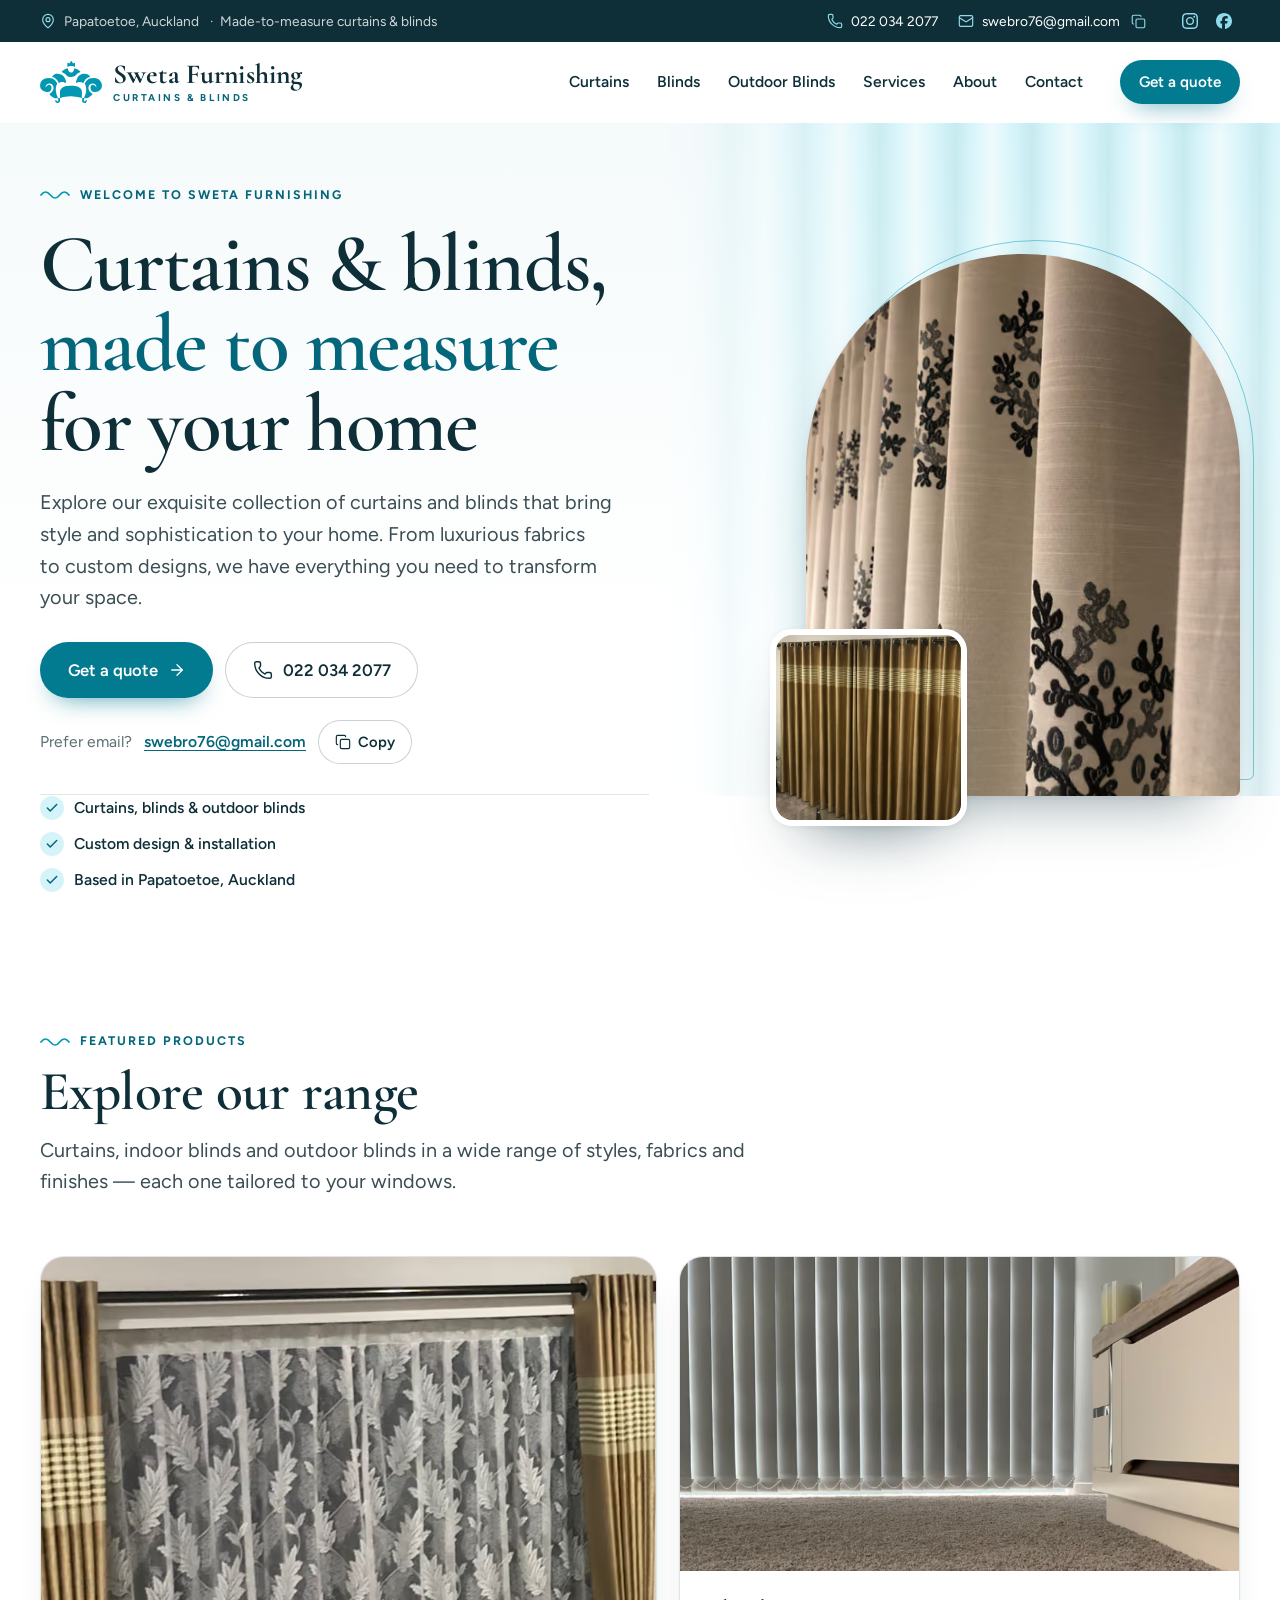
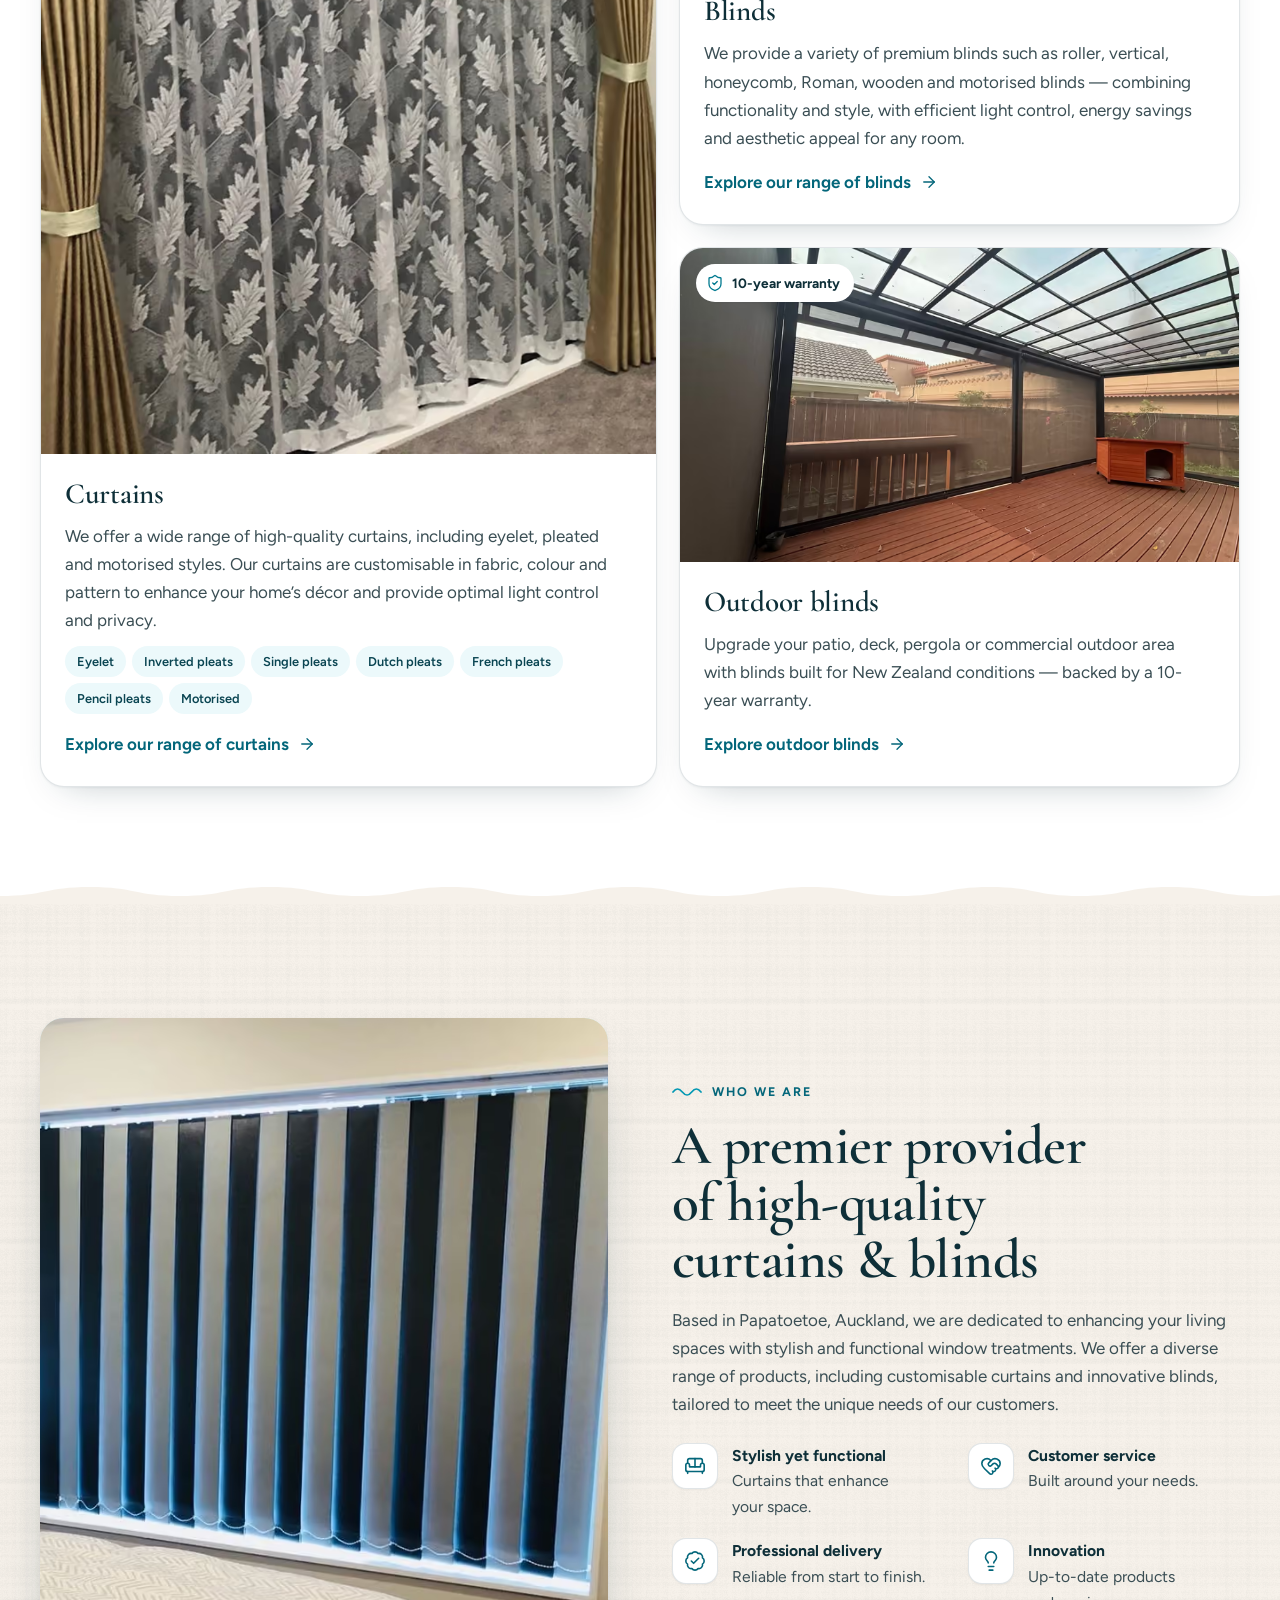
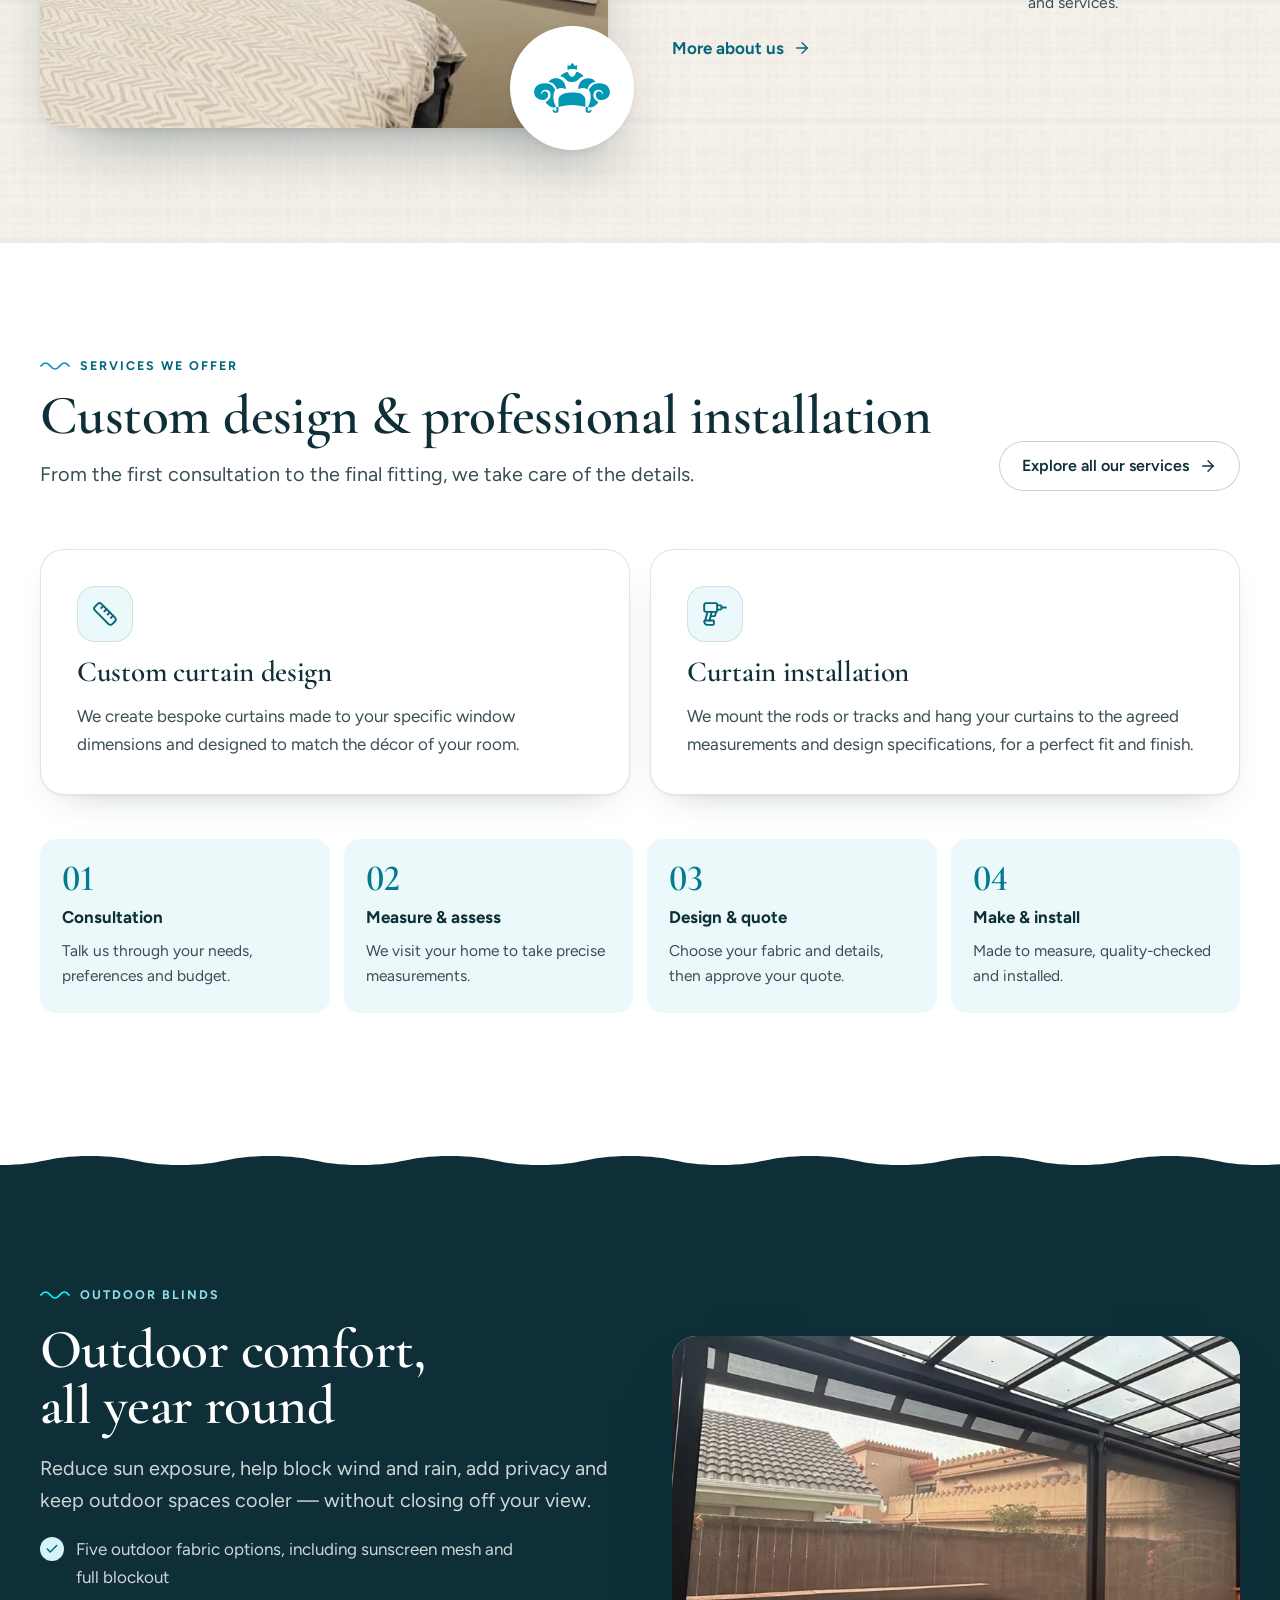
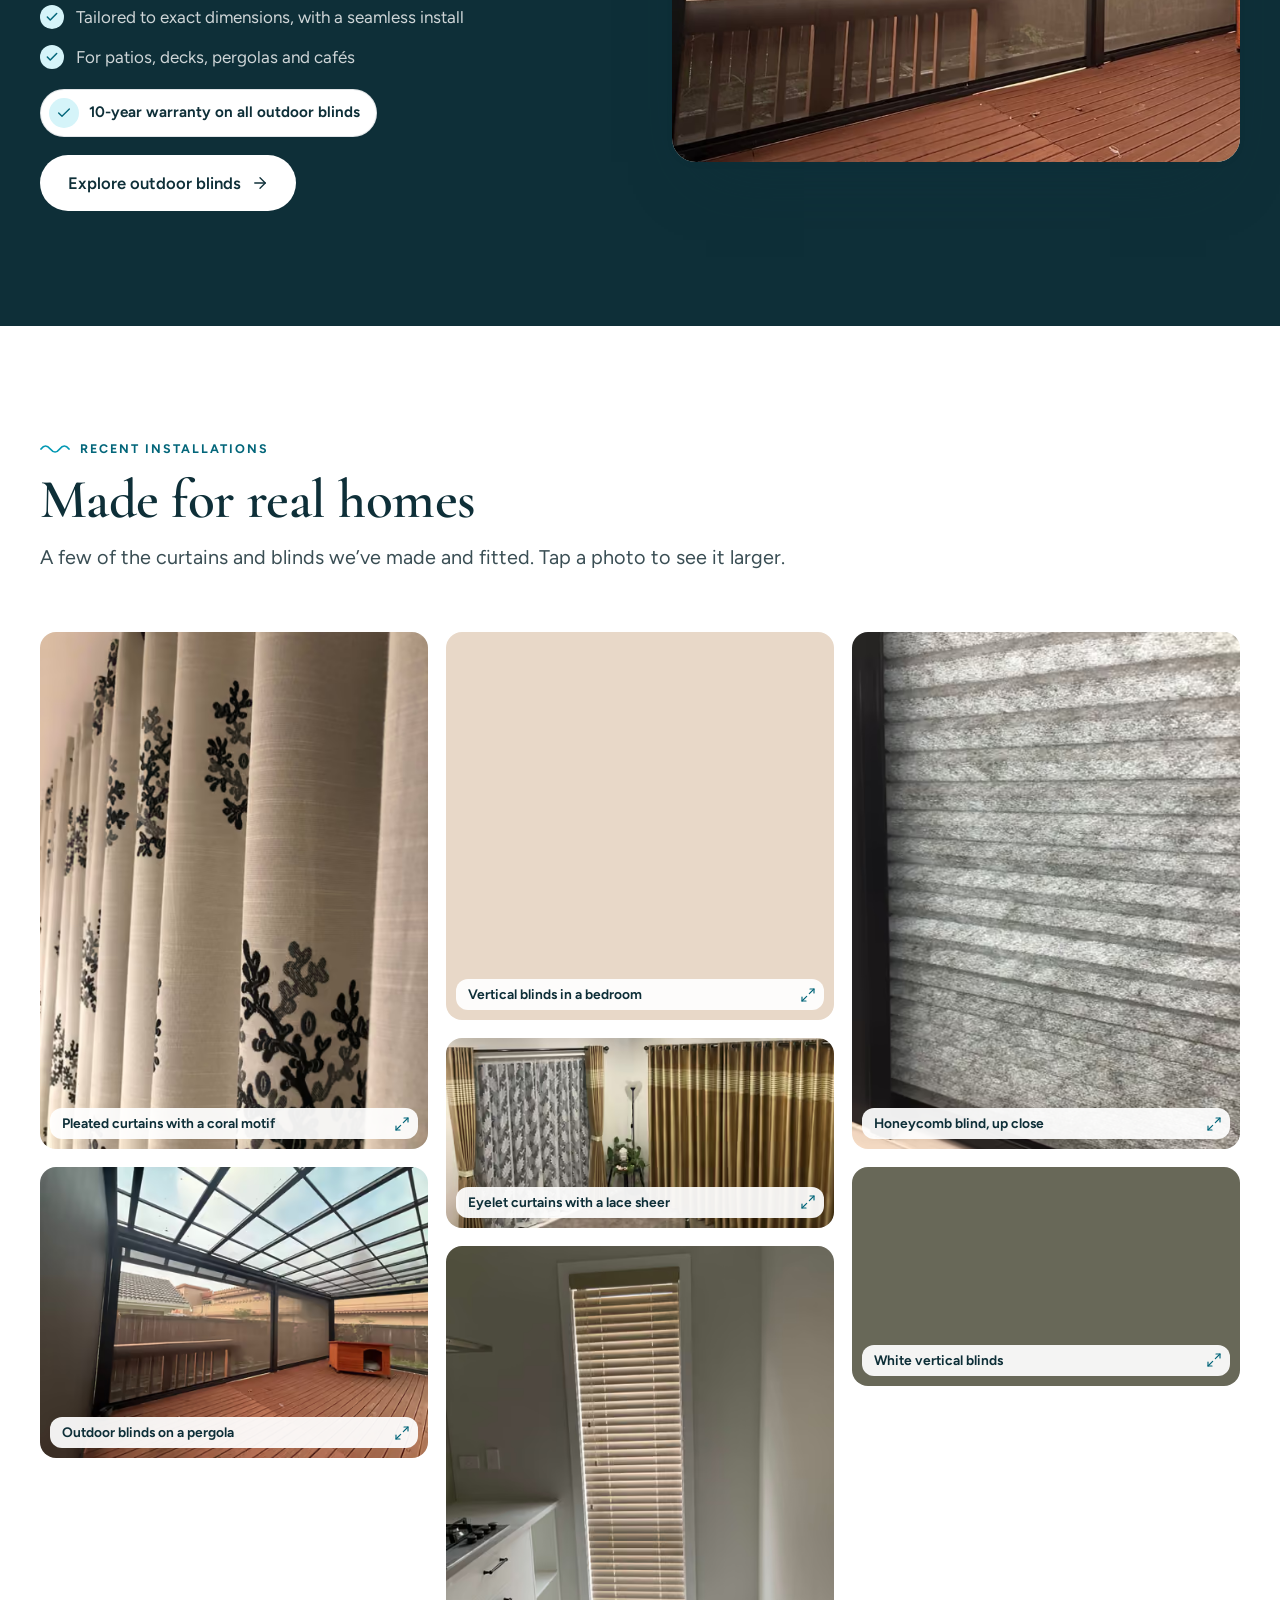
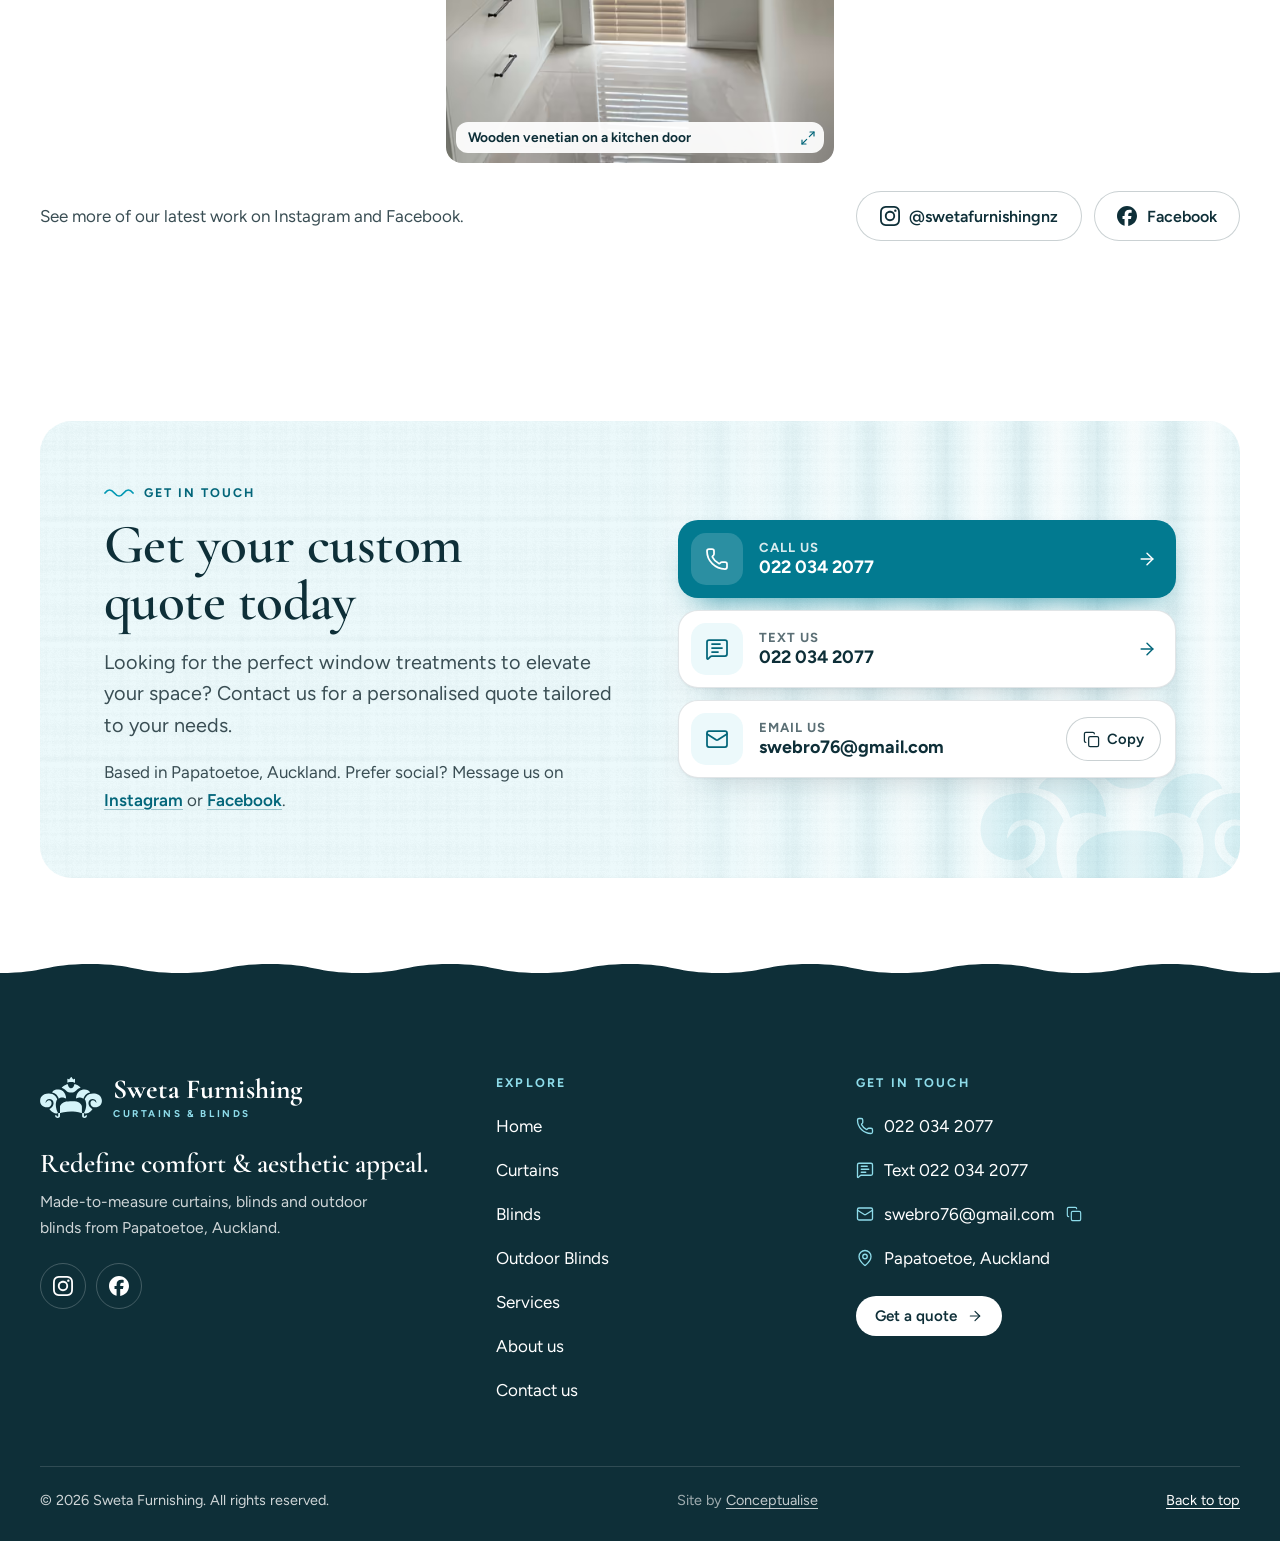
<file: index.html>
<!doctype html>
<html lang="en-NZ">
<head>
  <meta charset="utf-8">
  <meta name="viewport" content="width=device-width, initial-scale=1, viewport-fit=cover">
  <title>Sweta Furnishing — Curtains &amp; Blinds in Papatoetoe, Auckland</title>
  <meta name="description" content="Made-to-measure curtains, blinds and outdoor blinds in Papatoetoe, Auckland. Call or text 022 034 2077 or email Sweta Furnishing for a personalised quote.">
  <link rel="canonical" href="https://www.swetafurnishing.co.nz/">
  <meta name="theme-color" content="#ffffff">
  <meta name="format-detection" content="telephone=no">
  <meta property="og:type" content="website">
  <meta property="og:site_name" content="Sweta Furnishing">
  <meta property="og:title" content="Sweta Furnishing — Curtains &amp; Blinds in Papatoetoe, Auckland">
  <meta property="og:description" content="Made-to-measure curtains, blinds and outdoor blinds in Papatoetoe, Auckland. Call or text 022 034 2077 or email Sweta Furnishing for a personalised quote.">
  <meta property="og:url" content="https://www.swetafurnishing.co.nz/">
  <meta property="og:locale" content="en_NZ">
  <meta property="og:image" content="https://www.swetafurnishing.co.nz/og.jpg">
  <meta property="og:image:width" content="1200">
  <meta property="og:image:height" content="630">
  <meta property="og:image:alt" content="Sweta Furnishing — made-to-measure curtains and blinds in Papatoetoe, Auckland">
  <meta name="twitter:card" content="summary_large_image">
  <link rel="icon" href="/favicon.ico" sizes="48x48">
  <link rel="icon" href="/favicon.svg" type="image/svg+xml">
  <link rel="apple-touch-icon" href="/apple-touch-icon.png">
  <link rel="manifest" href="/site.webmanifest">
  <link rel="preload" href="/fonts/cormorant-garamond-latin-wght-normal.woff2" as="font" type="font/woff2" crossorigin>
  <link rel="preload" href="/fonts/figtree-latin-wght-normal.woff2" as="font" type="font/woff2" crossorigin>
  <link rel="stylesheet" href="/css/site.css">
  <script type="module" src="/js/main.js"></script>
  <script type="speculationrules">{"prerender":[{"where":{"href_matches":"/*"},"eagerness":"moderate"}]}</script>
  <script type="application/ld+json">{"@context":"https://schema.org","@type":"HomeAndConstructionBusiness","@id":"https://www.swetafurnishing.co.nz/#business","name":"Sweta Furnishing","description":"Made-to-measure curtains, blinds and outdoor blinds, based in Papatoetoe, Auckland.","slogan":"Redefine comfort & aesthetic appeal","url":"https://www.swetafurnishing.co.nz/","telephone":"+64220342077","email":"swebro76@gmail.com","image":"https://www.swetafurnishing.co.nz/og.jpg","logo":"https://www.swetafurnishing.co.nz/icon-512.png","address":{"@type":"PostalAddress","addressLocality":"Papatoetoe","addressRegion":"Auckland","addressCountry":"NZ"},"areaServed":{"@type":"City","name":"Auckland"},"sameAs":["https://www.instagram.com/swetafurnishingnz","https://www.facebook.com/swetafurnishingnz"],"hasOfferCatalog":{"@type":"OfferCatalog","name":"Curtains and blinds","itemListElement":[{"@type":"OfferCatalog","name":"Curtains","itemListElement":[{"@type":"Offer","itemOffered":{"@type":"Service","name":"Eyelet curtains"}},{"@type":"Offer","itemOffered":{"@type":"Service","name":"Inverted pleat curtains"}},{"@type":"Offer","itemOffered":{"@type":"Service","name":"Single pleat curtains"}},{"@type":"Offer","itemOffered":{"@type":"Service","name":"Dutch pleat curtains"}},{"@type":"Offer","itemOffered":{"@type":"Service","name":"French pleat curtains"}},{"@type":"Offer","itemOffered":{"@type":"Service","name":"Pencil pleat curtains"}},{"@type":"Offer","itemOffered":{"@type":"Service","name":"Motorised curtains"}}]},{"@type":"OfferCatalog","name":"Blinds","itemListElement":[{"@type":"Offer","itemOffered":{"@type":"Service","name":"Roller blinds"}},{"@type":"Offer","itemOffered":{"@type":"Service","name":"Motorised blinds"}},{"@type":"Offer","itemOffered":{"@type":"Service","name":"Vertical blinds"}},{"@type":"Offer","itemOffered":{"@type":"Service","name":"Honeycomb blinds"}},{"@type":"Offer","itemOffered":{"@type":"Service","name":"Roman headrail systems"}},{"@type":"Offer","itemOffered":{"@type":"Service","name":"Wooden blinds"}},{"@type":"Offer","itemOffered":{"@type":"Service","name":"Aluminium venetian blinds"}},{"@type":"Offer","itemOffered":{"@type":"Service","name":"Venetian blinds"}}]},{"@type":"OfferCatalog","name":"Outdoor blinds","itemListElement":[{"@type":"Offer","itemOffered":{"@type":"Service","name":"Outdoor blinds with a 10-year warranty"}}]},{"@type":"OfferCatalog","name":"Services","itemListElement":[{"@type":"Offer","itemOffered":{"@type":"Service","name":"Custom curtain design"}},{"@type":"Offer","itemOffered":{"@type":"Service","name":"Curtain installation"}}]}]}}</script>
  <script type="application/ld+json">{"@context":"https://schema.org","@type":"WebSite","@id":"https://www.swetafurnishing.co.nz/#website","name":"Sweta Furnishing","url":"https://www.swetafurnishing.co.nz/","inLanguage":"en-NZ","publisher":{"@id":"https://www.swetafurnishing.co.nz/#business"}}</script>
</head>
<body id="top">
<a class="skip-link" href="#main">Skip to content</a>
<div class="topbar">
  <div class="wrap topbar-row">
    <p class="topbar-note"><svg class="icon" width="16" height="16" aria-hidden="true"><use href="/img/icons.svg#map-pin"></use></svg> Papatoetoe, Auckland<span class="topbar-extra"> &nbsp;·&nbsp; Made-to-measure curtains &amp; blinds</span></p>
    <ul class="topbar-links" role="list">
      <li><a href="tel:+64220342077"><svg class="icon" width="16" height="16" aria-hidden="true"><use href="/img/icons.svg#phone"></use></svg> 022 034 2077</a></li>
      <li><a href="mailto:swebro76@gmail.com"><svg class="icon" width="16" height="16" aria-hidden="true"><use href="/img/icons.svg#mail"></use></svg> swebro76@gmail.com</a><button class="copy-mini" type="button" data-copy="swebro76@gmail.com" aria-label="Copy email address"><svg class="icon" width="15" height="15" aria-hidden="true"><use href="/img/icons.svg#copy"></use></svg></button></li>
      <li><a class="topbar-social" href="https://www.instagram.com/swetafurnishingnz" rel="noopener" aria-label="Sweta Furnishing on Instagram"><svg class="icon" width="16" height="16" aria-hidden="true"><use href="/img/icons.svg#instagram"></use></svg></a><a class="topbar-social" href="https://www.facebook.com/swetafurnishingnz" rel="noopener" aria-label="Sweta Furnishing on Facebook"><svg class="icon" width="16" height="16" aria-hidden="true"><use href="/img/icons.svg#facebook"></use></svg></a></li>
    </ul>
  </div>
</div>
<header class="site-header" data-header>
  <div class="wrap header-row">
    <a class="brand" href="/" aria-label="Sweta Furnishing — home">
      <img class="brand-mark" src="/img/logo.svg" width="301" height="200" alt="">
      <span class="brand-text"><span class="brand-name">Sweta Furnishing</span><span class="brand-tag">Curtains &amp; Blinds</span></span>
    </a>
    <nav class="site-nav" id="site-nav" aria-label="Main">
      <ul class="nav-list" role="list">
        <li><a href="/curtains/">Curtains</a></li>
        <li><a href="/blinds/">Blinds</a></li>
        <li><a href="/outdoor-blinds/">Outdoor Blinds</a></li>
        <li><a href="/services/">Services</a></li>
        <li><a href="/about-us/">About</a></li>
        <li><a href="/contact-us/">Contact</a></li>
      </ul>
      <div class="nav-contact">
        <a class="btn btn--primary btn--lg" href="tel:+64220342077"><svg class="icon" width="20" height="20" aria-hidden="true"><use href="/img/icons.svg#phone"></use></svg> Call 022 034 2077</a>
        <a class="btn btn--ghost btn--lg" href="sms:+64220342077?&amp;body=Hi%20Sweta%20Furnishing%2C%20I%E2%80%99d%20like%20a%20quote%20for%20"><svg class="icon" width="20" height="20" aria-hidden="true"><use href="/img/icons.svg#message-square-text"></use></svg> Text us</a>
        <a class="btn btn--ghost btn--lg" href="mailto:swebro76@gmail.com?subject=Quote%20request&amp;body=Hi%20Sweta%20Furnishing%2C%0A%0AI%E2%80%99d%20like%20a%20quote%20for%20(curtains%20%2F%20blinds%20%2F%20outdoor%20blinds)%3A%0A%0ARooms%20and%20number%20of%20windows%3A%0ASuburb%3A%0APhone%3A%0A%0AThanks%2C%0A"><svg class="icon" width="20" height="20" aria-hidden="true"><use href="/img/icons.svg#mail"></use></svg> Email us</a>
        <div class="nav-social">
          <a href="https://www.instagram.com/swetafurnishingnz" rel="noopener" aria-label="Instagram"><svg class="icon" width="20" height="20" aria-hidden="true"><use href="/img/icons.svg#instagram"></use></svg></a>
          <a href="https://www.facebook.com/swetafurnishingnz" rel="noopener" aria-label="Facebook"><svg class="icon" width="20" height="20" aria-hidden="true"><use href="/img/icons.svg#facebook"></use></svg></a>
        </div>
      </div>
    </nav>
    <a class="btn btn--primary btn--sm header-cta" href="/contact-us/">Get a quote</a>
    <button class="nav-toggle" type="button" data-nav-toggle aria-controls="site-nav" aria-expanded="false">
      <span class="sr-only">Open menu</span><span class="burger" aria-hidden="true"><i></i><i></i><i></i></span>
    </button>
  </div>
</header>
<main id="main">
<section class="hero" aria-labelledby="hero-title">
  <div class="wrap hero-grid">
    <div class="hero-copy">
      <p class="eyebrow">Welcome to Sweta Furnishing</p>
      <h1 class="h1" id="hero-title">Curtains &amp; blinds, <em>made to measure</em> for your home</h1>
      <p class="lead">Explore our exquisite collection of curtains and blinds that bring style and sophistication to your home. From luxurious fabrics to custom designs, we have everything you need to transform your space.</p>
      <div class="hero-cta">
        <a class="btn btn--primary btn--lg" href="/contact-us/">Get a quote <svg class="icon arr" width="18" height="18" aria-hidden="true"><use href="/img/icons.svg#arrow-right"></use></svg></a>
        <a class="btn btn--ghost btn--lg" href="tel:+64220342077"><svg class="icon" width="20" height="20" aria-hidden="true"><use href="/img/icons.svg#phone"></use></svg> 022 034 2077</a>
      </div>
      <p class="hero-email">Prefer email? <a href="mailto:swebro76@gmail.com">swebro76@gmail.com</a> <button class="copy-btn" type="button" data-copy="swebro76@gmail.com"><svg class="icon" width="16" height="16" aria-hidden="true"><use href="/img/icons.svg#copy"></use></svg><span data-copy-label>Copy</span></button></p>
      <ul class="hero-points" role="list">
        <li><span class="tick"><svg class="icon" width="14" height="14" aria-hidden="true"><use href="/img/icons.svg#check"></use></svg></span> Curtains, blinds &amp; outdoor blinds</li>
        <li><span class="tick"><svg class="icon" width="14" height="14" aria-hidden="true"><use href="/img/icons.svg#check"></use></svg></span> Custom design &amp; installation</li>
        <li><span class="tick"><svg class="icon" width="14" height="14" aria-hidden="true"><use href="/img/icons.svg#check"></use></svg></span> Based in Papatoetoe, Auckland</li>
      </ul>
    </div>
    <div class="hero-figure">
      <div class="arch">
        <picture>
          <source type="image/avif" srcset="/img/coral-curtains-480.avif 480w, /img/coral-curtains-800.avif 800w, /img/coral-curtains-1200.avif 1200w" sizes="(min-width: 520px) 440px, 84vw">
          <img src="/img/coral-curtains-800.webp" srcset="/img/coral-curtains-480.webp 480w, /img/coral-curtains-800.webp 800w, /img/coral-curtains-1200.webp 1200w" sizes="(min-width: 520px) 440px, 84vw" width="1200" height="1600" alt="Pleated curtains in a pale linen-look fabric with a navy coral-branch pattern" fetchpriority="high" decoding="async" style="background-color:#685848">
        </picture>
      </div>
      <div class="hero-inset">
        <picture>
          <source type="image/avif" srcset="/img/eyelet-curtains-480.avif 480w, /img/eyelet-curtains-800.avif 800w, /img/eyelet-curtains-1200.avif 1200w" sizes="200px">
          <img src="/img/eyelet-curtains-800.webp" srcset="/img/eyelet-curtains-480.webp 480w, /img/eyelet-curtains-800.webp 800w, /img/eyelet-curtains-1200.webp 1200w" sizes="200px" width="1200" height="1200" alt="Gold eyelet curtains with a cream stripe on a chrome rod" loading="lazy" decoding="async" style="background-color:#483818">
        </picture>
      </div>
    </div>
  </div>
</section>

<section class="section" id="range" aria-labelledby="range-title">
  <div class="wrap">
    <header class="section-head" data-reveal>
      <p class="eyebrow">Featured products</p>
      <h2 class="h2" id="range-title">Explore our range</h2>
      <p class="lead">Curtains, indoor blinds and outdoor blinds in a wide range of styles, fabrics and finishes — each one tailored to your windows.</p>
    </header>
    <div class="range-grid" data-reveal-stagger>
      <article class="range-card range-card--tall" data-reveal>
        <div class="range-media">
          <picture>
            <source type="image/avif" srcset="/img/lace-and-eyelet-480.avif 480w, /img/lace-and-eyelet-800.avif 800w, /img/lace-and-eyelet-1200.avif 1200w" sizes="(min-width: 900px) 600px, 92vw">
            <img src="/img/lace-and-eyelet-800.webp" srcset="/img/lace-and-eyelet-480.webp 480w, /img/lace-and-eyelet-800.webp 800w, /img/lace-and-eyelet-1200.webp 1200w" sizes="(min-width: 900px) 600px, 92vw" width="1200" height="1499" alt="Leaf-pattern lace sheer framed by gold eyelet curtains with tiebacks" loading="lazy" decoding="async" style="background-color:#585858">
          </picture>
        </div>
        <div class="range-body">
          <h3 class="h3"><a href="/curtains/">Curtains</a></h3>
          <p>We offer a wide range of high-quality curtains, including eyelet, pleated and motorised styles. Our curtains are customisable in fabric, colour and pattern to enhance your home’s décor and provide optimal light control and privacy.</p>
          <ul class="range-styles" role="list"><li>Eyelet</li><li>Inverted pleats</li><li>Single pleats</li><li>Dutch pleats</li><li>French pleats</li><li>Pencil pleats</li><li>Motorised</li></ul>
          <span class="link-arrow range-more">Explore our range of curtains <svg class="icon" width="18" height="18" aria-hidden="true"><use href="/img/icons.svg#arrow-right"></use></svg></span>
        </div>
      </article>
      <article class="range-card" data-reveal>
        <div class="range-media">
          <picture>
            <source type="image/avif" srcset="/img/vertical-blinds-white-480.avif 480w, /img/vertical-blinds-white-800.avif 800w, /img/vertical-blinds-white-1200.avif 1200w, /img/vertical-blinds-white-1600.avif 1600w" sizes="(min-width: 900px) 540px, 92vw">
            <img src="/img/vertical-blinds-white-800.webp" srcset="/img/vertical-blinds-white-480.webp 480w, /img/vertical-blinds-white-800.webp 800w, /img/vertical-blinds-white-1200.webp 1200w, /img/vertical-blinds-white-1600.webp 1600w" sizes="(min-width: 900px) 540px, 92vw" width="1600" height="900" alt="White vertical blinds filtering daylight in a carpeted room" loading="lazy" decoding="async" style="background-color:#686858">
          </picture>
        </div>
        <div class="range-body">
          <h3 class="h3"><a href="/blinds/">Blinds</a></h3>
          <p>We provide a variety of premium blinds such as roller, vertical, honeycomb, Roman, wooden and motorised blinds — combining functionality and style, with efficient light control, energy savings and aesthetic appeal for any room.</p>
          <span class="link-arrow range-more">Explore our range of blinds <svg class="icon" width="18" height="18" aria-hidden="true"><use href="/img/icons.svg#arrow-right"></use></svg></span>
        </div>
      </article>
      <article class="range-card" data-reveal>
        <div class="range-media">
          <picture>
            <source type="image/avif" srcset="/img/outdoor-pergola-480.avif 480w, /img/outdoor-pergola-800.avif 800w, /img/outdoor-pergola-1200.avif 1200w, /img/outdoor-pergola-1600.avif 1600w" sizes="(min-width: 900px) 540px, 92vw">
            <img src="/img/outdoor-pergola-800.webp" srcset="/img/outdoor-pergola-480.webp 480w, /img/outdoor-pergola-800.webp 800w, /img/outdoor-pergola-1200.webp 1200w, /img/outdoor-pergola-1600.webp 1600w" sizes="(min-width: 900px) 540px, 92vw" width="1600" height="1000" alt="Outdoor mesh blinds enclosing a deck under a glass-roofed pergola" loading="lazy" decoding="async" style="background-color:#585858">
          </picture>
          <span class="badge"><svg class="icon" width="18" height="18" aria-hidden="true"><use href="/img/icons.svg#shield-check"></use></svg> 10-year warranty</span>
        </div>
        <div class="range-body">
          <h3 class="h3"><a href="/outdoor-blinds/">Outdoor blinds</a></h3>
          <p>Upgrade your patio, deck, pergola or commercial outdoor area with blinds built for New Zealand conditions — backed by a 10-year warranty.</p>
          <span class="link-arrow range-more">Explore outdoor blinds <svg class="icon" width="18" height="18" aria-hidden="true"><use href="/img/icons.svg#arrow-right"></use></svg></span>
        </div>
      </article>
    </div>
  </div>
</section>

<section class="section section--linen wave-top" id="who-we-are" aria-labelledby="who-title">
  <div class="wrap split">
    <div class="split-media" data-reveal>
      <div class="frame frame--tall">
        <picture>
          <source type="image/avif" srcset="/img/vertical-blinds-bedroom-480.avif 480w, /img/vertical-blinds-bedroom-800.avif 800w, /img/vertical-blinds-bedroom-900.avif 900w" sizes="(min-width: 960px) 560px, 92vw">
          <img src="/img/vertical-blinds-bedroom-800.webp" srcset="/img/vertical-blinds-bedroom-480.webp 480w, /img/vertical-blinds-bedroom-800.webp 800w, /img/vertical-blinds-bedroom-900.webp 900w" sizes="(min-width: 960px) 560px, 92vw" width="900" height="900" alt="Black and white vertical blinds on a large bedroom window" loading="lazy" decoding="async" style="background-color:#e8d8c8">
        </picture>
      </div>
      <div class="seal"><img src="/img/logo.svg" width="301" height="200" alt=""></div>
    </div>
    <div class="split-copy" data-reveal>
      <p class="eyebrow">Who we are</p>
      <h2 class="h2" id="who-title">A premier provider of high-quality curtains &amp; blinds</h2>
      <p>Based in Papatoetoe, Auckland, we are dedicated to enhancing your living spaces with stylish and functional window treatments. We offer a diverse range of products, including customisable curtains and innovative blinds, tailored to meet the unique needs of our customers.</p>
      <ul class="mini-list mini-list--2" role="list">
        <li><span class="icon-chip"><svg class="icon" width="20" height="20" aria-hidden="true"><use href="/img/icons.svg#sofa"></use></svg></span><span><strong>Stylish yet functional</strong>Curtains that enhance your space.</span></li>
        <li><span class="icon-chip"><svg class="icon" width="20" height="20" aria-hidden="true"><use href="/img/icons.svg#heart-handshake"></use></svg></span><span><strong>Customer service</strong>Built around your needs.</span></li>
        <li><span class="icon-chip"><svg class="icon" width="20" height="20" aria-hidden="true"><use href="/img/icons.svg#badge-check"></use></svg></span><span><strong>Professional delivery</strong>Reliable from start to finish.</span></li>
        <li><span class="icon-chip"><svg class="icon" width="20" height="20" aria-hidden="true"><use href="/img/icons.svg#lightbulb"></use></svg></span><span><strong>Innovation</strong>Up-to-date products and services.</span></li>
      </ul>
      <a class="link-arrow" href="/about-us/">More about us <svg class="icon" width="18" height="18" aria-hidden="true"><use href="/img/icons.svg#arrow-right"></use></svg></a>
    </div>
  </div>
</section>

<section class="section" id="services" aria-labelledby="services-title">
  <div class="wrap">
    <header class="section-head section-head--row" data-reveal>
      <p class="eyebrow">Services we offer</p>
      <h2 class="h2" id="services-title">Custom design &amp; professional installation</h2>
      <p class="lead">From the first consultation to the final fitting, we take care of the details.</p>
      <div class="section-head-aside"><a class="btn btn--ghost" href="/services/">Explore all our services <svg class="icon arr" width="18" height="18" aria-hidden="true"><use href="/img/icons.svg#arrow-right"></use></svg></a></div>
    </header>
    <div class="service-grid" data-reveal-stagger>
      <article class="service-card" data-reveal>
        <span class="icon-chip"><svg class="icon" width="20" height="20" aria-hidden="true"><use href="/img/icons.svg#ruler"></use></svg></span>
        <h3 class="h3">Custom curtain design</h3>
        <p>We create bespoke curtains made to your specific window dimensions and designed to match the décor of your room.</p>
      </article>
      <article class="service-card" data-reveal>
        <span class="icon-chip"><svg class="icon" width="20" height="20" aria-hidden="true"><use href="/img/icons.svg#drill"></use></svg></span>
        <h3 class="h3">Curtain installation</h3>
        <p>We mount the rods or tracks and hang your curtains to the agreed measurements and design specifications, for a perfect fit and finish.</p>
      </article>
    </div>
    <ol class="mini-steps" role="list" data-reveal-stagger>
      <li data-reveal><span class="n">01</span><strong>Consultation</strong><p>Talk us through your needs, preferences and budget.</p></li>
      <li data-reveal><span class="n">02</span><strong>Measure &amp; assess</strong><p>We visit your home to take precise measurements.</p></li>
      <li data-reveal><span class="n">03</span><strong>Design &amp; quote</strong><p>Choose your fabric and details, then approve your quote.</p></li>
      <li data-reveal><span class="n">04</span><strong>Make &amp; install</strong><p>Made to measure, quality-checked and installed.</p></li>
    </ol>
  </div>
</section>

<section class="section section--ink wave-top" id="outdoor" aria-labelledby="outdoor-title">
  <div class="wrap split">
    <div class="split-copy" data-reveal>
      <p class="eyebrow">Outdoor blinds</p>
      <h2 class="h2" id="outdoor-title">Outdoor comfort, all year round</h2>
      <p class="lead">Reduce sun exposure, help block wind and rain, add privacy and keep outdoor spaces cooler — without closing off your view.</p>
      <ul class="checklist" role="list">
        <li><span class="tick"><svg class="icon" width="14" height="14" aria-hidden="true"><use href="/img/icons.svg#check"></use></svg></span> Five outdoor fabric options, including sunscreen mesh and full blockout</li>
        <li><span class="tick"><svg class="icon" width="14" height="14" aria-hidden="true"><use href="/img/icons.svg#check"></use></svg></span> Tailored to exact dimensions, with a seamless install</li>
        <li><span class="tick"><svg class="icon" width="14" height="14" aria-hidden="true"><use href="/img/icons.svg#check"></use></svg></span> For patios, decks, pergolas and cafés</li>
      </ul>
      <p class="hero-chip"><span class="tick"><svg class="icon" width="14" height="14" aria-hidden="true"><use href="/img/icons.svg#check"></use></svg></span> 10-year warranty on all outdoor blinds</p>
      <div class="btn-row">
        <a class="btn btn--light btn--lg" href="/outdoor-blinds/">Explore outdoor blinds <svg class="icon arr" width="18" height="18" aria-hidden="true"><use href="/img/icons.svg#arrow-right"></use></svg></a>
      </div>
    </div>
    <div class="split-media" data-reveal>
      <div class="frame frame--wide">
        <picture>
          <source type="image/avif" srcset="/img/outdoor-mesh-480.avif 480w, /img/outdoor-mesh-800.avif 800w, /img/outdoor-mesh-1173.avif 1173w" sizes="(min-width: 960px) 560px, 92vw">
          <img src="/img/outdoor-mesh-800.webp" srcset="/img/outdoor-mesh-480.webp 480w, /img/outdoor-mesh-800.webp 800w, /img/outdoor-mesh-1173.webp 1173w" sizes="(min-width: 960px) 560px, 92vw" width="1173" height="880" alt="Sunscreen mesh outdoor blinds lowered around a timber deck" loading="lazy" decoding="async" style="background-color:#685848">
        </picture>
      </div>
    </div>
  </div>
</section>

<section class="section" id="work" aria-labelledby="work-title">
  <div class="wrap">
    <header class="section-head" data-reveal>
      <p class="eyebrow">Recent installations</p>
      <h2 class="h2" id="work-title">Made for real homes</h2>
      <p class="lead">A few of the curtains and blinds we’ve made and fitted. Tap a photo to see it larger.</p>
    </header>
    <div class="gallery">
      <a href="/img/coral-curtains-1200.webp" data-lightbox="work" data-caption="Pleated curtains with a coral motif">
        <picture>
          <source type="image/avif" srcset="/img/coral-curtains-480.avif 480w, /img/coral-curtains-800.avif 800w, /img/coral-curtains-1200.avif 1200w" sizes="(min-width: 900px) 390px, 46vw">
          <img src="/img/coral-curtains-800.webp" srcset="/img/coral-curtains-480.webp 480w, /img/coral-curtains-800.webp 800w, /img/coral-curtains-1200.webp 1200w" sizes="(min-width: 900px) 390px, 46vw" width="1200" height="1600" alt="Pleated curtains in a pale linen-look fabric with a navy coral-branch pattern" loading="lazy" decoding="async" style="background-color:#685848">
        </picture>
        <span class="gallery-cap"><span class="gallery-cap-text">Pleated curtains with a coral motif</span> <svg class="icon" width="16" height="16" aria-hidden="true"><use href="/img/icons.svg#maximize-2"></use></svg></span>
      </a>
      <a href="/img/outdoor-pergola-full-1200.webp" data-lightbox="work" data-caption="Outdoor blinds on a pergola">
        <picture>
          <source type="image/avif" srcset="/img/outdoor-pergola-full-480.avif 480w, /img/outdoor-pergola-full-800.avif 800w, /img/outdoor-pergola-full-1200.avif 1200w, /img/outdoor-pergola-full-1600.avif 1600w" sizes="(min-width: 900px) 390px, 46vw">
          <img src="/img/outdoor-pergola-full-800.webp" srcset="/img/outdoor-pergola-full-480.webp 480w, /img/outdoor-pergola-full-800.webp 800w, /img/outdoor-pergola-full-1200.webp 1200w, /img/outdoor-pergola-full-1600.webp 1600w" sizes="(min-width: 900px) 390px, 46vw" width="1600" height="1200" alt="Outdoor mesh blinds enclosing a deck under a glass-roofed pergola" loading="lazy" decoding="async" style="background-color:#d8e8e8">
        </picture>
        <span class="gallery-cap"><span class="gallery-cap-text">Outdoor blinds on a pergola</span> <svg class="icon" width="16" height="16" aria-hidden="true"><use href="/img/icons.svg#maximize-2"></use></svg></span>
      </a>
      <a href="/img/vertical-blinds-bedroom-900.webp" data-lightbox="work" data-caption="Vertical blinds in a bedroom">
        <picture>
          <source type="image/avif" srcset="/img/vertical-blinds-bedroom-480.avif 480w, /img/vertical-blinds-bedroom-800.avif 800w, /img/vertical-blinds-bedroom-900.avif 900w" sizes="(min-width: 900px) 390px, 46vw">
          <img src="/img/vertical-blinds-bedroom-800.webp" srcset="/img/vertical-blinds-bedroom-480.webp 480w, /img/vertical-blinds-bedroom-800.webp 800w, /img/vertical-blinds-bedroom-900.webp 900w" sizes="(min-width: 900px) 390px, 46vw" width="900" height="900" alt="Black and white vertical blinds on a large bedroom window" loading="lazy" decoding="async" style="background-color:#e8d8c8">
        </picture>
        <span class="gallery-cap"><span class="gallery-cap-text">Vertical blinds in a bedroom</span> <svg class="icon" width="16" height="16" aria-hidden="true"><use href="/img/icons.svg#maximize-2"></use></svg></span>
      </a>
      <a href="/img/living-room-curtains-1600.webp" data-lightbox="work" data-caption="Eyelet curtains with a lace sheer">
        <picture>
          <source type="image/avif" srcset="/img/living-room-curtains-480.avif 480w, /img/living-room-curtains-800.avif 800w, /img/living-room-curtains-1200.avif 1200w, /img/living-room-curtains-1600.avif 1600w" sizes="(min-width: 900px) 390px, 46vw">
          <img src="/img/living-room-curtains-800.webp" srcset="/img/living-room-curtains-480.webp 480w, /img/living-room-curtains-800.webp 800w, /img/living-room-curtains-1200.webp 1200w, /img/living-room-curtains-1600.webp 1600w" sizes="(min-width: 900px) 390px, 46vw" width="1600" height="783" alt="Living room with gold striped eyelet curtains and a leaf-pattern lace sheer" loading="lazy" decoding="async" style="background-color:#483818">
        </picture>
        <span class="gallery-cap"><span class="gallery-cap-text">Eyelet curtains with a lace sheer</span> <svg class="icon" width="16" height="16" aria-hidden="true"><use href="/img/icons.svg#maximize-2"></use></svg></span>
      </a>
      <a href="/img/wooden-blind-tall-1200.webp" data-lightbox="work" data-caption="Wooden venetian on a kitchen door">
        <picture>
          <source type="image/avif" srcset="/img/wooden-blind-tall-480.avif 480w, /img/wooden-blind-tall-800.avif 800w, /img/wooden-blind-tall-1200.avif 1200w" sizes="(min-width: 900px) 390px, 46vw">
          <img src="/img/wooden-blind-tall-800.webp" srcset="/img/wooden-blind-tall-480.webp 480w, /img/wooden-blind-tall-800.webp 800w, /img/wooden-blind-tall-1200.webp 1200w" sizes="(min-width: 900px) 390px, 46vw" width="1200" height="1600" alt="Wooden venetian blind on a tall door beside a white kitchen" loading="lazy" decoding="async" style="background-color:#484838">
        </picture>
        <span class="gallery-cap"><span class="gallery-cap-text">Wooden venetian on a kitchen door</span> <svg class="icon" width="16" height="16" aria-hidden="true"><use href="/img/icons.svg#maximize-2"></use></svg></span>
      </a>
      <a href="/img/honeycomb-blind-tall-800.webp" data-lightbox="work" data-caption="Honeycomb blind, up close">
        <picture>
          <source type="image/avif" srcset="/img/honeycomb-blind-tall-480.avif 480w, /img/honeycomb-blind-tall-800.avif 800w, /img/honeycomb-blind-tall-1200.avif 1200w" sizes="(min-width: 900px) 390px, 46vw">
          <img src="/img/honeycomb-blind-tall-800.webp" srcset="/img/honeycomb-blind-tall-480.webp 480w, /img/honeycomb-blind-tall-800.webp 800w, /img/honeycomb-blind-tall-1200.webp 1200w" sizes="(min-width: 900px) 390px, 46vw" width="1200" height="1600" alt="Close-up of a grey honeycomb blind fitted inside a window frame" loading="lazy" decoding="async" style="background-color:#181818">
        </picture>
        <span class="gallery-cap"><span class="gallery-cap-text">Honeycomb blind, up close</span> <svg class="icon" width="16" height="16" aria-hidden="true"><use href="/img/icons.svg#maximize-2"></use></svg></span>
      </a>
      <a href="/img/vertical-blinds-white-1600.webp" data-lightbox="work" data-caption="White vertical blinds">
        <picture>
          <source type="image/avif" srcset="/img/vertical-blinds-white-480.avif 480w, /img/vertical-blinds-white-800.avif 800w, /img/vertical-blinds-white-1200.avif 1200w, /img/vertical-blinds-white-1600.avif 1600w" sizes="(min-width: 900px) 390px, 46vw">
          <img src="/img/vertical-blinds-white-800.webp" srcset="/img/vertical-blinds-white-480.webp 480w, /img/vertical-blinds-white-800.webp 800w, /img/vertical-blinds-white-1200.webp 1200w, /img/vertical-blinds-white-1600.webp 1600w" sizes="(min-width: 900px) 390px, 46vw" width="1600" height="900" alt="White vertical blinds filtering daylight in a carpeted room" loading="lazy" decoding="async" style="background-color:#686858">
        </picture>
        <span class="gallery-cap"><span class="gallery-cap-text">White vertical blinds</span> <svg class="icon" width="16" height="16" aria-hidden="true"><use href="/img/icons.svg#maximize-2"></use></svg></span>
      </a>
    </div>
    <div class="gallery-foot">
      <p>See more of our latest work on Instagram and Facebook.</p>
      <div class="btn-row">
        <a class="btn btn--ghost" href="https://www.instagram.com/swetafurnishingnz" rel="noopener"><svg class="icon" width="20" height="20" aria-hidden="true"><use href="/img/icons.svg#instagram"></use></svg> @swetafurnishingnz</a>
        <a class="btn btn--ghost" href="https://www.facebook.com/swetafurnishingnz" rel="noopener"><svg class="icon" width="20" height="20" aria-hidden="true"><use href="/img/icons.svg#facebook"></use></svg> Facebook</a>
      </div>
    </div>
  </div>
</section>

<section class="section cta-section" aria-labelledby="cta-title">
  <div class="wrap">
    <div class="cta" data-reveal>
      <img class="cta-watermark" src="/img/logo.svg" width="301" height="200" alt="">
      <div class="cta-copy">
        <p class="eyebrow">Get in touch</p>
        <h2 class="h2" id="cta-title">Get your custom quote today</h2>
        <p class="lead">Looking for the perfect window treatments to elevate your space? Contact us for a personalised quote tailored to your needs.</p>
        <p>Based in Papatoetoe, Auckland. Prefer social? Message us on <a class="link" href="https://www.instagram.com/swetafurnishingnz" rel="noopener">Instagram</a> or <a class="link" href="https://www.facebook.com/swetafurnishingnz" rel="noopener">Facebook</a>.</p>
      </div>
      <div class="cta-actions">
        <a class="action action--primary" href="tel:+64220342077">
          <span class="action-icon"><svg class="icon" width="24" height="24" aria-hidden="true"><use href="/img/icons.svg#phone"></use></svg></span>
          <span class="action-text"><span class="action-label">Call us</span><span class="action-value">022 034 2077</span></span>
          <svg class="icon arr" width="20" height="20" aria-hidden="true"><use href="/img/icons.svg#arrow-right"></use></svg>
        </a>
        <a class="action" href="sms:+64220342077?&amp;body=Hi%20Sweta%20Furnishing%2C%20I%E2%80%99d%20like%20a%20quote%20for%20">
          <span class="action-icon"><svg class="icon" width="24" height="24" aria-hidden="true"><use href="/img/icons.svg#message-square-text"></use></svg></span>
          <span class="action-text"><span class="action-label">Text us</span><span class="action-value">022 034 2077</span></span>
          <svg class="icon arr" width="20" height="20" aria-hidden="true"><use href="/img/icons.svg#arrow-right"></use></svg>
        </a>
        <div class="action action--email">
          <a class="action-link" href="mailto:swebro76@gmail.com?subject=Quote%20request&amp;body=Hi%20Sweta%20Furnishing%2C%0A%0AI%E2%80%99d%20like%20a%20quote%20for%20(curtains%20%2F%20blinds%20%2F%20outdoor%20blinds)%3A%0A%0ARooms%20and%20number%20of%20windows%3A%0ASuburb%3A%0APhone%3A%0A%0AThanks%2C%0A">
            <span class="action-icon"><svg class="icon" width="24" height="24" aria-hidden="true"><use href="/img/icons.svg#mail"></use></svg></span>
            <span class="action-text"><span class="action-label">Email us</span><span class="action-value">swebro76@gmail.com</span></span>
          </a>
          <button class="copy-btn" type="button" data-copy="swebro76@gmail.com"><svg class="icon" width="17" height="17" aria-hidden="true"><use href="/img/icons.svg#copy"></use></svg><span data-copy-label>Copy</span></button>
        </div>
      </div>
    </div>
  </div>
</section>
</main>
<footer class="site-footer wave-top">
  <div class="wrap footer-grid">
    <div class="footer-brand">
      <a class="brand brand--light" href="/" aria-label="Sweta Furnishing — home">
        <img class="brand-mark" src="/img/logo-light.svg" width="301" height="200" alt="">
        <span class="brand-text"><span class="brand-name">Sweta Furnishing</span><span class="brand-tag">Curtains &amp; Blinds</span></span>
      </a>
      <p class="footer-slogan">Redefine comfort &amp; aesthetic appeal.</p>
      <p class="footer-blurb">Made-to-measure curtains, blinds and outdoor blinds from Papatoetoe, Auckland.</p>
      <ul class="socials" role="list">
        <li><a href="https://www.instagram.com/swetafurnishingnz" rel="noopener" aria-label="Sweta Furnishing on Instagram"><svg class="icon" width="20" height="20" aria-hidden="true"><use href="/img/icons.svg#instagram"></use></svg></a></li>
        <li><a href="https://www.facebook.com/swetafurnishingnz" rel="noopener" aria-label="Sweta Furnishing on Facebook"><svg class="icon" width="20" height="20" aria-hidden="true"><use href="/img/icons.svg#facebook"></use></svg></a></li>
      </ul>
    </div>
    <nav class="footer-col" aria-label="Footer">
      <h2 class="footer-title">Explore</h2>
      <ul role="list">
        <li><a href="/">Home</a></li>
        <li><a href="/curtains/">Curtains</a></li>
        <li><a href="/blinds/">Blinds</a></li>
        <li><a href="/outdoor-blinds/">Outdoor Blinds</a></li>
        <li><a href="/services/">Services</a></li>
        <li><a href="/about-us/">About us</a></li>
        <li><a href="/contact-us/">Contact us</a></li>
      </ul>
    </nav>
    <div class="footer-col">
      <h2 class="footer-title">Get in touch</h2>
      <ul class="footer-contact" role="list">
        <li><a href="tel:+64220342077"><svg class="icon" width="18" height="18" aria-hidden="true"><use href="/img/icons.svg#phone"></use></svg> 022 034 2077</a></li>
        <li><a href="sms:+64220342077?&amp;body=Hi%20Sweta%20Furnishing%2C%20I%E2%80%99d%20like%20a%20quote%20for%20"><svg class="icon" width="18" height="18" aria-hidden="true"><use href="/img/icons.svg#message-square-text"></use></svg> Text 022 034 2077</a></li>
        <li><a href="mailto:swebro76@gmail.com"><svg class="icon" width="18" height="18" aria-hidden="true"><use href="/img/icons.svg#mail"></use></svg> swebro76@gmail.com</a><button class="copy-mini" type="button" data-copy="swebro76@gmail.com" aria-label="Copy email address"><svg class="icon" width="16" height="16" aria-hidden="true"><use href="/img/icons.svg#copy"></use></svg></button></li>
        <li><span><svg class="icon" width="18" height="18" aria-hidden="true"><use href="/img/icons.svg#map-pin"></use></svg> Papatoetoe, Auckland</span></li>
      </ul>
      <a class="btn btn--light btn--sm" href="/contact-us/">Get a quote <svg class="icon arr" width="16" height="16" aria-hidden="true"><use href="/img/icons.svg#arrow-right"></use></svg></a>
    </div>
  </div>
  <div class="wrap footer-bottom">
    <p>© <span data-year>2026</span> Sweta Furnishing. All rights reserved.</p>
    <p class="footer-credit">Site by <a href="https://www.conceptualise.co.nz/" rel="noopener">Conceptualise</a></p>
    <p><a href="#top">Back to top</a></p>
  </div>
  <p class="sr-only" id="copy-status" aria-live="polite"></p>
</footer>
<nav class="mobile-bar" aria-label="Quick contact">
  <a class="mb-primary" href="tel:+64220342077"><svg class="icon" width="20" height="20" aria-hidden="true"><use href="/img/icons.svg#phone"></use></svg> Call</a>
  <a href="sms:+64220342077?&amp;body=Hi%20Sweta%20Furnishing%2C%20I%E2%80%99d%20like%20a%20quote%20for%20"><svg class="icon" width="20" height="20" aria-hidden="true"><use href="/img/icons.svg#message-square-text"></use></svg> Text</a>
  <a href="mailto:swebro76@gmail.com?subject=Quote%20request&amp;body=Hi%20Sweta%20Furnishing%2C%0A%0AI%E2%80%99d%20like%20a%20quote%20for%20(curtains%20%2F%20blinds%20%2F%20outdoor%20blinds)%3A%0A%0ARooms%20and%20number%20of%20windows%3A%0ASuburb%3A%0APhone%3A%0A%0AThanks%2C%0A"><svg class="icon" width="20" height="20" aria-hidden="true"><use href="/img/icons.svg#mail"></use></svg> Email</a>
</nav>
</body>
</html>
</file>
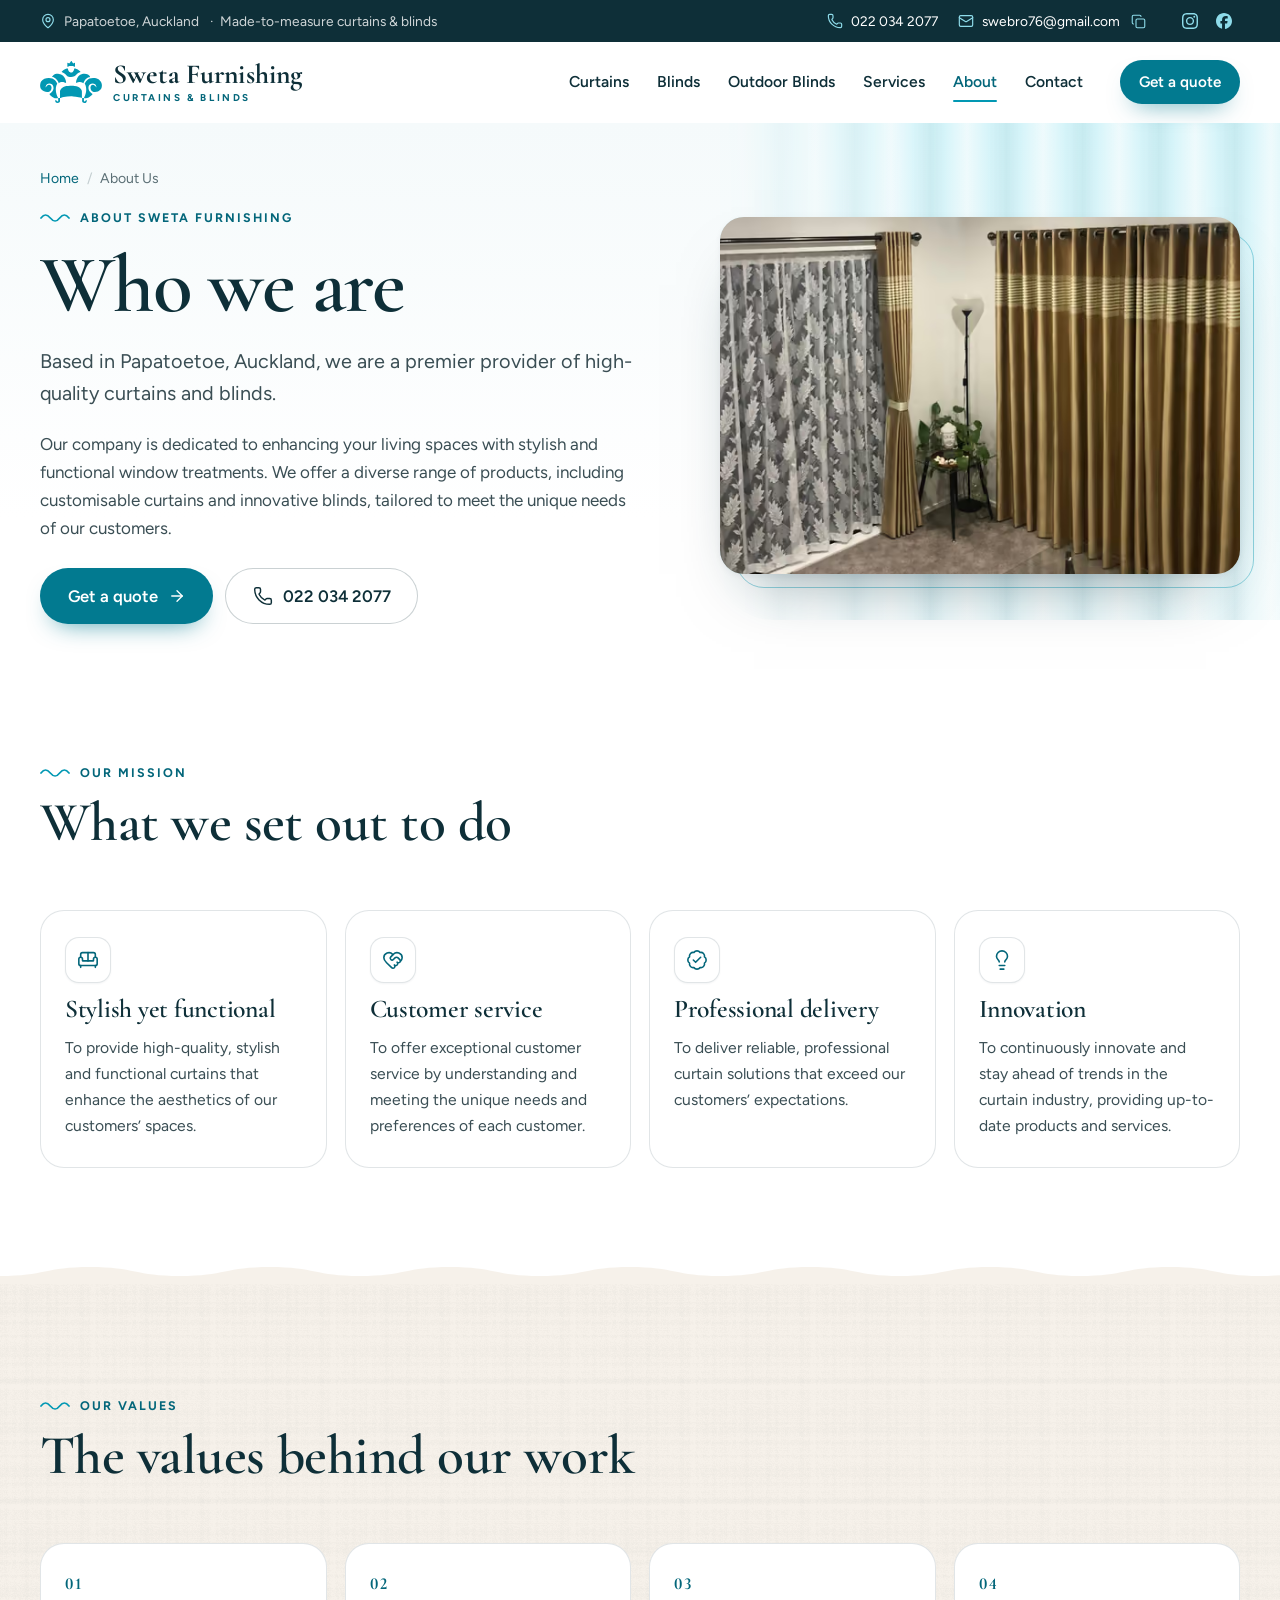
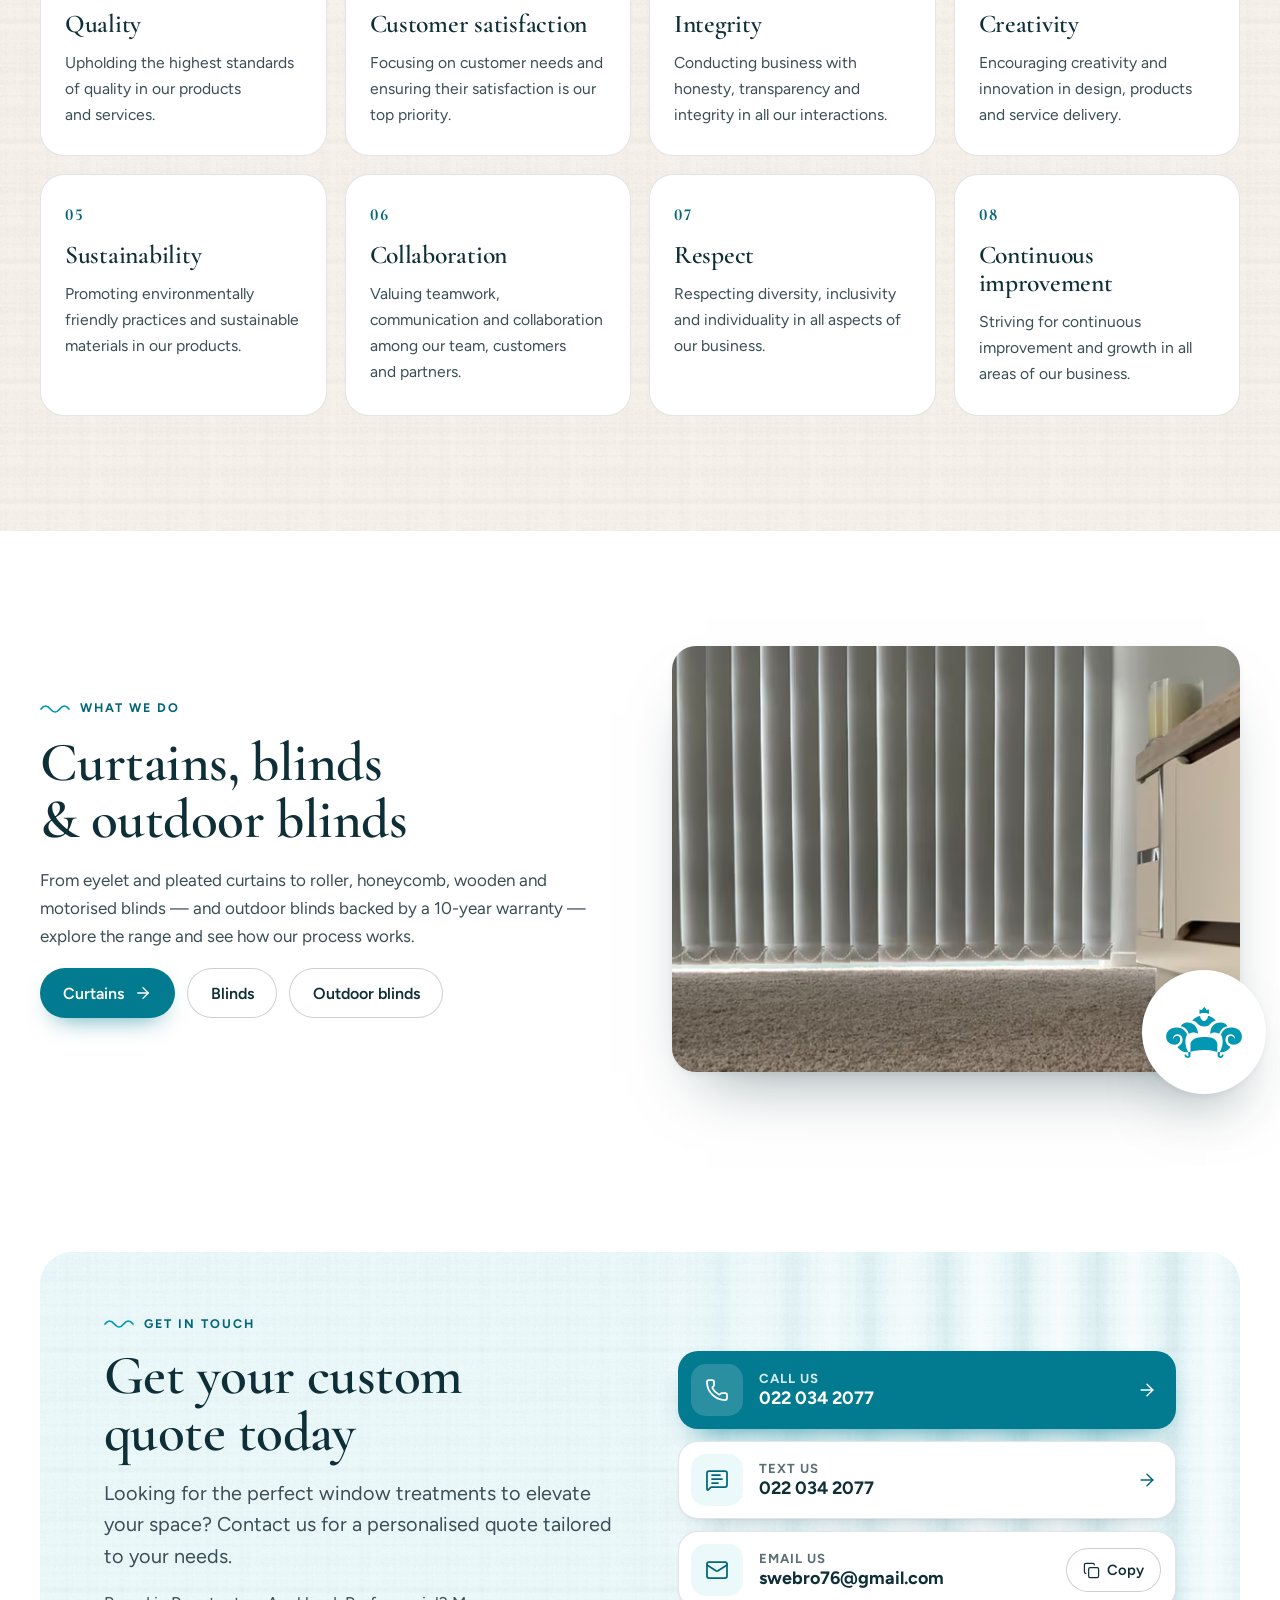
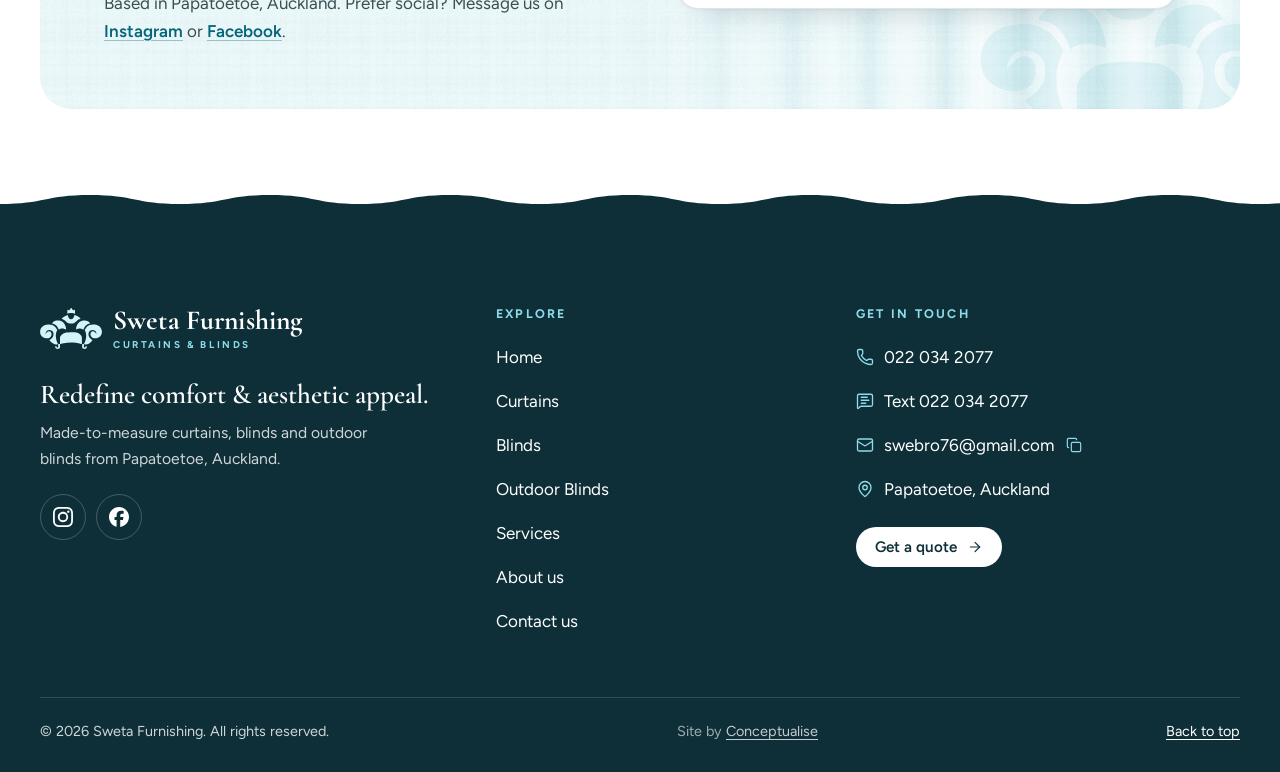
<file: about-us/index.html>
<!doctype html>
<html lang="en-NZ">
<head>
  <meta charset="utf-8">
  <meta name="viewport" content="width=device-width, initial-scale=1, viewport-fit=cover">
  <title>About Us — Curtains &amp; Blinds in Papatoetoe | Sweta Furnishing</title>
  <meta name="description" content="Sweta Furnishing is a Papatoetoe, Auckland provider of high-quality curtains and blinds. Read about our mission and the values behind our work.">
  <link rel="canonical" href="https://www.swetafurnishing.co.nz/about-us/">
  <meta name="theme-color" content="#ffffff">
  <meta name="format-detection" content="telephone=no">
  <meta property="og:type" content="website">
  <meta property="og:site_name" content="Sweta Furnishing">
  <meta property="og:title" content="About Us — Curtains &amp; Blinds in Papatoetoe | Sweta Furnishing">
  <meta property="og:description" content="Sweta Furnishing is a Papatoetoe, Auckland provider of high-quality curtains and blinds. Read about our mission and the values behind our work.">
  <meta property="og:url" content="https://www.swetafurnishing.co.nz/about-us/">
  <meta property="og:locale" content="en_NZ">
  <meta property="og:image" content="https://www.swetafurnishing.co.nz/og.jpg">
  <meta property="og:image:width" content="1200">
  <meta property="og:image:height" content="630">
  <meta property="og:image:alt" content="Sweta Furnishing — made-to-measure curtains and blinds in Papatoetoe, Auckland">
  <meta name="twitter:card" content="summary_large_image">
  <link rel="icon" href="/favicon.ico" sizes="48x48">
  <link rel="icon" href="/favicon.svg" type="image/svg+xml">
  <link rel="apple-touch-icon" href="/apple-touch-icon.png">
  <link rel="manifest" href="/site.webmanifest">
  <link rel="preload" href="/fonts/cormorant-garamond-latin-wght-normal.woff2" as="font" type="font/woff2" crossorigin>
  <link rel="preload" href="/fonts/figtree-latin-wght-normal.woff2" as="font" type="font/woff2" crossorigin>
  <link rel="stylesheet" href="/css/site.css">
  <script type="module" src="/js/main.js"></script>
  <script type="speculationrules">{"prerender":[{"where":{"href_matches":"/*"},"eagerness":"moderate"}]}</script>
  <script type="application/ld+json">{"@context":"https://schema.org","@type":"HomeAndConstructionBusiness","@id":"https://www.swetafurnishing.co.nz/#business","name":"Sweta Furnishing","description":"Made-to-measure curtains, blinds and outdoor blinds, based in Papatoetoe, Auckland.","slogan":"Redefine comfort & aesthetic appeal","url":"https://www.swetafurnishing.co.nz/","telephone":"+64220342077","email":"swebro76@gmail.com","image":"https://www.swetafurnishing.co.nz/og.jpg","logo":"https://www.swetafurnishing.co.nz/icon-512.png","address":{"@type":"PostalAddress","addressLocality":"Papatoetoe","addressRegion":"Auckland","addressCountry":"NZ"},"areaServed":{"@type":"City","name":"Auckland"},"sameAs":["https://www.instagram.com/swetafurnishingnz","https://www.facebook.com/swetafurnishingnz"],"hasOfferCatalog":{"@type":"OfferCatalog","name":"Curtains and blinds","itemListElement":[{"@type":"OfferCatalog","name":"Curtains","itemListElement":[{"@type":"Offer","itemOffered":{"@type":"Service","name":"Eyelet curtains"}},{"@type":"Offer","itemOffered":{"@type":"Service","name":"Inverted pleat curtains"}},{"@type":"Offer","itemOffered":{"@type":"Service","name":"Single pleat curtains"}},{"@type":"Offer","itemOffered":{"@type":"Service","name":"Dutch pleat curtains"}},{"@type":"Offer","itemOffered":{"@type":"Service","name":"French pleat curtains"}},{"@type":"Offer","itemOffered":{"@type":"Service","name":"Pencil pleat curtains"}},{"@type":"Offer","itemOffered":{"@type":"Service","name":"Motorised curtains"}}]},{"@type":"OfferCatalog","name":"Blinds","itemListElement":[{"@type":"Offer","itemOffered":{"@type":"Service","name":"Roller blinds"}},{"@type":"Offer","itemOffered":{"@type":"Service","name":"Motorised blinds"}},{"@type":"Offer","itemOffered":{"@type":"Service","name":"Vertical blinds"}},{"@type":"Offer","itemOffered":{"@type":"Service","name":"Honeycomb blinds"}},{"@type":"Offer","itemOffered":{"@type":"Service","name":"Roman headrail systems"}},{"@type":"Offer","itemOffered":{"@type":"Service","name":"Wooden blinds"}},{"@type":"Offer","itemOffered":{"@type":"Service","name":"Aluminium venetian blinds"}},{"@type":"Offer","itemOffered":{"@type":"Service","name":"Venetian blinds"}}]},{"@type":"OfferCatalog","name":"Outdoor blinds","itemListElement":[{"@type":"Offer","itemOffered":{"@type":"Service","name":"Outdoor blinds with a 10-year warranty"}}]},{"@type":"OfferCatalog","name":"Services","itemListElement":[{"@type":"Offer","itemOffered":{"@type":"Service","name":"Custom curtain design"}},{"@type":"Offer","itemOffered":{"@type":"Service","name":"Curtain installation"}}]}]}}</script>
  <script type="application/ld+json">{"@context":"https://schema.org","@type":"BreadcrumbList","itemListElement":[{"@type":"ListItem","position":1,"name":"Home","item":"https://www.swetafurnishing.co.nz/"},{"@type":"ListItem","position":2,"name":"About Us","item":"https://www.swetafurnishing.co.nz/about-us/"}]}</script>
</head>
<body id="top">
<a class="skip-link" href="#main">Skip to content</a>
<div class="topbar">
  <div class="wrap topbar-row">
    <p class="topbar-note"><svg class="icon" width="16" height="16" aria-hidden="true"><use href="/img/icons.svg#map-pin"></use></svg> Papatoetoe, Auckland<span class="topbar-extra"> &nbsp;·&nbsp; Made-to-measure curtains &amp; blinds</span></p>
    <ul class="topbar-links" role="list">
      <li><a href="tel:+64220342077"><svg class="icon" width="16" height="16" aria-hidden="true"><use href="/img/icons.svg#phone"></use></svg> 022 034 2077</a></li>
      <li><a href="mailto:swebro76@gmail.com"><svg class="icon" width="16" height="16" aria-hidden="true"><use href="/img/icons.svg#mail"></use></svg> swebro76@gmail.com</a><button class="copy-mini" type="button" data-copy="swebro76@gmail.com" aria-label="Copy email address"><svg class="icon" width="15" height="15" aria-hidden="true"><use href="/img/icons.svg#copy"></use></svg></button></li>
      <li><a class="topbar-social" href="https://www.instagram.com/swetafurnishingnz" rel="noopener" aria-label="Sweta Furnishing on Instagram"><svg class="icon" width="16" height="16" aria-hidden="true"><use href="/img/icons.svg#instagram"></use></svg></a><a class="topbar-social" href="https://www.facebook.com/swetafurnishingnz" rel="noopener" aria-label="Sweta Furnishing on Facebook"><svg class="icon" width="16" height="16" aria-hidden="true"><use href="/img/icons.svg#facebook"></use></svg></a></li>
    </ul>
  </div>
</div>
<header class="site-header" data-header>
  <div class="wrap header-row">
    <a class="brand" href="/" aria-label="Sweta Furnishing — home">
      <img class="brand-mark" src="/img/logo.svg" width="301" height="200" alt="">
      <span class="brand-text"><span class="brand-name">Sweta Furnishing</span><span class="brand-tag">Curtains &amp; Blinds</span></span>
    </a>
    <nav class="site-nav" id="site-nav" aria-label="Main">
      <ul class="nav-list" role="list">
        <li><a href="/curtains/">Curtains</a></li>
        <li><a href="/blinds/">Blinds</a></li>
        <li><a href="/outdoor-blinds/">Outdoor Blinds</a></li>
        <li><a href="/services/">Services</a></li>
        <li><a href="/about-us/" aria-current="page">About</a></li>
        <li><a href="/contact-us/">Contact</a></li>
      </ul>
      <div class="nav-contact">
        <a class="btn btn--primary btn--lg" href="tel:+64220342077"><svg class="icon" width="20" height="20" aria-hidden="true"><use href="/img/icons.svg#phone"></use></svg> Call 022 034 2077</a>
        <a class="btn btn--ghost btn--lg" href="sms:+64220342077?&amp;body=Hi%20Sweta%20Furnishing%2C%20I%E2%80%99d%20like%20a%20quote%20for%20"><svg class="icon" width="20" height="20" aria-hidden="true"><use href="/img/icons.svg#message-square-text"></use></svg> Text us</a>
        <a class="btn btn--ghost btn--lg" href="mailto:swebro76@gmail.com?subject=Quote%20request&amp;body=Hi%20Sweta%20Furnishing%2C%0A%0AI%E2%80%99d%20like%20a%20quote%20for%20(curtains%20%2F%20blinds%20%2F%20outdoor%20blinds)%3A%0A%0ARooms%20and%20number%20of%20windows%3A%0ASuburb%3A%0APhone%3A%0A%0AThanks%2C%0A"><svg class="icon" width="20" height="20" aria-hidden="true"><use href="/img/icons.svg#mail"></use></svg> Email us</a>
        <div class="nav-social">
          <a href="https://www.instagram.com/swetafurnishingnz" rel="noopener" aria-label="Instagram"><svg class="icon" width="20" height="20" aria-hidden="true"><use href="/img/icons.svg#instagram"></use></svg></a>
          <a href="https://www.facebook.com/swetafurnishingnz" rel="noopener" aria-label="Facebook"><svg class="icon" width="20" height="20" aria-hidden="true"><use href="/img/icons.svg#facebook"></use></svg></a>
        </div>
      </div>
    </nav>
    <a class="btn btn--primary btn--sm header-cta" href="/contact-us/">Get a quote</a>
    <button class="nav-toggle" type="button" data-nav-toggle aria-controls="site-nav" aria-expanded="false">
      <span class="sr-only">Open menu</span><span class="burger" aria-hidden="true"><i></i><i></i><i></i></span>
    </button>
  </div>
</header>
<main id="main">
<section class="page-hero">
  <div class="wrap page-hero-grid">
    <div class="page-hero-copy">
      <nav class="crumbs" aria-label="Breadcrumb">
        <ol role="list">
          <li><a href="/">Home</a></li>
          <li aria-current="page">About Us</li>
        </ol>
      </nav>
      <p class="eyebrow">About Sweta Furnishing</p>
      <h1 class="h1">Who we are</h1>
      <p class="lead">Based in Papatoetoe, Auckland, we are a premier provider of high-quality curtains and blinds.</p>
      <p>Our company is dedicated to enhancing your living spaces with stylish and functional window treatments. We offer a diverse range of products, including customisable curtains and innovative blinds, tailored to meet the unique needs of our customers.</p>
      <div class="hero-cta">
        <a class="btn btn--primary btn--lg" href="/contact-us/">Get a quote <svg class="icon arr" width="18" height="18" aria-hidden="true"><use href="/img/icons.svg#arrow-right"></use></svg></a>
        <a class="btn btn--ghost btn--lg" href="tel:+64220342077"><svg class="icon" width="20" height="20" aria-hidden="true"><use href="/img/icons.svg#phone"></use></svg> 022 034 2077</a>
      </div>
    </div>
    <div class="page-hero-media page-hero-media--wide">
      <div class="arch">
        <picture>
          <source type="image/avif" srcset="/img/living-room-curtains-480.avif 480w, /img/living-room-curtains-800.avif 800w, /img/living-room-curtains-1200.avif 1200w, /img/living-room-curtains-1600.avif 1600w" sizes="(min-width: 600px) 520px, 92vw">
          <img src="/img/living-room-curtains-800.webp" srcset="/img/living-room-curtains-480.webp 480w, /img/living-room-curtains-800.webp 800w, /img/living-room-curtains-1200.webp 1200w, /img/living-room-curtains-1600.webp 1600w" sizes="(min-width: 600px) 520px, 92vw" width="1600" height="783" alt="Living room with gold striped eyelet curtains and a leaf-pattern lace sheer" fetchpriority="high" decoding="async" style="background-color:#483818">
        </picture>
      </div>
    </div>
  </div>
</section>

<section class="section" id="mission" aria-labelledby="mission-title">
  <div class="wrap">
    <header class="section-head" data-reveal>
      <p class="eyebrow">Our mission</p>
      <h2 class="h2" id="mission-title">What we set out to do</h2>
    </header>
    <div class="card-grid card-grid--4" data-reveal-stagger>
      <article class="value" data-reveal>
        <span class="icon-chip"><svg class="icon" width="20" height="20" aria-hidden="true"><use href="/img/icons.svg#sofa"></use></svg></span>
        <h3 class="h3">Stylish yet functional</h3>
        <p>To provide high-quality, stylish and functional curtains that enhance the aesthetics of our customers’ spaces.</p>
      </article>
      <article class="value" data-reveal>
        <span class="icon-chip"><svg class="icon" width="20" height="20" aria-hidden="true"><use href="/img/icons.svg#heart-handshake"></use></svg></span>
        <h3 class="h3">Customer service</h3>
        <p>To offer exceptional customer service by understanding and meeting the unique needs and preferences of each customer.</p>
      </article>
      <article class="value" data-reveal>
        <span class="icon-chip"><svg class="icon" width="20" height="20" aria-hidden="true"><use href="/img/icons.svg#badge-check"></use></svg></span>
        <h3 class="h3">Professional delivery</h3>
        <p>To deliver reliable, professional curtain solutions that exceed our customers’ expectations.</p>
      </article>
      <article class="value" data-reveal>
        <span class="icon-chip"><svg class="icon" width="20" height="20" aria-hidden="true"><use href="/img/icons.svg#lightbulb"></use></svg></span>
        <h3 class="h3">Innovation</h3>
        <p>To continuously innovate and stay ahead of trends in the curtain industry, providing up-to-date products and services.</p>
      </article>
    </div>
  </div>
</section>

<section class="section section--linen wave-top" id="values" aria-labelledby="values-title">
  <div class="wrap">
    <header class="section-head" data-reveal>
      <p class="eyebrow">Our values</p>
      <h2 class="h2" id="values-title">The values behind our work</h2>
    </header>
    <div class="card-grid card-grid--4" data-reveal-stagger>
      <article class="value" data-reveal>
        <span class="value-n">01</span>
        <h3 class="h3">Quality</h3>
        <p>Upholding the highest standards of quality in our products and services.</p>
      </article>
      <article class="value" data-reveal>
        <span class="value-n">02</span>
        <h3 class="h3">Customer satisfaction</h3>
        <p>Focusing on customer needs and ensuring their satisfaction is our top priority.</p>
      </article>
      <article class="value" data-reveal>
        <span class="value-n">03</span>
        <h3 class="h3">Integrity</h3>
        <p>Conducting business with honesty, transparency and integrity in all our interactions.</p>
      </article>
      <article class="value" data-reveal>
        <span class="value-n">04</span>
        <h3 class="h3">Creativity</h3>
        <p>Encouraging creativity and innovation in design, products and service delivery.</p>
      </article>
      <article class="value" data-reveal>
        <span class="value-n">05</span>
        <h3 class="h3">Sustainability</h3>
        <p>Promoting environmentally friendly practices and sustainable materials in our products.</p>
      </article>
      <article class="value" data-reveal>
        <span class="value-n">06</span>
        <h3 class="h3">Collaboration</h3>
        <p>Valuing teamwork, communication and collaboration among our team, customers and partners.</p>
      </article>
      <article class="value" data-reveal>
        <span class="value-n">07</span>
        <h3 class="h3">Respect</h3>
        <p>Respecting diversity, inclusivity and individuality in all aspects of our business.</p>
      </article>
      <article class="value" data-reveal>
        <span class="value-n">08</span>
        <h3 class="h3">Continuous improvement</h3>
        <p>Striving for continuous improvement and growth in all areas of our business.</p>
      </article>
    </div>
  </div>
</section>

<section class="section" aria-labelledby="about-range-title">
  <div class="wrap split split--media-right">
    <div class="split-media" data-reveal>
      <div class="frame frame--wide">
        <picture>
          <source type="image/avif" srcset="/img/vertical-blinds-white-480.avif 480w, /img/vertical-blinds-white-800.avif 800w, /img/vertical-blinds-white-1200.avif 1200w, /img/vertical-blinds-white-1600.avif 1600w" sizes="(min-width: 960px) 560px, 92vw">
          <img src="/img/vertical-blinds-white-800.webp" srcset="/img/vertical-blinds-white-480.webp 480w, /img/vertical-blinds-white-800.webp 800w, /img/vertical-blinds-white-1200.webp 1200w, /img/vertical-blinds-white-1600.webp 1600w" sizes="(min-width: 960px) 560px, 92vw" width="1600" height="900" alt="White vertical blinds filtering daylight in a carpeted room" loading="lazy" decoding="async" style="background-color:#686858">
        </picture>
      </div>
      <div class="seal"><img src="/img/logo.svg" width="301" height="200" alt=""></div>
    </div>
    <div class="split-copy" data-reveal>
      <p class="eyebrow">What we do</p>
      <h2 class="h2" id="about-range-title">Curtains, blinds &amp; outdoor blinds</h2>
      <p>From eyelet and pleated curtains to roller, honeycomb, wooden and motorised blinds — and outdoor blinds backed by a 10-year warranty — explore the range and see how our process works.</p>
      <div class="btn-row">
        <a class="btn btn--primary" href="/curtains/">Curtains <svg class="icon arr" width="18" height="18" aria-hidden="true"><use href="/img/icons.svg#arrow-right"></use></svg></a>
        <a class="btn btn--ghost" href="/blinds/">Blinds</a>
        <a class="btn btn--ghost" href="/outdoor-blinds/">Outdoor blinds</a>
      </div>
    </div>
  </div>
</section>

<section class="section cta-section" aria-labelledby="cta-title">
  <div class="wrap">
    <div class="cta" data-reveal>
      <img class="cta-watermark" src="/img/logo.svg" width="301" height="200" alt="">
      <div class="cta-copy">
        <p class="eyebrow">Get in touch</p>
        <h2 class="h2" id="cta-title">Get your custom quote today</h2>
        <p class="lead">Looking for the perfect window treatments to elevate your space? Contact us for a personalised quote tailored to your needs.</p>
        <p>Based in Papatoetoe, Auckland. Prefer social? Message us on <a class="link" href="https://www.instagram.com/swetafurnishingnz" rel="noopener">Instagram</a> or <a class="link" href="https://www.facebook.com/swetafurnishingnz" rel="noopener">Facebook</a>.</p>
      </div>
      <div class="cta-actions">
        <a class="action action--primary" href="tel:+64220342077">
          <span class="action-icon"><svg class="icon" width="24" height="24" aria-hidden="true"><use href="/img/icons.svg#phone"></use></svg></span>
          <span class="action-text"><span class="action-label">Call us</span><span class="action-value">022 034 2077</span></span>
          <svg class="icon arr" width="20" height="20" aria-hidden="true"><use href="/img/icons.svg#arrow-right"></use></svg>
        </a>
        <a class="action" href="sms:+64220342077?&amp;body=Hi%20Sweta%20Furnishing%2C%20I%E2%80%99d%20like%20a%20quote%20for%20">
          <span class="action-icon"><svg class="icon" width="24" height="24" aria-hidden="true"><use href="/img/icons.svg#message-square-text"></use></svg></span>
          <span class="action-text"><span class="action-label">Text us</span><span class="action-value">022 034 2077</span></span>
          <svg class="icon arr" width="20" height="20" aria-hidden="true"><use href="/img/icons.svg#arrow-right"></use></svg>
        </a>
        <div class="action action--email">
          <a class="action-link" href="mailto:swebro76@gmail.com?subject=Quote%20request&amp;body=Hi%20Sweta%20Furnishing%2C%0A%0AI%E2%80%99d%20like%20a%20quote%20for%20(curtains%20%2F%20blinds%20%2F%20outdoor%20blinds)%3A%0A%0ARooms%20and%20number%20of%20windows%3A%0ASuburb%3A%0APhone%3A%0A%0AThanks%2C%0A">
            <span class="action-icon"><svg class="icon" width="24" height="24" aria-hidden="true"><use href="/img/icons.svg#mail"></use></svg></span>
            <span class="action-text"><span class="action-label">Email us</span><span class="action-value">swebro76@gmail.com</span></span>
          </a>
          <button class="copy-btn" type="button" data-copy="swebro76@gmail.com"><svg class="icon" width="17" height="17" aria-hidden="true"><use href="/img/icons.svg#copy"></use></svg><span data-copy-label>Copy</span></button>
        </div>
      </div>
    </div>
  </div>
</section>
</main>
<footer class="site-footer wave-top">
  <div class="wrap footer-grid">
    <div class="footer-brand">
      <a class="brand brand--light" href="/" aria-label="Sweta Furnishing — home">
        <img class="brand-mark" src="/img/logo-light.svg" width="301" height="200" alt="">
        <span class="brand-text"><span class="brand-name">Sweta Furnishing</span><span class="brand-tag">Curtains &amp; Blinds</span></span>
      </a>
      <p class="footer-slogan">Redefine comfort &amp; aesthetic appeal.</p>
      <p class="footer-blurb">Made-to-measure curtains, blinds and outdoor blinds from Papatoetoe, Auckland.</p>
      <ul class="socials" role="list">
        <li><a href="https://www.instagram.com/swetafurnishingnz" rel="noopener" aria-label="Sweta Furnishing on Instagram"><svg class="icon" width="20" height="20" aria-hidden="true"><use href="/img/icons.svg#instagram"></use></svg></a></li>
        <li><a href="https://www.facebook.com/swetafurnishingnz" rel="noopener" aria-label="Sweta Furnishing on Facebook"><svg class="icon" width="20" height="20" aria-hidden="true"><use href="/img/icons.svg#facebook"></use></svg></a></li>
      </ul>
    </div>
    <nav class="footer-col" aria-label="Footer">
      <h2 class="footer-title">Explore</h2>
      <ul role="list">
        <li><a href="/">Home</a></li>
        <li><a href="/curtains/">Curtains</a></li>
        <li><a href="/blinds/">Blinds</a></li>
        <li><a href="/outdoor-blinds/">Outdoor Blinds</a></li>
        <li><a href="/services/">Services</a></li>
        <li><a href="/about-us/">About us</a></li>
        <li><a href="/contact-us/">Contact us</a></li>
      </ul>
    </nav>
    <div class="footer-col">
      <h2 class="footer-title">Get in touch</h2>
      <ul class="footer-contact" role="list">
        <li><a href="tel:+64220342077"><svg class="icon" width="18" height="18" aria-hidden="true"><use href="/img/icons.svg#phone"></use></svg> 022 034 2077</a></li>
        <li><a href="sms:+64220342077?&amp;body=Hi%20Sweta%20Furnishing%2C%20I%E2%80%99d%20like%20a%20quote%20for%20"><svg class="icon" width="18" height="18" aria-hidden="true"><use href="/img/icons.svg#message-square-text"></use></svg> Text 022 034 2077</a></li>
        <li><a href="mailto:swebro76@gmail.com"><svg class="icon" width="18" height="18" aria-hidden="true"><use href="/img/icons.svg#mail"></use></svg> swebro76@gmail.com</a><button class="copy-mini" type="button" data-copy="swebro76@gmail.com" aria-label="Copy email address"><svg class="icon" width="16" height="16" aria-hidden="true"><use href="/img/icons.svg#copy"></use></svg></button></li>
        <li><span><svg class="icon" width="18" height="18" aria-hidden="true"><use href="/img/icons.svg#map-pin"></use></svg> Papatoetoe, Auckland</span></li>
      </ul>
      <a class="btn btn--light btn--sm" href="/contact-us/">Get a quote <svg class="icon arr" width="16" height="16" aria-hidden="true"><use href="/img/icons.svg#arrow-right"></use></svg></a>
    </div>
  </div>
  <div class="wrap footer-bottom">
    <p>© <span data-year>2026</span> Sweta Furnishing. All rights reserved.</p>
    <p class="footer-credit">Site by <a href="https://www.conceptualise.co.nz/" rel="noopener">Conceptualise</a></p>
    <p><a href="#top">Back to top</a></p>
  </div>
  <p class="sr-only" id="copy-status" aria-live="polite"></p>
</footer>
<nav class="mobile-bar" aria-label="Quick contact">
  <a class="mb-primary" href="tel:+64220342077"><svg class="icon" width="20" height="20" aria-hidden="true"><use href="/img/icons.svg#phone"></use></svg> Call</a>
  <a href="sms:+64220342077?&amp;body=Hi%20Sweta%20Furnishing%2C%20I%E2%80%99d%20like%20a%20quote%20for%20"><svg class="icon" width="20" height="20" aria-hidden="true"><use href="/img/icons.svg#message-square-text"></use></svg> Text</a>
  <a href="mailto:swebro76@gmail.com?subject=Quote%20request&amp;body=Hi%20Sweta%20Furnishing%2C%0A%0AI%E2%80%99d%20like%20a%20quote%20for%20(curtains%20%2F%20blinds%20%2F%20outdoor%20blinds)%3A%0A%0ARooms%20and%20number%20of%20windows%3A%0ASuburb%3A%0APhone%3A%0A%0AThanks%2C%0A"><svg class="icon" width="20" height="20" aria-hidden="true"><use href="/img/icons.svg#mail"></use></svg> Email</a>
</nav>
</body>
</html>
</file>
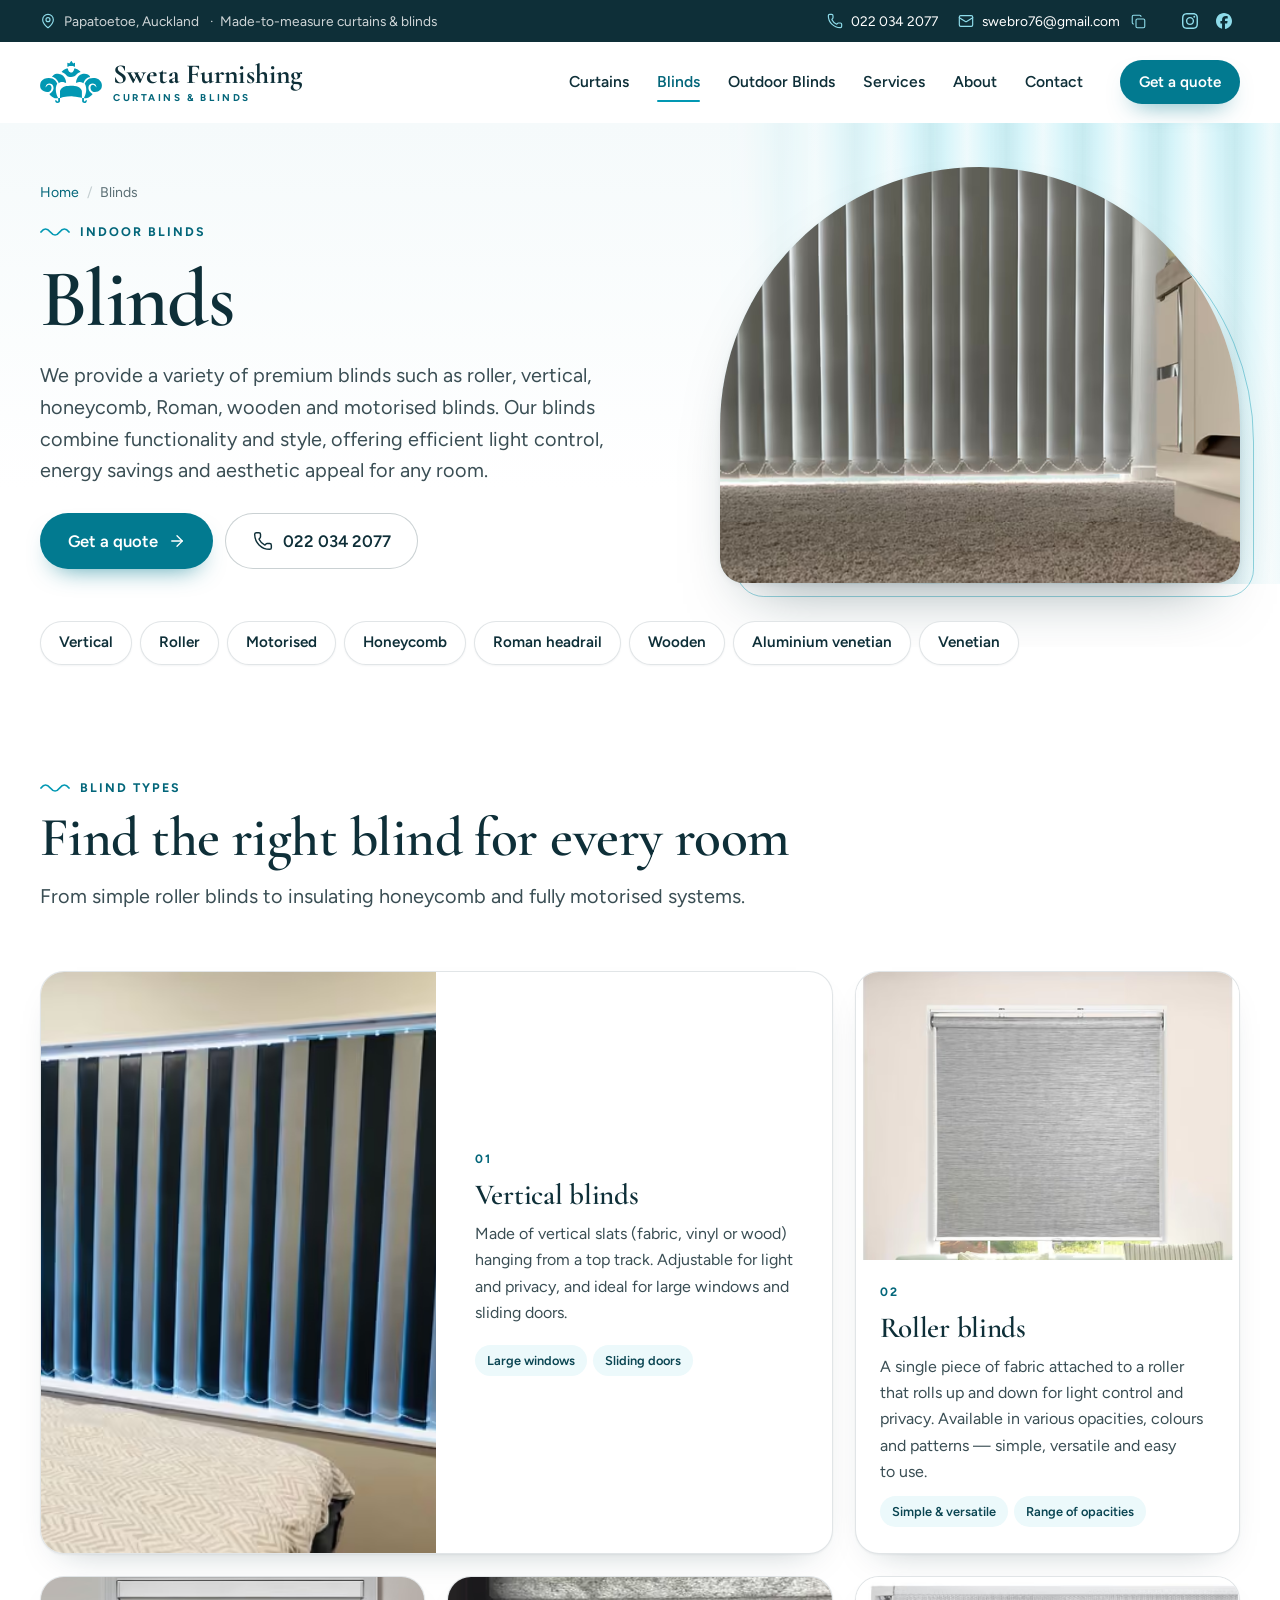
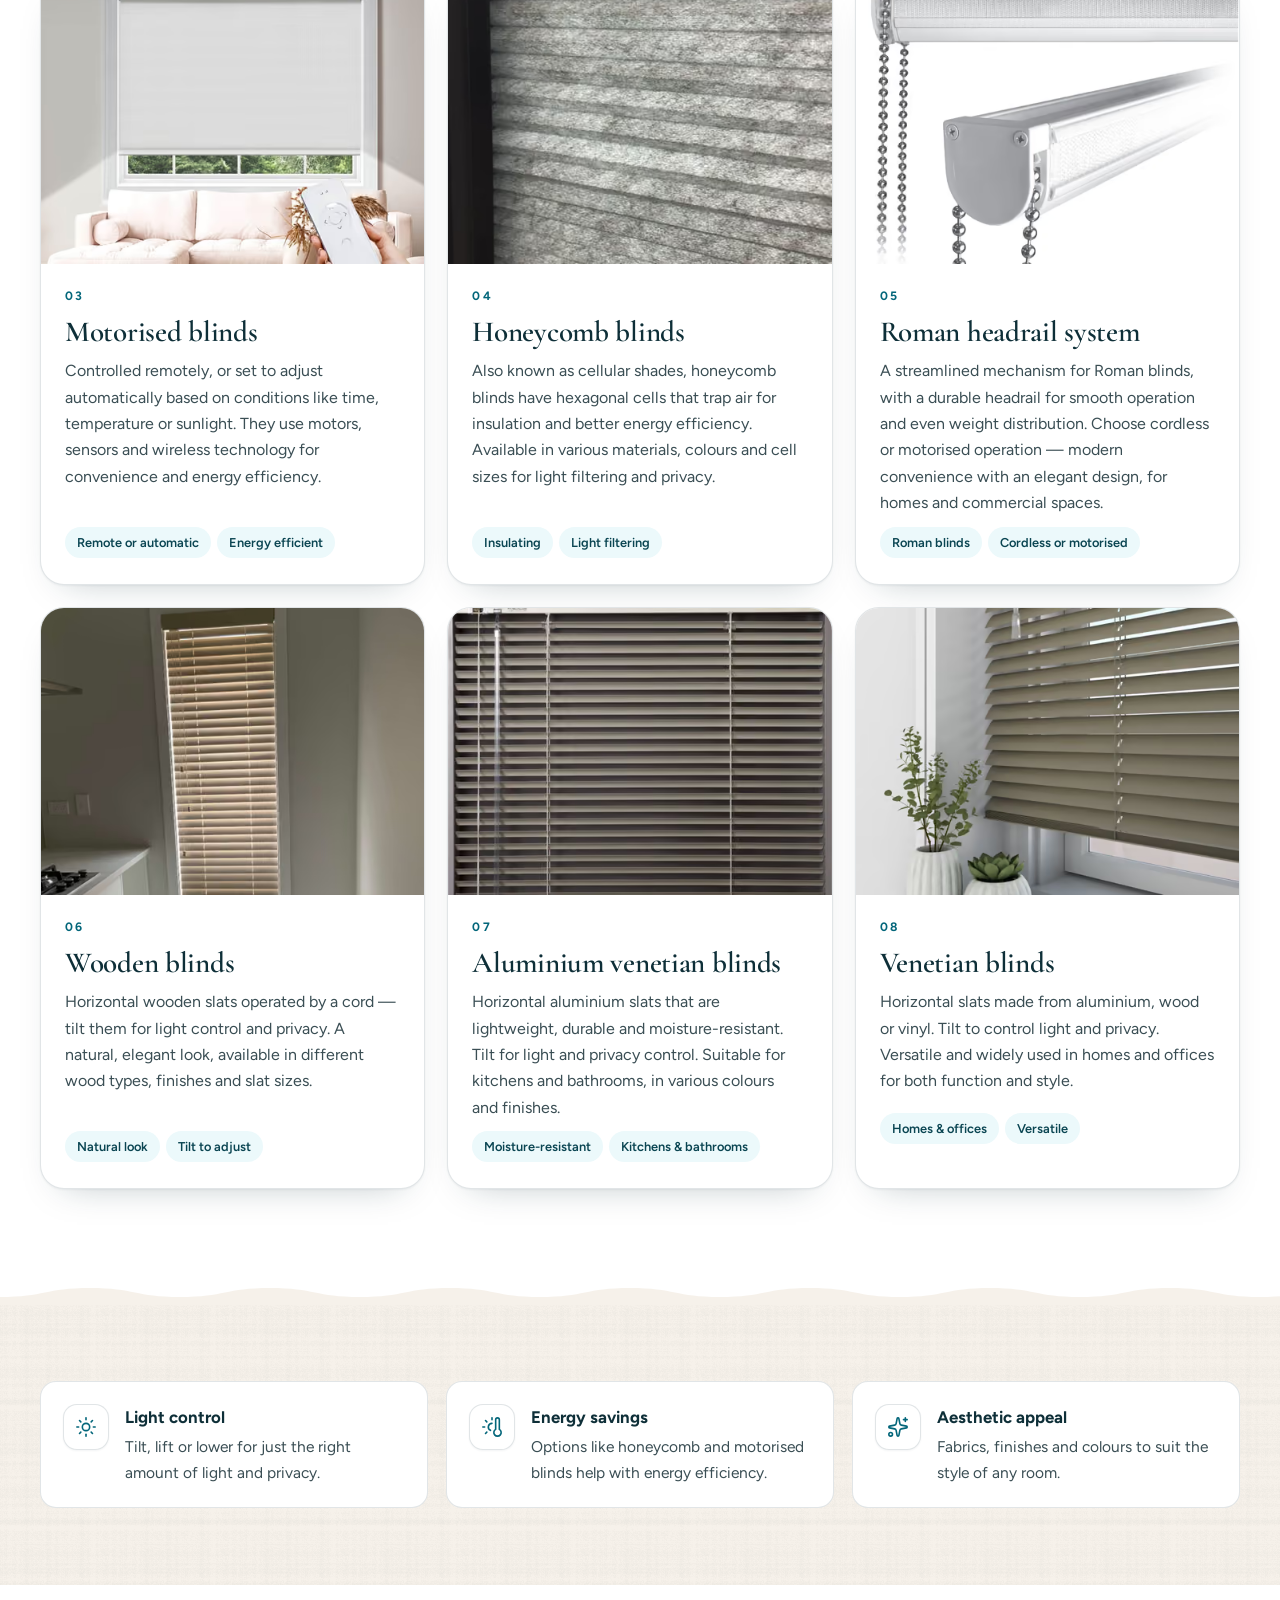
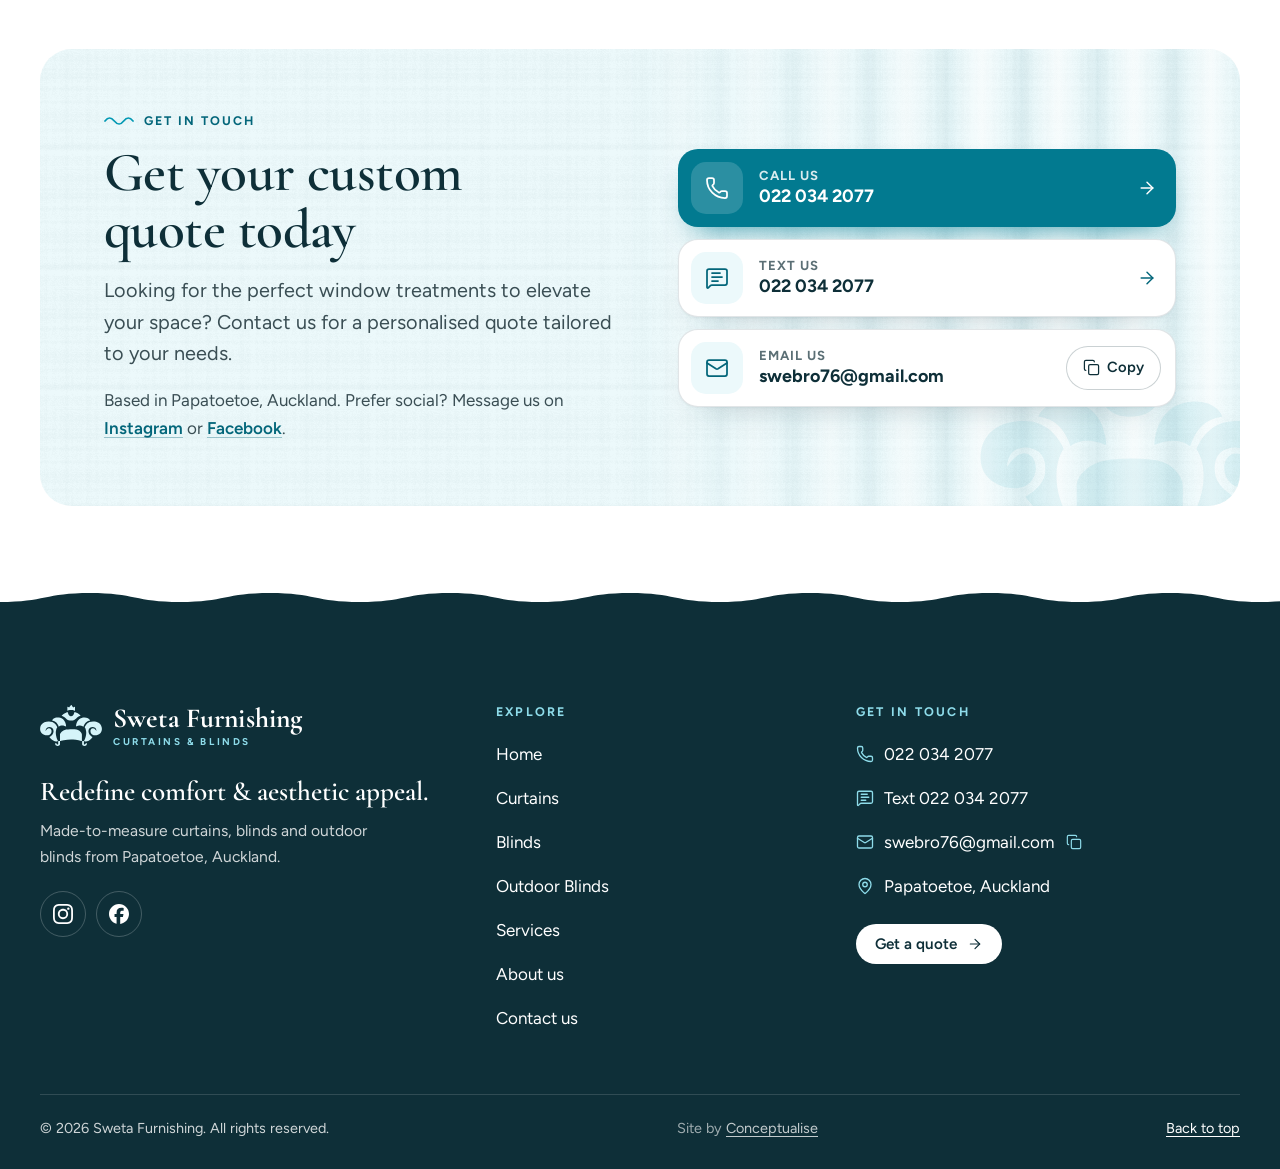
<file: blinds/index.html>
<!doctype html>
<html lang="en-NZ">
<head>
  <meta charset="utf-8">
  <meta name="viewport" content="width=device-width, initial-scale=1, viewport-fit=cover">
  <title>Blinds — Roller, Venetian, Honeycomb &amp; More | Sweta Furnishing</title>
  <meta name="description" content="Roller, motorised, vertical, honeycomb, wooden and venetian blinds, plus Roman headrail systems. Get a quote from Sweta Furnishing in Papatoetoe, Auckland.">
  <link rel="canonical" href="https://www.swetafurnishing.co.nz/blinds/">
  <meta name="theme-color" content="#ffffff">
  <meta name="format-detection" content="telephone=no">
  <meta property="og:type" content="website">
  <meta property="og:site_name" content="Sweta Furnishing">
  <meta property="og:title" content="Blinds — Roller, Venetian, Honeycomb &amp; More | Sweta Furnishing">
  <meta property="og:description" content="Roller, motorised, vertical, honeycomb, wooden and venetian blinds, plus Roman headrail systems. Get a quote from Sweta Furnishing in Papatoetoe, Auckland.">
  <meta property="og:url" content="https://www.swetafurnishing.co.nz/blinds/">
  <meta property="og:locale" content="en_NZ">
  <meta property="og:image" content="https://www.swetafurnishing.co.nz/og.jpg">
  <meta property="og:image:width" content="1200">
  <meta property="og:image:height" content="630">
  <meta property="og:image:alt" content="Sweta Furnishing — made-to-measure curtains and blinds in Papatoetoe, Auckland">
  <meta name="twitter:card" content="summary_large_image">
  <link rel="icon" href="/favicon.ico" sizes="48x48">
  <link rel="icon" href="/favicon.svg" type="image/svg+xml">
  <link rel="apple-touch-icon" href="/apple-touch-icon.png">
  <link rel="manifest" href="/site.webmanifest">
  <link rel="preload" href="/fonts/cormorant-garamond-latin-wght-normal.woff2" as="font" type="font/woff2" crossorigin>
  <link rel="preload" href="/fonts/figtree-latin-wght-normal.woff2" as="font" type="font/woff2" crossorigin>
  <link rel="stylesheet" href="/css/site.css">
  <script type="module" src="/js/main.js"></script>
  <script type="speculationrules">{"prerender":[{"where":{"href_matches":"/*"},"eagerness":"moderate"}]}</script>
  <script type="application/ld+json">{"@context":"https://schema.org","@type":"HomeAndConstructionBusiness","@id":"https://www.swetafurnishing.co.nz/#business","name":"Sweta Furnishing","description":"Made-to-measure curtains, blinds and outdoor blinds, based in Papatoetoe, Auckland.","slogan":"Redefine comfort & aesthetic appeal","url":"https://www.swetafurnishing.co.nz/","telephone":"+64220342077","email":"swebro76@gmail.com","image":"https://www.swetafurnishing.co.nz/og.jpg","logo":"https://www.swetafurnishing.co.nz/icon-512.png","address":{"@type":"PostalAddress","addressLocality":"Papatoetoe","addressRegion":"Auckland","addressCountry":"NZ"},"areaServed":{"@type":"City","name":"Auckland"},"sameAs":["https://www.instagram.com/swetafurnishingnz","https://www.facebook.com/swetafurnishingnz"],"hasOfferCatalog":{"@type":"OfferCatalog","name":"Curtains and blinds","itemListElement":[{"@type":"OfferCatalog","name":"Curtains","itemListElement":[{"@type":"Offer","itemOffered":{"@type":"Service","name":"Eyelet curtains"}},{"@type":"Offer","itemOffered":{"@type":"Service","name":"Inverted pleat curtains"}},{"@type":"Offer","itemOffered":{"@type":"Service","name":"Single pleat curtains"}},{"@type":"Offer","itemOffered":{"@type":"Service","name":"Dutch pleat curtains"}},{"@type":"Offer","itemOffered":{"@type":"Service","name":"French pleat curtains"}},{"@type":"Offer","itemOffered":{"@type":"Service","name":"Pencil pleat curtains"}},{"@type":"Offer","itemOffered":{"@type":"Service","name":"Motorised curtains"}}]},{"@type":"OfferCatalog","name":"Blinds","itemListElement":[{"@type":"Offer","itemOffered":{"@type":"Service","name":"Roller blinds"}},{"@type":"Offer","itemOffered":{"@type":"Service","name":"Motorised blinds"}},{"@type":"Offer","itemOffered":{"@type":"Service","name":"Vertical blinds"}},{"@type":"Offer","itemOffered":{"@type":"Service","name":"Honeycomb blinds"}},{"@type":"Offer","itemOffered":{"@type":"Service","name":"Roman headrail systems"}},{"@type":"Offer","itemOffered":{"@type":"Service","name":"Wooden blinds"}},{"@type":"Offer","itemOffered":{"@type":"Service","name":"Aluminium venetian blinds"}},{"@type":"Offer","itemOffered":{"@type":"Service","name":"Venetian blinds"}}]},{"@type":"OfferCatalog","name":"Outdoor blinds","itemListElement":[{"@type":"Offer","itemOffered":{"@type":"Service","name":"Outdoor blinds with a 10-year warranty"}}]},{"@type":"OfferCatalog","name":"Services","itemListElement":[{"@type":"Offer","itemOffered":{"@type":"Service","name":"Custom curtain design"}},{"@type":"Offer","itemOffered":{"@type":"Service","name":"Curtain installation"}}]}]}}</script>
  <script type="application/ld+json">{"@context":"https://schema.org","@type":"BreadcrumbList","itemListElement":[{"@type":"ListItem","position":1,"name":"Home","item":"https://www.swetafurnishing.co.nz/"},{"@type":"ListItem","position":2,"name":"Blinds","item":"https://www.swetafurnishing.co.nz/blinds/"}]}</script>
</head>
<body id="top">
<a class="skip-link" href="#main">Skip to content</a>
<div class="topbar">
  <div class="wrap topbar-row">
    <p class="topbar-note"><svg class="icon" width="16" height="16" aria-hidden="true"><use href="/img/icons.svg#map-pin"></use></svg> Papatoetoe, Auckland<span class="topbar-extra"> &nbsp;·&nbsp; Made-to-measure curtains &amp; blinds</span></p>
    <ul class="topbar-links" role="list">
      <li><a href="tel:+64220342077"><svg class="icon" width="16" height="16" aria-hidden="true"><use href="/img/icons.svg#phone"></use></svg> 022 034 2077</a></li>
      <li><a href="mailto:swebro76@gmail.com"><svg class="icon" width="16" height="16" aria-hidden="true"><use href="/img/icons.svg#mail"></use></svg> swebro76@gmail.com</a><button class="copy-mini" type="button" data-copy="swebro76@gmail.com" aria-label="Copy email address"><svg class="icon" width="15" height="15" aria-hidden="true"><use href="/img/icons.svg#copy"></use></svg></button></li>
      <li><a class="topbar-social" href="https://www.instagram.com/swetafurnishingnz" rel="noopener" aria-label="Sweta Furnishing on Instagram"><svg class="icon" width="16" height="16" aria-hidden="true"><use href="/img/icons.svg#instagram"></use></svg></a><a class="topbar-social" href="https://www.facebook.com/swetafurnishingnz" rel="noopener" aria-label="Sweta Furnishing on Facebook"><svg class="icon" width="16" height="16" aria-hidden="true"><use href="/img/icons.svg#facebook"></use></svg></a></li>
    </ul>
  </div>
</div>
<header class="site-header" data-header>
  <div class="wrap header-row">
    <a class="brand" href="/" aria-label="Sweta Furnishing — home">
      <img class="brand-mark" src="/img/logo.svg" width="301" height="200" alt="">
      <span class="brand-text"><span class="brand-name">Sweta Furnishing</span><span class="brand-tag">Curtains &amp; Blinds</span></span>
    </a>
    <nav class="site-nav" id="site-nav" aria-label="Main">
      <ul class="nav-list" role="list">
        <li><a href="/curtains/">Curtains</a></li>
        <li><a href="/blinds/" aria-current="page">Blinds</a></li>
        <li><a href="/outdoor-blinds/">Outdoor Blinds</a></li>
        <li><a href="/services/">Services</a></li>
        <li><a href="/about-us/">About</a></li>
        <li><a href="/contact-us/">Contact</a></li>
      </ul>
      <div class="nav-contact">
        <a class="btn btn--primary btn--lg" href="tel:+64220342077"><svg class="icon" width="20" height="20" aria-hidden="true"><use href="/img/icons.svg#phone"></use></svg> Call 022 034 2077</a>
        <a class="btn btn--ghost btn--lg" href="sms:+64220342077?&amp;body=Hi%20Sweta%20Furnishing%2C%20I%E2%80%99d%20like%20a%20quote%20for%20"><svg class="icon" width="20" height="20" aria-hidden="true"><use href="/img/icons.svg#message-square-text"></use></svg> Text us</a>
        <a class="btn btn--ghost btn--lg" href="mailto:swebro76@gmail.com?subject=Quote%20request&amp;body=Hi%20Sweta%20Furnishing%2C%0A%0AI%E2%80%99d%20like%20a%20quote%20for%20(curtains%20%2F%20blinds%20%2F%20outdoor%20blinds)%3A%0A%0ARooms%20and%20number%20of%20windows%3A%0ASuburb%3A%0APhone%3A%0A%0AThanks%2C%0A"><svg class="icon" width="20" height="20" aria-hidden="true"><use href="/img/icons.svg#mail"></use></svg> Email us</a>
        <div class="nav-social">
          <a href="https://www.instagram.com/swetafurnishingnz" rel="noopener" aria-label="Instagram"><svg class="icon" width="20" height="20" aria-hidden="true"><use href="/img/icons.svg#instagram"></use></svg></a>
          <a href="https://www.facebook.com/swetafurnishingnz" rel="noopener" aria-label="Facebook"><svg class="icon" width="20" height="20" aria-hidden="true"><use href="/img/icons.svg#facebook"></use></svg></a>
        </div>
      </div>
    </nav>
    <a class="btn btn--primary btn--sm header-cta" href="/contact-us/">Get a quote</a>
    <button class="nav-toggle" type="button" data-nav-toggle aria-controls="site-nav" aria-expanded="false">
      <span class="sr-only">Open menu</span><span class="burger" aria-hidden="true"><i></i><i></i><i></i></span>
    </button>
  </div>
</header>
<main id="main">
<section class="page-hero">
  <div class="wrap page-hero-grid">
    <div class="page-hero-copy">
      <nav class="crumbs" aria-label="Breadcrumb">
        <ol role="list">
          <li><a href="/">Home</a></li>
          <li aria-current="page">Blinds</li>
        </ol>
      </nav>
      <p class="eyebrow">Indoor blinds</p>
      <h1 class="h1">Blinds</h1>
      <p class="lead">We provide a variety of premium blinds such as roller, vertical, honeycomb, Roman, wooden and motorised blinds. Our blinds combine functionality and style, offering efficient light control, energy savings and aesthetic appeal for any room.</p>
      <div class="hero-cta">
        <a class="btn btn--primary btn--lg" href="/contact-us/">Get a quote <svg class="icon arr" width="18" height="18" aria-hidden="true"><use href="/img/icons.svg#arrow-right"></use></svg></a>
        <a class="btn btn--ghost btn--lg" href="tel:+64220342077"><svg class="icon" width="20" height="20" aria-hidden="true"><use href="/img/icons.svg#phone"></use></svg> 022 034 2077</a>
      </div>
    </div>
    <div class="page-hero-media">
      <div class="arch">
        <picture>
          <source type="image/avif" srcset="/img/vertical-blinds-white-480.avif 480w, /img/vertical-blinds-white-800.avif 800w, /img/vertical-blinds-white-1200.avif 1200w, /img/vertical-blinds-white-1600.avif 1600w" sizes="(min-width: 600px) 520px, 92vw">
          <img src="/img/vertical-blinds-white-800.webp" srcset="/img/vertical-blinds-white-480.webp 480w, /img/vertical-blinds-white-800.webp 800w, /img/vertical-blinds-white-1200.webp 1200w, /img/vertical-blinds-white-1600.webp 1600w" sizes="(min-width: 600px) 520px, 92vw" width="1600" height="900" alt="White vertical blinds filtering daylight in a carpeted room" fetchpriority="high" decoding="async" style="background-color:#686858">
        </picture>
      </div>
    </div>
  </div>
</section>

<nav class="jump" aria-label="Blind types">
  <div class="wrap">
    <ul class="jump-list" role="list">
      <li><a href="#vertical">Vertical</a></li>
      <li><a href="#roller">Roller</a></li>
      <li><a href="#motorised">Motorised</a></li>
      <li><a href="#honeycomb">Honeycomb</a></li>
      <li><a href="#roman-headrail">Roman headrail</a></li>
      <li><a href="#wooden">Wooden</a></li>
      <li><a href="#aluminium-venetian">Aluminium venetian</a></li>
      <li><a href="#venetian">Venetian</a></li>
    </ul>
  </div>
</nav>

<section class="section" id="types" aria-labelledby="types-title">
  <div class="wrap">
    <header class="section-head" data-reveal>
      <p class="eyebrow">Blind types</p>
      <h2 class="h2" id="types-title">Find the right blind for every room</h2>
      <p class="lead">From simple roller blinds to insulating honeycomb and fully motorised systems.</p>
    </header>
    <div class="products" data-reveal-stagger>
      <article class="product product--wide" id="vertical" data-reveal>
        <div class="product-media">
          <picture>
            <source type="image/avif" srcset="/img/vertical-blinds-bedroom-480.avif 480w, /img/vertical-blinds-bedroom-800.avif 800w, /img/vertical-blinds-bedroom-900.avif 900w" sizes="(min-width: 1024px) 400px, (min-width: 640px) 46vw, 92vw">
            <img src="/img/vertical-blinds-bedroom-800.webp" srcset="/img/vertical-blinds-bedroom-480.webp 480w, /img/vertical-blinds-bedroom-800.webp 800w, /img/vertical-blinds-bedroom-900.webp 900w" sizes="(min-width: 1024px) 400px, (min-width: 640px) 46vw, 92vw" width="900" height="900" alt="Black and white vertical blinds on a large bedroom window" loading="lazy" decoding="async" style="background-color:#e8d8c8">
          </picture>
        </div>
        <div class="product-body">
          <p class="product-num">01</p>
          <h3 class="h3">Vertical blinds</h3>
          <p>Made of vertical slats (fabric, vinyl or wood) hanging from a top track. Adjustable for light and privacy, and ideal for large windows and sliding doors.</p>
          <ul class="tags" role="list"><li>Large windows</li><li>Sliding doors</li></ul>
        </div>
      </article>
      <article class="product" id="roller" data-reveal>
        <div class="product-media">
          <picture>
            <source type="image/avif" srcset="/img/roller-blind-480.avif 480w, /img/roller-blind-800.avif 800w, /img/roller-blind-1000.avif 1000w" sizes="(min-width: 1024px) 380px, (min-width: 640px) 46vw, 92vw">
            <img src="/img/roller-blind-800.webp" srcset="/img/roller-blind-480.webp 480w, /img/roller-blind-800.webp 800w, /img/roller-blind-1000.webp 1000w" sizes="(min-width: 1024px) 380px, (min-width: 640px) 46vw, 92vw" width="1000" height="750" alt="Textured grey roller blind above a sofa with patterned cushions" loading="lazy" decoding="async" style="background-color:#e8d8d8">
          </picture>
        </div>
        <div class="product-body">
          <p class="product-num">02</p>
          <h3 class="h3">Roller blinds</h3>
          <p>A single piece of fabric attached to a roller that rolls up and down for light control and privacy. Available in various opacities, colours and patterns — simple, versatile and easy to use.</p>
          <ul class="tags" role="list"><li>Simple &amp; versatile</li><li>Range of opacities</li></ul>
        </div>
      </article>
      <article class="product" id="motorised" data-reveal>
        <div class="product-media">
          <picture>
            <source type="image/avif" srcset="/img/motorised-blind-480.avif 480w, /img/motorised-blind-800.avif 800w, /img/motorised-blind-1200.avif 1200w" sizes="(min-width: 1024px) 380px, (min-width: 640px) 46vw, 92vw">
            <img src="/img/motorised-blind-800.webp" srcset="/img/motorised-blind-480.webp 480w, /img/motorised-blind-800.webp 800w, /img/motorised-blind-1200.webp 1200w" sizes="(min-width: 1024px) 380px, (min-width: 640px) 46vw, 92vw" width="1200" height="900" alt="White motorised roller blind with a handheld remote control" loading="lazy" decoding="async" style="background-color:#d8d8d8">
          </picture>
        </div>
        <div class="product-body">
          <p class="product-num">03</p>
          <h3 class="h3">Motorised blinds</h3>
          <p>Controlled remotely, or set to adjust automatically based on conditions like time, temperature or sunlight. They use motors, sensors and wireless technology for convenience and energy efficiency.</p>
          <ul class="tags" role="list"><li>Remote or automatic</li><li>Energy efficient</li></ul>
        </div>
      </article>
      <article class="product" id="honeycomb" data-reveal>
        <div class="product-media">
          <picture>
            <source type="image/avif" srcset="/img/honeycomb-blind-480.avif 480w, /img/honeycomb-blind-800.avif 800w, /img/honeycomb-blind-1200.avif 1200w" sizes="(min-width: 1024px) 380px, (min-width: 640px) 46vw, 92vw">
            <img src="/img/honeycomb-blind-800.webp" srcset="/img/honeycomb-blind-480.webp 480w, /img/honeycomb-blind-800.webp 800w, /img/honeycomb-blind-1200.webp 1200w" sizes="(min-width: 1024px) 380px, (min-width: 640px) 46vw, 92vw" width="1200" height="900" alt="Close-up of a grey honeycomb blind fitted inside a window frame" loading="lazy" decoding="async" style="background-color:#181818">
          </picture>
        </div>
        <div class="product-body">
          <p class="product-num">04</p>
          <h3 class="h3">Honeycomb blinds</h3>
          <p>Also known as cellular shades, honeycomb blinds have hexagonal cells that trap air for insulation and better energy efficiency. Available in various materials, colours and cell sizes for light filtering and privacy.</p>
          <ul class="tags" role="list"><li>Insulating</li><li>Light filtering</li></ul>
        </div>
      </article>
      <article class="product" id="roman-headrail" data-reveal>
        <div class="product-media">
          <picture>
            <source type="image/avif" srcset="/img/roman-headrail-480.avif 480w, /img/roman-headrail-800.avif 800w, /img/roman-headrail-1200.avif 1200w" sizes="(min-width: 1024px) 380px, (min-width: 640px) 46vw, 92vw">
            <img src="/img/roman-headrail-800.webp" srcset="/img/roman-headrail-480.webp 480w, /img/roman-headrail-800.webp 800w, /img/roman-headrail-1200.webp 1200w" sizes="(min-width: 1024px) 380px, (min-width: 640px) 46vw, 92vw" width="1200" height="900" alt="Roman blind headrail with bead chain controls" loading="lazy" decoding="async" style="background-color:#f8f8f8">
          </picture>
        </div>
        <div class="product-body">
          <p class="product-num">05</p>
          <h3 class="h3">Roman headrail system</h3>
          <p>A streamlined mechanism for Roman blinds, with a durable headrail for smooth operation and even weight distribution. Choose cordless or motorised operation — modern convenience with an elegant design, for homes and commercial spaces.</p>
          <ul class="tags" role="list"><li>Roman blinds</li><li>Cordless or motorised</li></ul>
        </div>
      </article>
      <article class="product" id="wooden" data-reveal>
        <div class="product-media">
          <picture>
            <source type="image/avif" srcset="/img/wooden-blind-480.avif 480w, /img/wooden-blind-800.avif 800w, /img/wooden-blind-1200.avif 1200w" sizes="(min-width: 1024px) 380px, (min-width: 640px) 46vw, 92vw">
            <img src="/img/wooden-blind-800.webp" srcset="/img/wooden-blind-480.webp 480w, /img/wooden-blind-800.webp 800w, /img/wooden-blind-1200.webp 1200w" sizes="(min-width: 1024px) 380px, (min-width: 640px) 46vw, 92vw" width="1200" height="900" alt="Wooden venetian blind on a tall door beside a white kitchen" loading="lazy" decoding="async" style="background-color:#484838">
          </picture>
        </div>
        <div class="product-body">
          <p class="product-num">06</p>
          <h3 class="h3">Wooden blinds</h3>
          <p>Horizontal wooden slats operated by a cord — tilt them for light control and privacy. A natural, elegant look, available in different wood types, finishes and slat sizes.</p>
          <ul class="tags" role="list"><li>Natural look</li><li>Tilt to adjust</li></ul>
        </div>
      </article>
      <article class="product" id="aluminium-venetian" data-reveal>
        <div class="product-media">
          <picture>
            <source type="image/avif" srcset="/img/aluminium-venetian-480.avif 480w, /img/aluminium-venetian-800.avif 800w, /img/aluminium-venetian-1000.avif 1000w" sizes="(min-width: 1024px) 380px, (min-width: 640px) 46vw, 92vw">
            <img src="/img/aluminium-venetian-800.webp" srcset="/img/aluminium-venetian-480.webp 480w, /img/aluminium-venetian-800.webp 800w, /img/aluminium-venetian-1000.webp 1000w" sizes="(min-width: 1024px) 380px, (min-width: 640px) 46vw, 92vw" width="1000" height="750" alt="Aluminium venetian blind with narrow horizontal slats" loading="lazy" decoding="async" style="background-color:#383838">
          </picture>
        </div>
        <div class="product-body">
          <p class="product-num">07</p>
          <h3 class="h3">Aluminium venetian blinds</h3>
          <p>Horizontal aluminium slats that are lightweight, durable and moisture-resistant. Tilt for light and privacy control. Suitable for kitchens and bathrooms, in various colours and finishes.</p>
          <ul class="tags" role="list"><li>Moisture-resistant</li><li>Kitchens &amp; bathrooms</li></ul>
        </div>
      </article>
      <article class="product product--span-md" id="venetian" data-reveal>
        <div class="product-media">
          <picture>
            <source type="image/avif" srcset="/img/venetian-blind-480.avif 480w, /img/venetian-blind-800.avif 800w, /img/venetian-blind-1200.avif 1200w" sizes="(min-width: 1024px) 380px, (min-width: 640px) 46vw, 92vw">
            <img src="/img/venetian-blind-800.webp" srcset="/img/venetian-blind-480.webp 480w, /img/venetian-blind-800.webp 800w, /img/venetian-blind-1200.webp 1200w" sizes="(min-width: 1024px) 380px, (min-width: 640px) 46vw, 92vw" width="1200" height="900" alt="Wide-slat venetian blind beside potted plants" loading="lazy" decoding="async" style="background-color:#787868">
          </picture>
        </div>
        <div class="product-body">
          <p class="product-num">08</p>
          <h3 class="h3">Venetian blinds</h3>
          <p>Horizontal slats made from aluminium, wood or vinyl. Tilt to control light and privacy. Versatile and widely used in homes and offices for both function and style.</p>
          <ul class="tags" role="list"><li>Homes &amp; offices</li><li>Versatile</li></ul>
        </div>
      </article>
    </div>
  </div>
</section>

<section class="section section--linen section--tight wave-top" aria-labelledby="why-blinds-title">
  <div class="wrap">
    <h2 class="sr-only" id="why-blinds-title">Why blinds</h2>
    <div class="feature-strip" data-reveal-stagger>
      <div class="feature" data-reveal><span class="icon-chip"><svg class="icon" width="20" height="20" aria-hidden="true"><use href="/img/icons.svg#sun"></use></svg></span><div><strong>Light control</strong><p>Tilt, lift or lower for just the right amount of light and privacy.</p></div></div>
      <div class="feature" data-reveal><span class="icon-chip"><svg class="icon" width="20" height="20" aria-hidden="true"><use href="/img/icons.svg#thermometer-sun"></use></svg></span><div><strong>Energy savings</strong><p>Options like honeycomb and motorised blinds help with energy efficiency.</p></div></div>
      <div class="feature" data-reveal><span class="icon-chip"><svg class="icon" width="20" height="20" aria-hidden="true"><use href="/img/icons.svg#sparkles"></use></svg></span><div><strong>Aesthetic appeal</strong><p>Fabrics, finishes and colours to suit the style of any room.</p></div></div>
    </div>
  </div>
</section>

<section class="section cta-section" aria-labelledby="cta-title">
  <div class="wrap">
    <div class="cta" data-reveal>
      <img class="cta-watermark" src="/img/logo.svg" width="301" height="200" alt="">
      <div class="cta-copy">
        <p class="eyebrow">Get in touch</p>
        <h2 class="h2" id="cta-title">Get your custom quote today</h2>
        <p class="lead">Looking for the perfect window treatments to elevate your space? Contact us for a personalised quote tailored to your needs.</p>
        <p>Based in Papatoetoe, Auckland. Prefer social? Message us on <a class="link" href="https://www.instagram.com/swetafurnishingnz" rel="noopener">Instagram</a> or <a class="link" href="https://www.facebook.com/swetafurnishingnz" rel="noopener">Facebook</a>.</p>
      </div>
      <div class="cta-actions">
        <a class="action action--primary" href="tel:+64220342077">
          <span class="action-icon"><svg class="icon" width="24" height="24" aria-hidden="true"><use href="/img/icons.svg#phone"></use></svg></span>
          <span class="action-text"><span class="action-label">Call us</span><span class="action-value">022 034 2077</span></span>
          <svg class="icon arr" width="20" height="20" aria-hidden="true"><use href="/img/icons.svg#arrow-right"></use></svg>
        </a>
        <a class="action" href="sms:+64220342077?&amp;body=Hi%20Sweta%20Furnishing%2C%20I%E2%80%99d%20like%20a%20quote%20for%20">
          <span class="action-icon"><svg class="icon" width="24" height="24" aria-hidden="true"><use href="/img/icons.svg#message-square-text"></use></svg></span>
          <span class="action-text"><span class="action-label">Text us</span><span class="action-value">022 034 2077</span></span>
          <svg class="icon arr" width="20" height="20" aria-hidden="true"><use href="/img/icons.svg#arrow-right"></use></svg>
        </a>
        <div class="action action--email">
          <a class="action-link" href="mailto:swebro76@gmail.com?subject=Quote%20request&amp;body=Hi%20Sweta%20Furnishing%2C%0A%0AI%E2%80%99d%20like%20a%20quote%20for%20(curtains%20%2F%20blinds%20%2F%20outdoor%20blinds)%3A%0A%0ARooms%20and%20number%20of%20windows%3A%0ASuburb%3A%0APhone%3A%0A%0AThanks%2C%0A">
            <span class="action-icon"><svg class="icon" width="24" height="24" aria-hidden="true"><use href="/img/icons.svg#mail"></use></svg></span>
            <span class="action-text"><span class="action-label">Email us</span><span class="action-value">swebro76@gmail.com</span></span>
          </a>
          <button class="copy-btn" type="button" data-copy="swebro76@gmail.com"><svg class="icon" width="17" height="17" aria-hidden="true"><use href="/img/icons.svg#copy"></use></svg><span data-copy-label>Copy</span></button>
        </div>
      </div>
    </div>
  </div>
</section>
</main>
<footer class="site-footer wave-top">
  <div class="wrap footer-grid">
    <div class="footer-brand">
      <a class="brand brand--light" href="/" aria-label="Sweta Furnishing — home">
        <img class="brand-mark" src="/img/logo-light.svg" width="301" height="200" alt="">
        <span class="brand-text"><span class="brand-name">Sweta Furnishing</span><span class="brand-tag">Curtains &amp; Blinds</span></span>
      </a>
      <p class="footer-slogan">Redefine comfort &amp; aesthetic appeal.</p>
      <p class="footer-blurb">Made-to-measure curtains, blinds and outdoor blinds from Papatoetoe, Auckland.</p>
      <ul class="socials" role="list">
        <li><a href="https://www.instagram.com/swetafurnishingnz" rel="noopener" aria-label="Sweta Furnishing on Instagram"><svg class="icon" width="20" height="20" aria-hidden="true"><use href="/img/icons.svg#instagram"></use></svg></a></li>
        <li><a href="https://www.facebook.com/swetafurnishingnz" rel="noopener" aria-label="Sweta Furnishing on Facebook"><svg class="icon" width="20" height="20" aria-hidden="true"><use href="/img/icons.svg#facebook"></use></svg></a></li>
      </ul>
    </div>
    <nav class="footer-col" aria-label="Footer">
      <h2 class="footer-title">Explore</h2>
      <ul role="list">
        <li><a href="/">Home</a></li>
        <li><a href="/curtains/">Curtains</a></li>
        <li><a href="/blinds/">Blinds</a></li>
        <li><a href="/outdoor-blinds/">Outdoor Blinds</a></li>
        <li><a href="/services/">Services</a></li>
        <li><a href="/about-us/">About us</a></li>
        <li><a href="/contact-us/">Contact us</a></li>
      </ul>
    </nav>
    <div class="footer-col">
      <h2 class="footer-title">Get in touch</h2>
      <ul class="footer-contact" role="list">
        <li><a href="tel:+64220342077"><svg class="icon" width="18" height="18" aria-hidden="true"><use href="/img/icons.svg#phone"></use></svg> 022 034 2077</a></li>
        <li><a href="sms:+64220342077?&amp;body=Hi%20Sweta%20Furnishing%2C%20I%E2%80%99d%20like%20a%20quote%20for%20"><svg class="icon" width="18" height="18" aria-hidden="true"><use href="/img/icons.svg#message-square-text"></use></svg> Text 022 034 2077</a></li>
        <li><a href="mailto:swebro76@gmail.com"><svg class="icon" width="18" height="18" aria-hidden="true"><use href="/img/icons.svg#mail"></use></svg> swebro76@gmail.com</a><button class="copy-mini" type="button" data-copy="swebro76@gmail.com" aria-label="Copy email address"><svg class="icon" width="16" height="16" aria-hidden="true"><use href="/img/icons.svg#copy"></use></svg></button></li>
        <li><span><svg class="icon" width="18" height="18" aria-hidden="true"><use href="/img/icons.svg#map-pin"></use></svg> Papatoetoe, Auckland</span></li>
      </ul>
      <a class="btn btn--light btn--sm" href="/contact-us/">Get a quote <svg class="icon arr" width="16" height="16" aria-hidden="true"><use href="/img/icons.svg#arrow-right"></use></svg></a>
    </div>
  </div>
  <div class="wrap footer-bottom">
    <p>© <span data-year>2026</span> Sweta Furnishing. All rights reserved.</p>
    <p class="footer-credit">Site by <a href="https://www.conceptualise.co.nz/" rel="noopener">Conceptualise</a></p>
    <p><a href="#top">Back to top</a></p>
  </div>
  <p class="sr-only" id="copy-status" aria-live="polite"></p>
</footer>
<nav class="mobile-bar" aria-label="Quick contact">
  <a class="mb-primary" href="tel:+64220342077"><svg class="icon" width="20" height="20" aria-hidden="true"><use href="/img/icons.svg#phone"></use></svg> Call</a>
  <a href="sms:+64220342077?&amp;body=Hi%20Sweta%20Furnishing%2C%20I%E2%80%99d%20like%20a%20quote%20for%20"><svg class="icon" width="20" height="20" aria-hidden="true"><use href="/img/icons.svg#message-square-text"></use></svg> Text</a>
  <a href="mailto:swebro76@gmail.com?subject=Quote%20request&amp;body=Hi%20Sweta%20Furnishing%2C%0A%0AI%E2%80%99d%20like%20a%20quote%20for%20(curtains%20%2F%20blinds%20%2F%20outdoor%20blinds)%3A%0A%0ARooms%20and%20number%20of%20windows%3A%0ASuburb%3A%0APhone%3A%0A%0AThanks%2C%0A"><svg class="icon" width="20" height="20" aria-hidden="true"><use href="/img/icons.svg#mail"></use></svg> Email</a>
</nav>
</body>
</html>
</file>
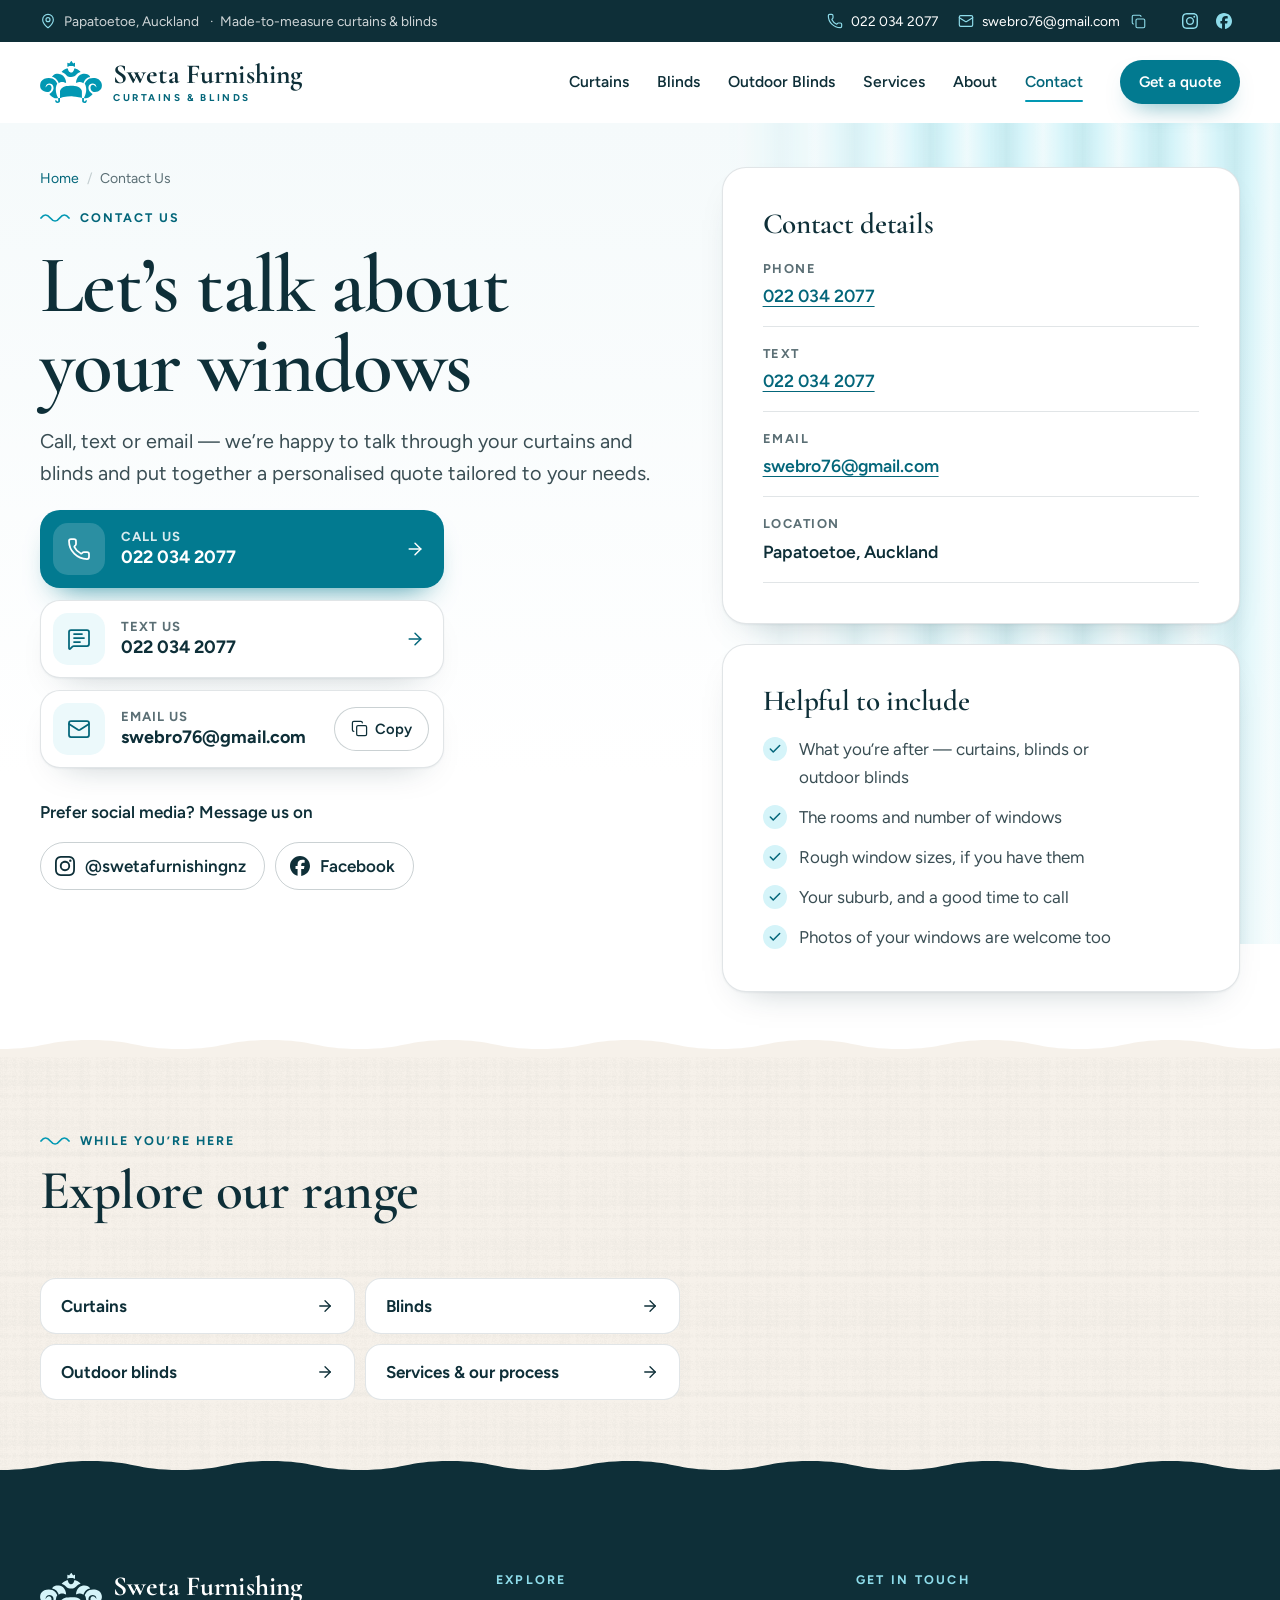
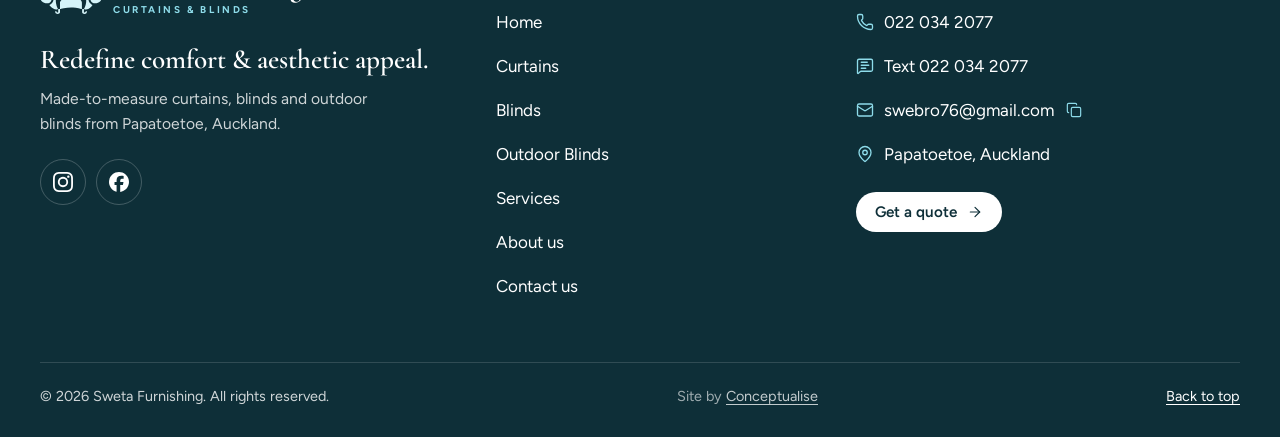
<file: contact-us/index.html>
<!doctype html>
<html lang="en-NZ">
<head>
  <meta charset="utf-8">
  <meta name="viewport" content="width=device-width, initial-scale=1, viewport-fit=cover">
  <title>Contact Us — 022 034 2077 | Sweta Furnishing</title>
  <meta name="description" content="Call or text 022 034 2077 or email swebro76@gmail.com for a personalised quote on curtains, blinds and outdoor blinds. Based in Papatoetoe, Auckland.">
  <link rel="canonical" href="https://www.swetafurnishing.co.nz/contact-us/">
  <meta name="theme-color" content="#ffffff">
  <meta name="format-detection" content="telephone=no">
  <meta property="og:type" content="website">
  <meta property="og:site_name" content="Sweta Furnishing">
  <meta property="og:title" content="Contact Us — 022 034 2077 | Sweta Furnishing">
  <meta property="og:description" content="Call or text 022 034 2077 or email swebro76@gmail.com for a personalised quote on curtains, blinds and outdoor blinds. Based in Papatoetoe, Auckland.">
  <meta property="og:url" content="https://www.swetafurnishing.co.nz/contact-us/">
  <meta property="og:locale" content="en_NZ">
  <meta property="og:image" content="https://www.swetafurnishing.co.nz/og.jpg">
  <meta property="og:image:width" content="1200">
  <meta property="og:image:height" content="630">
  <meta property="og:image:alt" content="Sweta Furnishing — made-to-measure curtains and blinds in Papatoetoe, Auckland">
  <meta name="twitter:card" content="summary_large_image">
  <link rel="icon" href="/favicon.ico" sizes="48x48">
  <link rel="icon" href="/favicon.svg" type="image/svg+xml">
  <link rel="apple-touch-icon" href="/apple-touch-icon.png">
  <link rel="manifest" href="/site.webmanifest">
  <link rel="preload" href="/fonts/cormorant-garamond-latin-wght-normal.woff2" as="font" type="font/woff2" crossorigin>
  <link rel="preload" href="/fonts/figtree-latin-wght-normal.woff2" as="font" type="font/woff2" crossorigin>
  <link rel="stylesheet" href="/css/site.css">
  <script type="module" src="/js/main.js"></script>
  <script type="speculationrules">{"prerender":[{"where":{"href_matches":"/*"},"eagerness":"moderate"}]}</script>
  <script type="application/ld+json">{"@context":"https://schema.org","@type":"HomeAndConstructionBusiness","@id":"https://www.swetafurnishing.co.nz/#business","name":"Sweta Furnishing","description":"Made-to-measure curtains, blinds and outdoor blinds, based in Papatoetoe, Auckland.","slogan":"Redefine comfort & aesthetic appeal","url":"https://www.swetafurnishing.co.nz/","telephone":"+64220342077","email":"swebro76@gmail.com","image":"https://www.swetafurnishing.co.nz/og.jpg","logo":"https://www.swetafurnishing.co.nz/icon-512.png","address":{"@type":"PostalAddress","addressLocality":"Papatoetoe","addressRegion":"Auckland","addressCountry":"NZ"},"areaServed":{"@type":"City","name":"Auckland"},"sameAs":["https://www.instagram.com/swetafurnishingnz","https://www.facebook.com/swetafurnishingnz"],"hasOfferCatalog":{"@type":"OfferCatalog","name":"Curtains and blinds","itemListElement":[{"@type":"OfferCatalog","name":"Curtains","itemListElement":[{"@type":"Offer","itemOffered":{"@type":"Service","name":"Eyelet curtains"}},{"@type":"Offer","itemOffered":{"@type":"Service","name":"Inverted pleat curtains"}},{"@type":"Offer","itemOffered":{"@type":"Service","name":"Single pleat curtains"}},{"@type":"Offer","itemOffered":{"@type":"Service","name":"Dutch pleat curtains"}},{"@type":"Offer","itemOffered":{"@type":"Service","name":"French pleat curtains"}},{"@type":"Offer","itemOffered":{"@type":"Service","name":"Pencil pleat curtains"}},{"@type":"Offer","itemOffered":{"@type":"Service","name":"Motorised curtains"}}]},{"@type":"OfferCatalog","name":"Blinds","itemListElement":[{"@type":"Offer","itemOffered":{"@type":"Service","name":"Roller blinds"}},{"@type":"Offer","itemOffered":{"@type":"Service","name":"Motorised blinds"}},{"@type":"Offer","itemOffered":{"@type":"Service","name":"Vertical blinds"}},{"@type":"Offer","itemOffered":{"@type":"Service","name":"Honeycomb blinds"}},{"@type":"Offer","itemOffered":{"@type":"Service","name":"Roman headrail systems"}},{"@type":"Offer","itemOffered":{"@type":"Service","name":"Wooden blinds"}},{"@type":"Offer","itemOffered":{"@type":"Service","name":"Aluminium venetian blinds"}},{"@type":"Offer","itemOffered":{"@type":"Service","name":"Venetian blinds"}}]},{"@type":"OfferCatalog","name":"Outdoor blinds","itemListElement":[{"@type":"Offer","itemOffered":{"@type":"Service","name":"Outdoor blinds with a 10-year warranty"}}]},{"@type":"OfferCatalog","name":"Services","itemListElement":[{"@type":"Offer","itemOffered":{"@type":"Service","name":"Custom curtain design"}},{"@type":"Offer","itemOffered":{"@type":"Service","name":"Curtain installation"}}]}]}}</script>
  <script type="application/ld+json">{"@context":"https://schema.org","@type":"BreadcrumbList","itemListElement":[{"@type":"ListItem","position":1,"name":"Home","item":"https://www.swetafurnishing.co.nz/"},{"@type":"ListItem","position":2,"name":"Contact Us","item":"https://www.swetafurnishing.co.nz/contact-us/"}]}</script>
</head>
<body id="top">
<a class="skip-link" href="#main">Skip to content</a>
<div class="topbar">
  <div class="wrap topbar-row">
    <p class="topbar-note"><svg class="icon" width="16" height="16" aria-hidden="true"><use href="/img/icons.svg#map-pin"></use></svg> Papatoetoe, Auckland<span class="topbar-extra"> &nbsp;·&nbsp; Made-to-measure curtains &amp; blinds</span></p>
    <ul class="topbar-links" role="list">
      <li><a href="tel:+64220342077"><svg class="icon" width="16" height="16" aria-hidden="true"><use href="/img/icons.svg#phone"></use></svg> 022 034 2077</a></li>
      <li><a href="mailto:swebro76@gmail.com"><svg class="icon" width="16" height="16" aria-hidden="true"><use href="/img/icons.svg#mail"></use></svg> swebro76@gmail.com</a><button class="copy-mini" type="button" data-copy="swebro76@gmail.com" aria-label="Copy email address"><svg class="icon" width="15" height="15" aria-hidden="true"><use href="/img/icons.svg#copy"></use></svg></button></li>
      <li><a class="topbar-social" href="https://www.instagram.com/swetafurnishingnz" rel="noopener" aria-label="Sweta Furnishing on Instagram"><svg class="icon" width="16" height="16" aria-hidden="true"><use href="/img/icons.svg#instagram"></use></svg></a><a class="topbar-social" href="https://www.facebook.com/swetafurnishingnz" rel="noopener" aria-label="Sweta Furnishing on Facebook"><svg class="icon" width="16" height="16" aria-hidden="true"><use href="/img/icons.svg#facebook"></use></svg></a></li>
    </ul>
  </div>
</div>
<header class="site-header" data-header>
  <div class="wrap header-row">
    <a class="brand" href="/" aria-label="Sweta Furnishing — home">
      <img class="brand-mark" src="/img/logo.svg" width="301" height="200" alt="">
      <span class="brand-text"><span class="brand-name">Sweta Furnishing</span><span class="brand-tag">Curtains &amp; Blinds</span></span>
    </a>
    <nav class="site-nav" id="site-nav" aria-label="Main">
      <ul class="nav-list" role="list">
        <li><a href="/curtains/">Curtains</a></li>
        <li><a href="/blinds/">Blinds</a></li>
        <li><a href="/outdoor-blinds/">Outdoor Blinds</a></li>
        <li><a href="/services/">Services</a></li>
        <li><a href="/about-us/">About</a></li>
        <li><a href="/contact-us/" aria-current="page">Contact</a></li>
      </ul>
      <div class="nav-contact">
        <a class="btn btn--primary btn--lg" href="tel:+64220342077"><svg class="icon" width="20" height="20" aria-hidden="true"><use href="/img/icons.svg#phone"></use></svg> Call 022 034 2077</a>
        <a class="btn btn--ghost btn--lg" href="sms:+64220342077?&amp;body=Hi%20Sweta%20Furnishing%2C%20I%E2%80%99d%20like%20a%20quote%20for%20"><svg class="icon" width="20" height="20" aria-hidden="true"><use href="/img/icons.svg#message-square-text"></use></svg> Text us</a>
        <a class="btn btn--ghost btn--lg" href="mailto:swebro76@gmail.com?subject=Quote%20request&amp;body=Hi%20Sweta%20Furnishing%2C%0A%0AI%E2%80%99d%20like%20a%20quote%20for%20(curtains%20%2F%20blinds%20%2F%20outdoor%20blinds)%3A%0A%0ARooms%20and%20number%20of%20windows%3A%0ASuburb%3A%0APhone%3A%0A%0AThanks%2C%0A"><svg class="icon" width="20" height="20" aria-hidden="true"><use href="/img/icons.svg#mail"></use></svg> Email us</a>
        <div class="nav-social">
          <a href="https://www.instagram.com/swetafurnishingnz" rel="noopener" aria-label="Instagram"><svg class="icon" width="20" height="20" aria-hidden="true"><use href="/img/icons.svg#instagram"></use></svg></a>
          <a href="https://www.facebook.com/swetafurnishingnz" rel="noopener" aria-label="Facebook"><svg class="icon" width="20" height="20" aria-hidden="true"><use href="/img/icons.svg#facebook"></use></svg></a>
        </div>
      </div>
    </nav>
    <a class="btn btn--primary btn--sm header-cta" href="/contact-us/">Get a quote</a>
    <button class="nav-toggle" type="button" data-nav-toggle aria-controls="site-nav" aria-expanded="false">
      <span class="sr-only">Open menu</span><span class="burger" aria-hidden="true"><i></i><i></i><i></i></span>
    </button>
  </div>
</header>
<main id="main">
<section class="page-hero page-hero--contact" aria-labelledby="contact-title">
  <div class="wrap contact-layout">
    <div class="page-hero-copy">
      <nav class="crumbs" aria-label="Breadcrumb">
        <ol role="list">
          <li><a href="/">Home</a></li>
          <li aria-current="page">Contact Us</li>
        </ol>
      </nav>
      <p class="eyebrow">Contact us</p>
      <h1 class="h1" id="contact-title">Let’s talk about your windows</h1>
      <p class="lead">Call, text or email — we’re happy to talk through your curtains and blinds and put together a personalised quote tailored to your needs.</p>
      <div class="contact-actions">
        <a class="action action--primary" href="tel:+64220342077">
          <span class="action-icon"><svg class="icon" width="24" height="24" aria-hidden="true"><use href="/img/icons.svg#phone"></use></svg></span>
          <span class="action-text"><span class="action-label">Call us</span><span class="action-value">022 034 2077</span></span>
          <svg class="icon arr" width="20" height="20" aria-hidden="true"><use href="/img/icons.svg#arrow-right"></use></svg>
        </a>
        <a class="action" href="sms:+64220342077?&amp;body=Hi%20Sweta%20Furnishing%2C%20I%E2%80%99d%20like%20a%20quote%20for%20">
          <span class="action-icon"><svg class="icon" width="24" height="24" aria-hidden="true"><use href="/img/icons.svg#message-square-text"></use></svg></span>
          <span class="action-text"><span class="action-label">Text us</span><span class="action-value">022 034 2077</span></span>
          <svg class="icon arr" width="20" height="20" aria-hidden="true"><use href="/img/icons.svg#arrow-right"></use></svg>
        </a>
        <div class="action action--email">
          <a class="action-link" href="mailto:swebro76@gmail.com?subject=Quote%20request&amp;body=Hi%20Sweta%20Furnishing%2C%0A%0AI%E2%80%99d%20like%20a%20quote%20for%20(curtains%20%2F%20blinds%20%2F%20outdoor%20blinds)%3A%0A%0ARooms%20and%20number%20of%20windows%3A%0ASuburb%3A%0APhone%3A%0A%0AThanks%2C%0A">
            <span class="action-icon"><svg class="icon" width="24" height="24" aria-hidden="true"><use href="/img/icons.svg#mail"></use></svg></span>
            <span class="action-text"><span class="action-label">Email us</span><span class="action-value">swebro76@gmail.com</span></span>
          </a>
          <button class="copy-btn" type="button" data-copy="swebro76@gmail.com"><svg class="icon" width="17" height="17" aria-hidden="true"><use href="/img/icons.svg#copy"></use></svg><span data-copy-label>Copy</span></button>
        </div>
      </div>
      <div class="contact-social">
        <p>Prefer social media? Message us on</p>
        <div class="social-row">
          <a class="social-btn" href="https://www.instagram.com/swetafurnishingnz" rel="noopener"><svg class="icon" width="20" height="20" aria-hidden="true"><use href="/img/icons.svg#instagram"></use></svg> @swetafurnishingnz</a>
          <a class="social-btn" href="https://www.facebook.com/swetafurnishingnz" rel="noopener"><svg class="icon" width="20" height="20" aria-hidden="true"><use href="/img/icons.svg#facebook"></use></svg> Facebook</a>
        </div>
      </div>
    </div>
    <div class="contact-side">
      <div class="panel">
        <h2 class="h3">Contact details</h2>
        <dl class="details">
          <div><dt>Phone</dt><dd><a href="tel:+64220342077">022 034 2077</a></dd></div>
          <div><dt>Text</dt><dd><a href="sms:+64220342077?&amp;body=Hi%20Sweta%20Furnishing%2C%20I%E2%80%99d%20like%20a%20quote%20for%20">022 034 2077</a></dd></div>
          <div><dt>Email</dt><dd><a href="mailto:swebro76@gmail.com">swebro76@gmail.com</a></dd></div>
          <div><dt>Location</dt><dd>Papatoetoe, Auckland</dd></div>
        </dl>
      </div>
      <div class="panel">
        <h2 class="h3">Helpful to include</h2>
        <ul class="checklist" role="list">
          <li><span class="tick"><svg class="icon" width="14" height="14" aria-hidden="true"><use href="/img/icons.svg#check"></use></svg></span> What you’re after — curtains, blinds or outdoor blinds</li>
          <li><span class="tick"><svg class="icon" width="14" height="14" aria-hidden="true"><use href="/img/icons.svg#check"></use></svg></span> The rooms and number of windows</li>
          <li><span class="tick"><svg class="icon" width="14" height="14" aria-hidden="true"><use href="/img/icons.svg#check"></use></svg></span> Rough window sizes, if you have them</li>
          <li><span class="tick"><svg class="icon" width="14" height="14" aria-hidden="true"><use href="/img/icons.svg#check"></use></svg></span> Your suburb, and a good time to call</li>
          <li><span class="tick"><svg class="icon" width="14" height="14" aria-hidden="true"><use href="/img/icons.svg#check"></use></svg></span> Photos of your windows are welcome too</li>
        </ul>
      </div>
    </div>
  </div>
</section>

<section class="section section--linen wave-top section--tight" aria-labelledby="explore-title">
  <div class="wrap">
    <header class="section-head section-head--row" data-reveal>
      <p class="eyebrow">While you’re here</p>
      <h2 class="h2" id="explore-title">Explore our range</h2>
    </header>
    <div class="nf-links" data-reveal>
      <a href="/curtains/">Curtains <svg class="icon" width="18" height="18" aria-hidden="true"><use href="/img/icons.svg#arrow-right"></use></svg></a>
      <a href="/blinds/">Blinds <svg class="icon" width="18" height="18" aria-hidden="true"><use href="/img/icons.svg#arrow-right"></use></svg></a>
      <a href="/outdoor-blinds/">Outdoor blinds <svg class="icon" width="18" height="18" aria-hidden="true"><use href="/img/icons.svg#arrow-right"></use></svg></a>
      <a href="/services/">Services &amp; our process <svg class="icon" width="18" height="18" aria-hidden="true"><use href="/img/icons.svg#arrow-right"></use></svg></a>
    </div>
  </div>
</section>
</main>
<footer class="site-footer wave-top">
  <div class="wrap footer-grid">
    <div class="footer-brand">
      <a class="brand brand--light" href="/" aria-label="Sweta Furnishing — home">
        <img class="brand-mark" src="/img/logo-light.svg" width="301" height="200" alt="">
        <span class="brand-text"><span class="brand-name">Sweta Furnishing</span><span class="brand-tag">Curtains &amp; Blinds</span></span>
      </a>
      <p class="footer-slogan">Redefine comfort &amp; aesthetic appeal.</p>
      <p class="footer-blurb">Made-to-measure curtains, blinds and outdoor blinds from Papatoetoe, Auckland.</p>
      <ul class="socials" role="list">
        <li><a href="https://www.instagram.com/swetafurnishingnz" rel="noopener" aria-label="Sweta Furnishing on Instagram"><svg class="icon" width="20" height="20" aria-hidden="true"><use href="/img/icons.svg#instagram"></use></svg></a></li>
        <li><a href="https://www.facebook.com/swetafurnishingnz" rel="noopener" aria-label="Sweta Furnishing on Facebook"><svg class="icon" width="20" height="20" aria-hidden="true"><use href="/img/icons.svg#facebook"></use></svg></a></li>
      </ul>
    </div>
    <nav class="footer-col" aria-label="Footer">
      <h2 class="footer-title">Explore</h2>
      <ul role="list">
        <li><a href="/">Home</a></li>
        <li><a href="/curtains/">Curtains</a></li>
        <li><a href="/blinds/">Blinds</a></li>
        <li><a href="/outdoor-blinds/">Outdoor Blinds</a></li>
        <li><a href="/services/">Services</a></li>
        <li><a href="/about-us/">About us</a></li>
        <li><a href="/contact-us/">Contact us</a></li>
      </ul>
    </nav>
    <div class="footer-col">
      <h2 class="footer-title">Get in touch</h2>
      <ul class="footer-contact" role="list">
        <li><a href="tel:+64220342077"><svg class="icon" width="18" height="18" aria-hidden="true"><use href="/img/icons.svg#phone"></use></svg> 022 034 2077</a></li>
        <li><a href="sms:+64220342077?&amp;body=Hi%20Sweta%20Furnishing%2C%20I%E2%80%99d%20like%20a%20quote%20for%20"><svg class="icon" width="18" height="18" aria-hidden="true"><use href="/img/icons.svg#message-square-text"></use></svg> Text 022 034 2077</a></li>
        <li><a href="mailto:swebro76@gmail.com"><svg class="icon" width="18" height="18" aria-hidden="true"><use href="/img/icons.svg#mail"></use></svg> swebro76@gmail.com</a><button class="copy-mini" type="button" data-copy="swebro76@gmail.com" aria-label="Copy email address"><svg class="icon" width="16" height="16" aria-hidden="true"><use href="/img/icons.svg#copy"></use></svg></button></li>
        <li><span><svg class="icon" width="18" height="18" aria-hidden="true"><use href="/img/icons.svg#map-pin"></use></svg> Papatoetoe, Auckland</span></li>
      </ul>
      <a class="btn btn--light btn--sm" href="/contact-us/">Get a quote <svg class="icon arr" width="16" height="16" aria-hidden="true"><use href="/img/icons.svg#arrow-right"></use></svg></a>
    </div>
  </div>
  <div class="wrap footer-bottom">
    <p>© <span data-year>2026</span> Sweta Furnishing. All rights reserved.</p>
    <p class="footer-credit">Site by <a href="https://www.conceptualise.co.nz/" rel="noopener">Conceptualise</a></p>
    <p><a href="#top">Back to top</a></p>
  </div>
  <p class="sr-only" id="copy-status" aria-live="polite"></p>
</footer>
<nav class="mobile-bar" aria-label="Quick contact">
  <a class="mb-primary" href="tel:+64220342077"><svg class="icon" width="20" height="20" aria-hidden="true"><use href="/img/icons.svg#phone"></use></svg> Call</a>
  <a href="sms:+64220342077?&amp;body=Hi%20Sweta%20Furnishing%2C%20I%E2%80%99d%20like%20a%20quote%20for%20"><svg class="icon" width="20" height="20" aria-hidden="true"><use href="/img/icons.svg#message-square-text"></use></svg> Text</a>
  <a href="mailto:swebro76@gmail.com?subject=Quote%20request&amp;body=Hi%20Sweta%20Furnishing%2C%0A%0AI%E2%80%99d%20like%20a%20quote%20for%20(curtains%20%2F%20blinds%20%2F%20outdoor%20blinds)%3A%0A%0ARooms%20and%20number%20of%20windows%3A%0ASuburb%3A%0APhone%3A%0A%0AThanks%2C%0A"><svg class="icon" width="20" height="20" aria-hidden="true"><use href="/img/icons.svg#mail"></use></svg> Email</a>
</nav>
</body>
</html>
</file>
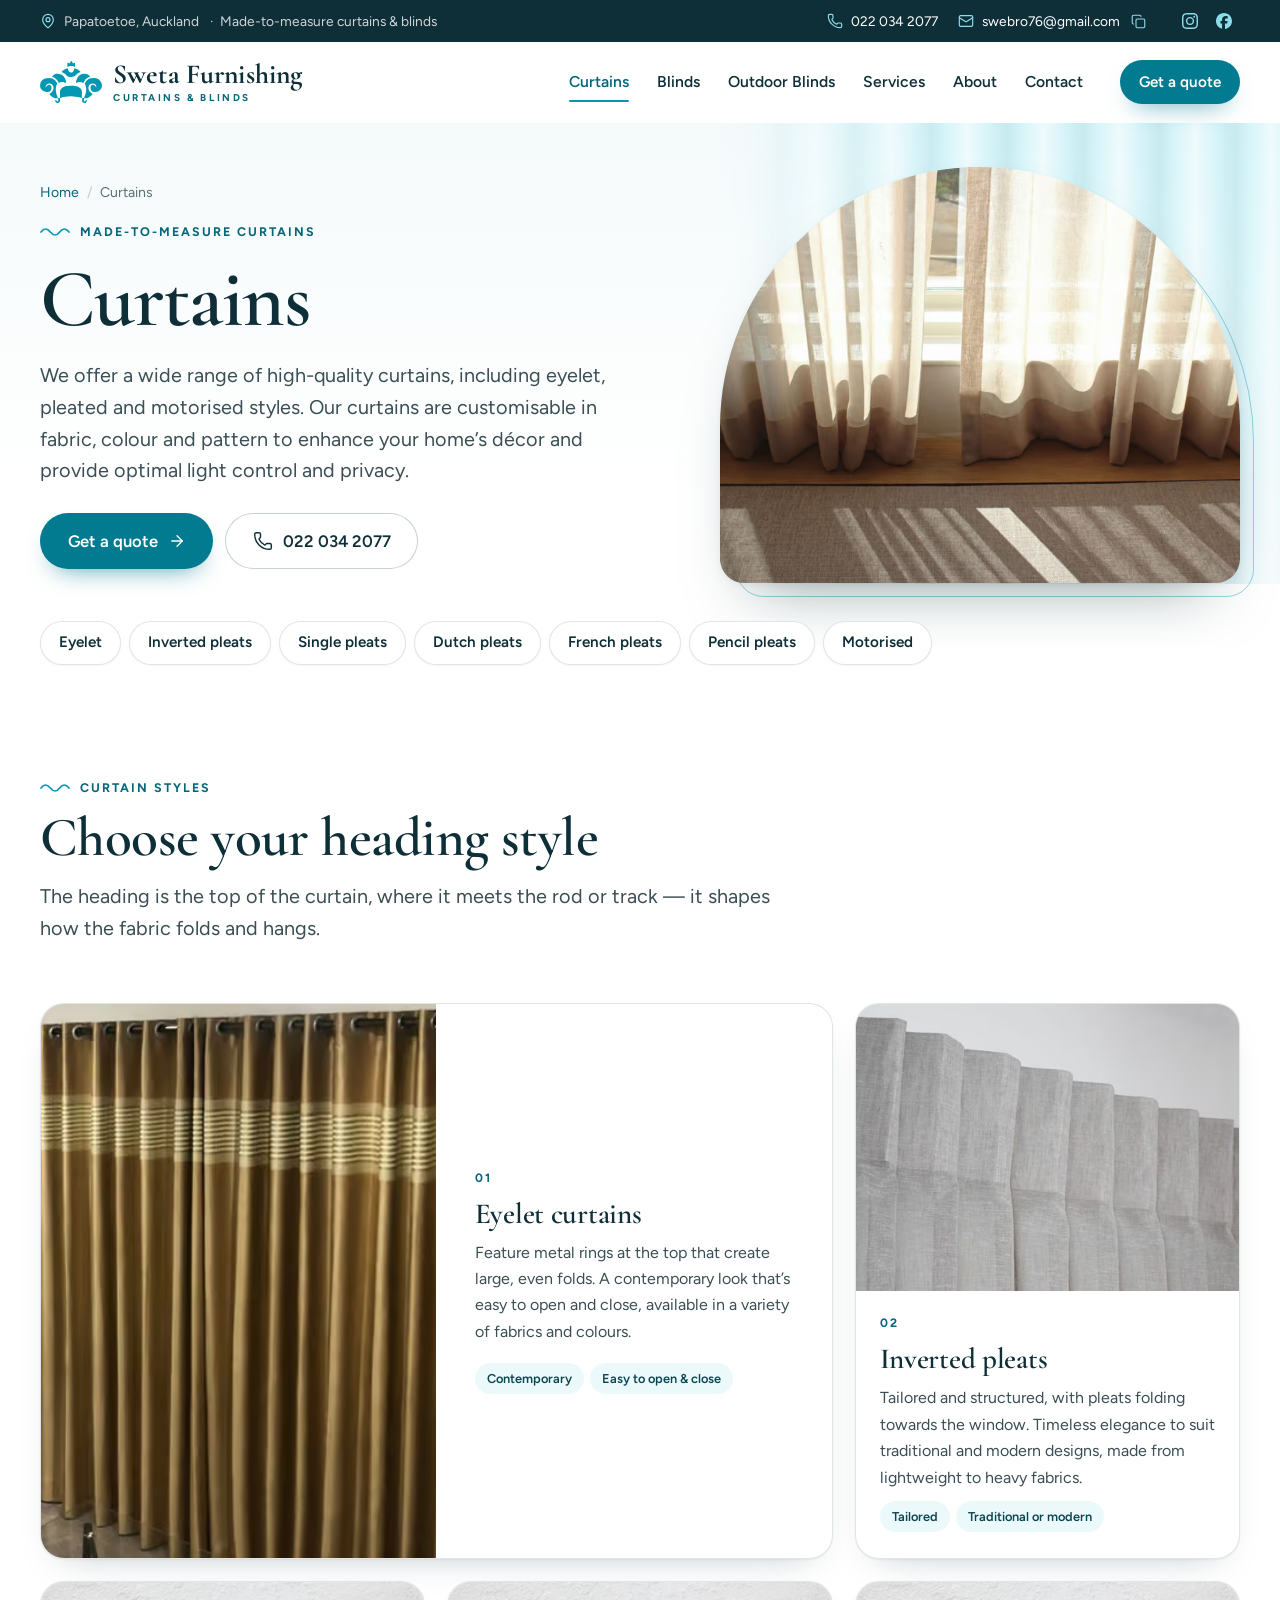
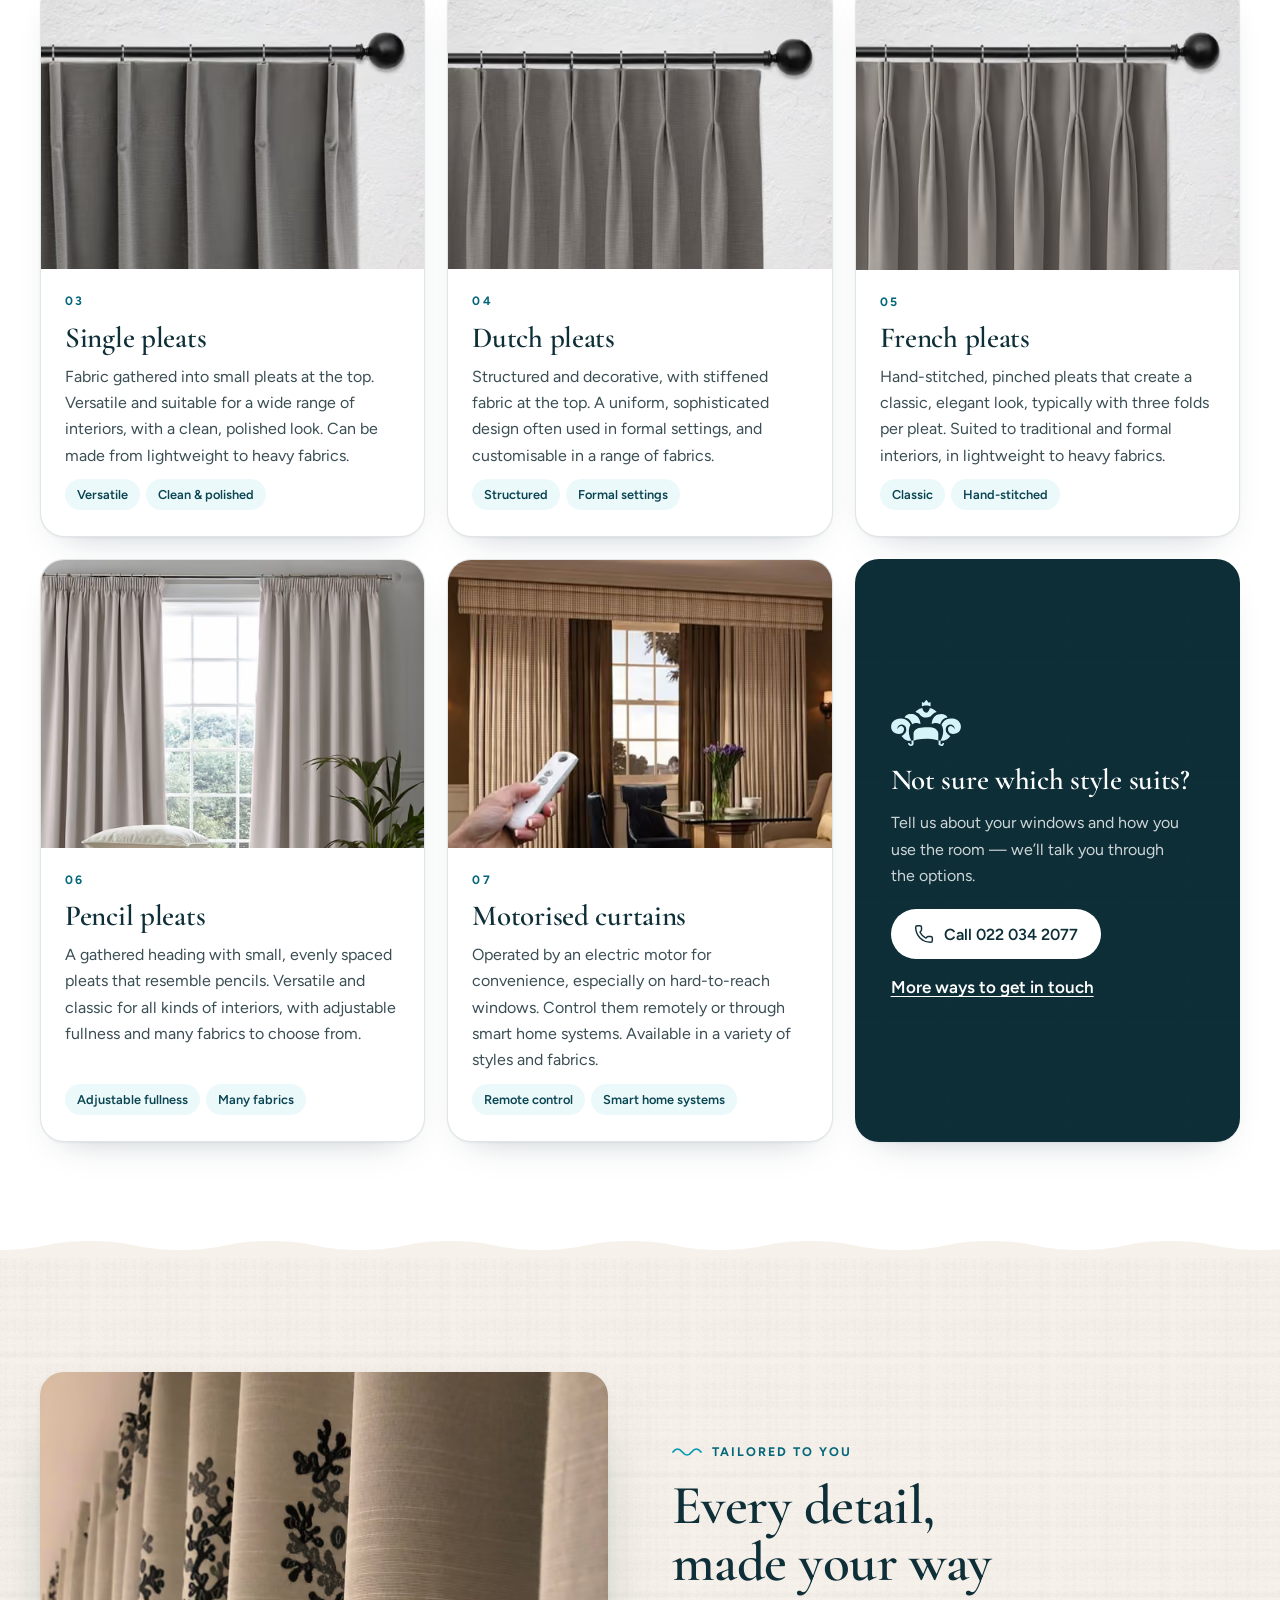
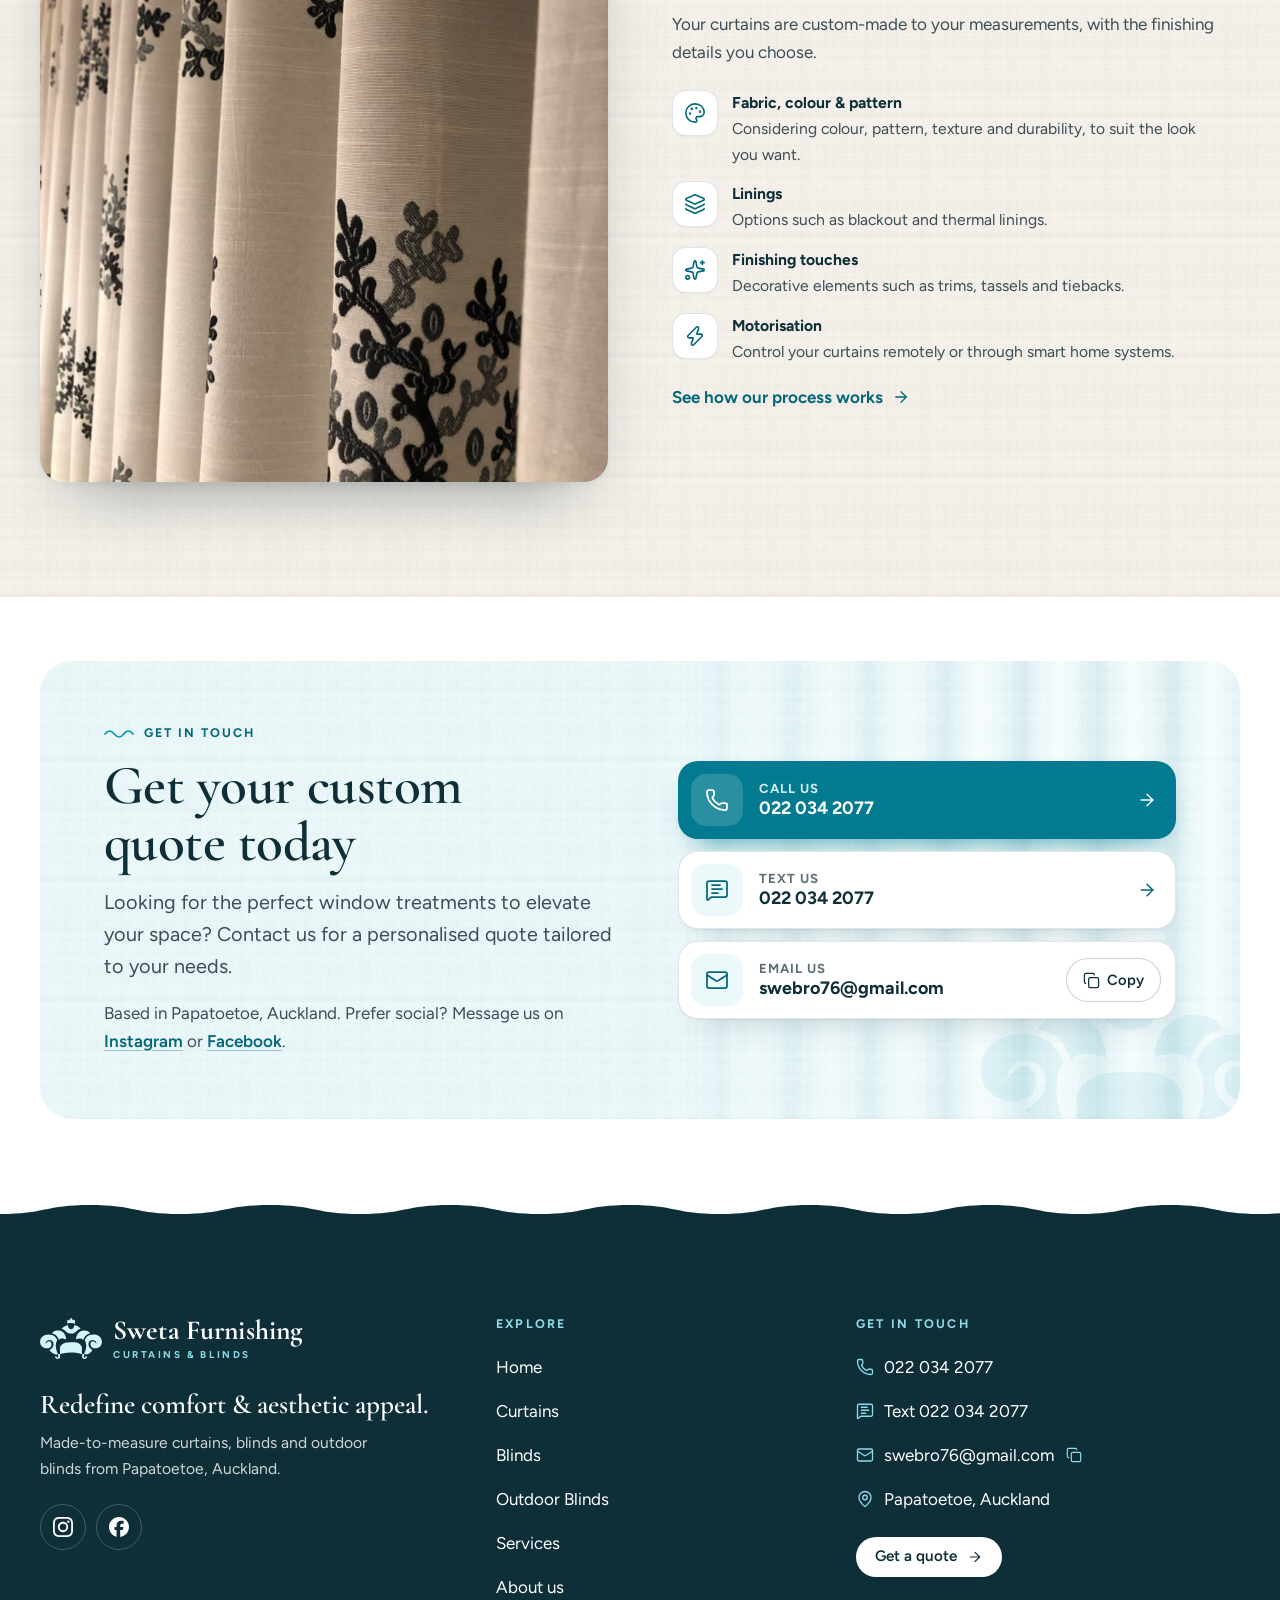
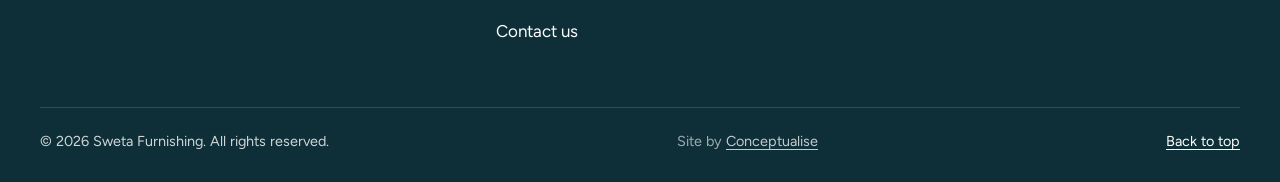
<file: curtains/index.html>
<!doctype html>
<html lang="en-NZ">
<head>
  <meta charset="utf-8">
  <meta name="viewport" content="width=device-width, initial-scale=1, viewport-fit=cover">
  <title>Curtains — Eyelet, Pleated &amp; Motorised | Sweta Furnishing</title>
  <meta name="description" content="Made-to-measure curtains: eyelet, inverted, single, Dutch, French and pencil pleats, plus motorised curtains — customisable in fabric, colour and pattern.">
  <link rel="canonical" href="https://www.swetafurnishing.co.nz/curtains/">
  <meta name="theme-color" content="#ffffff">
  <meta name="format-detection" content="telephone=no">
  <meta property="og:type" content="website">
  <meta property="og:site_name" content="Sweta Furnishing">
  <meta property="og:title" content="Curtains — Eyelet, Pleated &amp; Motorised | Sweta Furnishing">
  <meta property="og:description" content="Made-to-measure curtains: eyelet, inverted, single, Dutch, French and pencil pleats, plus motorised curtains — customisable in fabric, colour and pattern.">
  <meta property="og:url" content="https://www.swetafurnishing.co.nz/curtains/">
  <meta property="og:locale" content="en_NZ">
  <meta property="og:image" content="https://www.swetafurnishing.co.nz/og.jpg">
  <meta property="og:image:width" content="1200">
  <meta property="og:image:height" content="630">
  <meta property="og:image:alt" content="Sweta Furnishing — made-to-measure curtains and blinds in Papatoetoe, Auckland">
  <meta name="twitter:card" content="summary_large_image">
  <link rel="icon" href="/favicon.ico" sizes="48x48">
  <link rel="icon" href="/favicon.svg" type="image/svg+xml">
  <link rel="apple-touch-icon" href="/apple-touch-icon.png">
  <link rel="manifest" href="/site.webmanifest">
  <link rel="preload" href="/fonts/cormorant-garamond-latin-wght-normal.woff2" as="font" type="font/woff2" crossorigin>
  <link rel="preload" href="/fonts/figtree-latin-wght-normal.woff2" as="font" type="font/woff2" crossorigin>
  <link rel="stylesheet" href="/css/site.css">
  <script type="module" src="/js/main.js"></script>
  <script type="speculationrules">{"prerender":[{"where":{"href_matches":"/*"},"eagerness":"moderate"}]}</script>
  <script type="application/ld+json">{"@context":"https://schema.org","@type":"HomeAndConstructionBusiness","@id":"https://www.swetafurnishing.co.nz/#business","name":"Sweta Furnishing","description":"Made-to-measure curtains, blinds and outdoor blinds, based in Papatoetoe, Auckland.","slogan":"Redefine comfort & aesthetic appeal","url":"https://www.swetafurnishing.co.nz/","telephone":"+64220342077","email":"swebro76@gmail.com","image":"https://www.swetafurnishing.co.nz/og.jpg","logo":"https://www.swetafurnishing.co.nz/icon-512.png","address":{"@type":"PostalAddress","addressLocality":"Papatoetoe","addressRegion":"Auckland","addressCountry":"NZ"},"areaServed":{"@type":"City","name":"Auckland"},"sameAs":["https://www.instagram.com/swetafurnishingnz","https://www.facebook.com/swetafurnishingnz"],"hasOfferCatalog":{"@type":"OfferCatalog","name":"Curtains and blinds","itemListElement":[{"@type":"OfferCatalog","name":"Curtains","itemListElement":[{"@type":"Offer","itemOffered":{"@type":"Service","name":"Eyelet curtains"}},{"@type":"Offer","itemOffered":{"@type":"Service","name":"Inverted pleat curtains"}},{"@type":"Offer","itemOffered":{"@type":"Service","name":"Single pleat curtains"}},{"@type":"Offer","itemOffered":{"@type":"Service","name":"Dutch pleat curtains"}},{"@type":"Offer","itemOffered":{"@type":"Service","name":"French pleat curtains"}},{"@type":"Offer","itemOffered":{"@type":"Service","name":"Pencil pleat curtains"}},{"@type":"Offer","itemOffered":{"@type":"Service","name":"Motorised curtains"}}]},{"@type":"OfferCatalog","name":"Blinds","itemListElement":[{"@type":"Offer","itemOffered":{"@type":"Service","name":"Roller blinds"}},{"@type":"Offer","itemOffered":{"@type":"Service","name":"Motorised blinds"}},{"@type":"Offer","itemOffered":{"@type":"Service","name":"Vertical blinds"}},{"@type":"Offer","itemOffered":{"@type":"Service","name":"Honeycomb blinds"}},{"@type":"Offer","itemOffered":{"@type":"Service","name":"Roman headrail systems"}},{"@type":"Offer","itemOffered":{"@type":"Service","name":"Wooden blinds"}},{"@type":"Offer","itemOffered":{"@type":"Service","name":"Aluminium venetian blinds"}},{"@type":"Offer","itemOffered":{"@type":"Service","name":"Venetian blinds"}}]},{"@type":"OfferCatalog","name":"Outdoor blinds","itemListElement":[{"@type":"Offer","itemOffered":{"@type":"Service","name":"Outdoor blinds with a 10-year warranty"}}]},{"@type":"OfferCatalog","name":"Services","itemListElement":[{"@type":"Offer","itemOffered":{"@type":"Service","name":"Custom curtain design"}},{"@type":"Offer","itemOffered":{"@type":"Service","name":"Curtain installation"}}]}]}}</script>
  <script type="application/ld+json">{"@context":"https://schema.org","@type":"BreadcrumbList","itemListElement":[{"@type":"ListItem","position":1,"name":"Home","item":"https://www.swetafurnishing.co.nz/"},{"@type":"ListItem","position":2,"name":"Curtains","item":"https://www.swetafurnishing.co.nz/curtains/"}]}</script>
</head>
<body id="top">
<a class="skip-link" href="#main">Skip to content</a>
<div class="topbar">
  <div class="wrap topbar-row">
    <p class="topbar-note"><svg class="icon" width="16" height="16" aria-hidden="true"><use href="/img/icons.svg#map-pin"></use></svg> Papatoetoe, Auckland<span class="topbar-extra"> &nbsp;·&nbsp; Made-to-measure curtains &amp; blinds</span></p>
    <ul class="topbar-links" role="list">
      <li><a href="tel:+64220342077"><svg class="icon" width="16" height="16" aria-hidden="true"><use href="/img/icons.svg#phone"></use></svg> 022 034 2077</a></li>
      <li><a href="mailto:swebro76@gmail.com"><svg class="icon" width="16" height="16" aria-hidden="true"><use href="/img/icons.svg#mail"></use></svg> swebro76@gmail.com</a><button class="copy-mini" type="button" data-copy="swebro76@gmail.com" aria-label="Copy email address"><svg class="icon" width="15" height="15" aria-hidden="true"><use href="/img/icons.svg#copy"></use></svg></button></li>
      <li><a class="topbar-social" href="https://www.instagram.com/swetafurnishingnz" rel="noopener" aria-label="Sweta Furnishing on Instagram"><svg class="icon" width="16" height="16" aria-hidden="true"><use href="/img/icons.svg#instagram"></use></svg></a><a class="topbar-social" href="https://www.facebook.com/swetafurnishingnz" rel="noopener" aria-label="Sweta Furnishing on Facebook"><svg class="icon" width="16" height="16" aria-hidden="true"><use href="/img/icons.svg#facebook"></use></svg></a></li>
    </ul>
  </div>
</div>
<header class="site-header" data-header>
  <div class="wrap header-row">
    <a class="brand" href="/" aria-label="Sweta Furnishing — home">
      <img class="brand-mark" src="/img/logo.svg" width="301" height="200" alt="">
      <span class="brand-text"><span class="brand-name">Sweta Furnishing</span><span class="brand-tag">Curtains &amp; Blinds</span></span>
    </a>
    <nav class="site-nav" id="site-nav" aria-label="Main">
      <ul class="nav-list" role="list">
        <li><a href="/curtains/" aria-current="page">Curtains</a></li>
        <li><a href="/blinds/">Blinds</a></li>
        <li><a href="/outdoor-blinds/">Outdoor Blinds</a></li>
        <li><a href="/services/">Services</a></li>
        <li><a href="/about-us/">About</a></li>
        <li><a href="/contact-us/">Contact</a></li>
      </ul>
      <div class="nav-contact">
        <a class="btn btn--primary btn--lg" href="tel:+64220342077"><svg class="icon" width="20" height="20" aria-hidden="true"><use href="/img/icons.svg#phone"></use></svg> Call 022 034 2077</a>
        <a class="btn btn--ghost btn--lg" href="sms:+64220342077?&amp;body=Hi%20Sweta%20Furnishing%2C%20I%E2%80%99d%20like%20a%20quote%20for%20"><svg class="icon" width="20" height="20" aria-hidden="true"><use href="/img/icons.svg#message-square-text"></use></svg> Text us</a>
        <a class="btn btn--ghost btn--lg" href="mailto:swebro76@gmail.com?subject=Quote%20request&amp;body=Hi%20Sweta%20Furnishing%2C%0A%0AI%E2%80%99d%20like%20a%20quote%20for%20(curtains%20%2F%20blinds%20%2F%20outdoor%20blinds)%3A%0A%0ARooms%20and%20number%20of%20windows%3A%0ASuburb%3A%0APhone%3A%0A%0AThanks%2C%0A"><svg class="icon" width="20" height="20" aria-hidden="true"><use href="/img/icons.svg#mail"></use></svg> Email us</a>
        <div class="nav-social">
          <a href="https://www.instagram.com/swetafurnishingnz" rel="noopener" aria-label="Instagram"><svg class="icon" width="20" height="20" aria-hidden="true"><use href="/img/icons.svg#instagram"></use></svg></a>
          <a href="https://www.facebook.com/swetafurnishingnz" rel="noopener" aria-label="Facebook"><svg class="icon" width="20" height="20" aria-hidden="true"><use href="/img/icons.svg#facebook"></use></svg></a>
        </div>
      </div>
    </nav>
    <a class="btn btn--primary btn--sm header-cta" href="/contact-us/">Get a quote</a>
    <button class="nav-toggle" type="button" data-nav-toggle aria-controls="site-nav" aria-expanded="false">
      <span class="sr-only">Open menu</span><span class="burger" aria-hidden="true"><i></i><i></i><i></i></span>
    </button>
  </div>
</header>
<main id="main">
<section class="page-hero">
  <div class="wrap page-hero-grid">
    <div class="page-hero-copy">
      <nav class="crumbs" aria-label="Breadcrumb">
        <ol role="list">
          <li><a href="/">Home</a></li>
          <li aria-current="page">Curtains</li>
        </ol>
      </nav>
      <p class="eyebrow">Made-to-measure curtains</p>
      <h1 class="h1">Curtains</h1>
      <p class="lead">We offer a wide range of high-quality curtains, including eyelet, pleated and motorised styles. Our curtains are customisable in fabric, colour and pattern to enhance your home’s décor and provide optimal light control and privacy.</p>
      <div class="hero-cta">
        <a class="btn btn--primary btn--lg" href="/contact-us/">Get a quote <svg class="icon arr" width="18" height="18" aria-hidden="true"><use href="/img/icons.svg#arrow-right"></use></svg></a>
        <a class="btn btn--ghost btn--lg" href="tel:+64220342077"><svg class="icon" width="20" height="20" aria-hidden="true"><use href="/img/icons.svg#phone"></use></svg> 022 034 2077</a>
      </div>
    </div>
    <div class="page-hero-media">
      <div class="arch">
        <picture>
          <source type="image/avif" srcset="/img/sheer-curtains-480.avif 480w, /img/sheer-curtains-800.avif 800w, /img/sheer-curtains-1200.avif 1200w, /img/sheer-curtains-1600.avif 1600w" sizes="(min-width: 600px) 520px, 92vw">
          <img src="/img/sheer-curtains-800.webp" srcset="/img/sheer-curtains-480.webp 480w, /img/sheer-curtains-800.webp 800w, /img/sheer-curtains-1200.webp 1200w, /img/sheer-curtains-1600.webp 1600w" sizes="(min-width: 600px) 520px, 92vw" width="1600" height="1067" alt="Sheer linen curtains glowing in afternoon sunlight" fetchpriority="high" decoding="async" style="background-color:#f8f8f8">
        </picture>
      </div>
    </div>
  </div>
</section>

<nav class="jump" aria-label="Curtain styles">
  <div class="wrap">
    <ul class="jump-list" role="list">
      <li><a href="#eyelet">Eyelet</a></li>
      <li><a href="#inverted-pleats">Inverted pleats</a></li>
      <li><a href="#single-pleats">Single pleats</a></li>
      <li><a href="#dutch-pleats">Dutch pleats</a></li>
      <li><a href="#french-pleats">French pleats</a></li>
      <li><a href="#pencil-pleats">Pencil pleats</a></li>
      <li><a href="#motorised-curtains">Motorised</a></li>
    </ul>
  </div>
</nav>

<section class="section" id="styles" aria-labelledby="styles-title">
  <div class="wrap">
    <header class="section-head" data-reveal>
      <p class="eyebrow">Curtain styles</p>
      <h2 class="h2" id="styles-title">Choose your heading style</h2>
      <p class="lead">The heading is the top of the curtain, where it meets the rod or track — it shapes how the fabric folds and hangs.</p>
    </header>
    <div class="products products--cta-wide" data-reveal-stagger>
      <article class="product product--wide" id="eyelet" data-reveal>
        <div class="product-media">
          <picture>
            <source type="image/avif" srcset="/img/eyelet-curtains-480.avif 480w, /img/eyelet-curtains-800.avif 800w, /img/eyelet-curtains-1200.avif 1200w" sizes="(min-width: 1024px) 400px, (min-width: 640px) 46vw, 92vw">
            <img src="/img/eyelet-curtains-800.webp" srcset="/img/eyelet-curtains-480.webp 480w, /img/eyelet-curtains-800.webp 800w, /img/eyelet-curtains-1200.webp 1200w" sizes="(min-width: 1024px) 400px, (min-width: 640px) 46vw, 92vw" width="1200" height="1200" alt="Gold eyelet curtains with a cream stripe, hanging from a chrome rod" loading="lazy" decoding="async" style="background-color:#483818">
          </picture>
        </div>
        <div class="product-body">
          <p class="product-num">01</p>
          <h3 class="h3">Eyelet curtains</h3>
          <p>Feature metal rings at the top that create large, even folds. A contemporary look that’s easy to open and close, available in a variety of fabrics and colours.</p>
          <ul class="tags" role="list"><li>Contemporary</li><li>Easy to open &amp; close</li></ul>
        </div>
      </article>
      <article class="product" id="inverted-pleats" data-reveal>
        <div class="product-media">
          <picture>
            <source type="image/avif" srcset="/img/inverted-pleats-480.avif 480w, /img/inverted-pleats-675.avif 675w" sizes="(min-width: 1024px) 380px, (min-width: 640px) 46vw, 92vw">
            <img src="/img/inverted-pleats-675.webp" srcset="/img/inverted-pleats-480.webp 480w, /img/inverted-pleats-675.webp 675w" sizes="(min-width: 1024px) 380px, (min-width: 640px) 46vw, 92vw" width="675" height="506" alt="Inverted pleat curtain heading in a natural linen-look fabric" loading="lazy" decoding="async" style="background-color:#a8a8a8">
          </picture>
        </div>
        <div class="product-body">
          <p class="product-num">02</p>
          <h3 class="h3">Inverted pleats</h3>
          <p>Tailored and structured, with pleats folding towards the window. Timeless elegance to suit traditional and modern designs, made from lightweight to heavy fabrics.</p>
          <ul class="tags" role="list"><li>Tailored</li><li>Traditional or modern</li></ul>
        </div>
      </article>
      <article class="product" id="single-pleats" data-reveal>
        <div class="product-media">
          <picture>
            <source type="image/avif" srcset="/img/single-pleats-480.avif 480w, /img/single-pleats-800.avif 800w, /img/single-pleats-990.avif 990w" sizes="(min-width: 1024px) 380px, (min-width: 640px) 46vw, 92vw">
            <img src="/img/single-pleats-800.webp" srcset="/img/single-pleats-480.webp 480w, /img/single-pleats-800.webp 800w, /img/single-pleats-990.webp 990w" sizes="(min-width: 1024px) 380px, (min-width: 640px) 46vw, 92vw" width="990" height="742" alt="Single pleat curtain heading on a black rod" loading="lazy" decoding="async" style="background-color:#e8e8e8">
          </picture>
        </div>
        <div class="product-body">
          <p class="product-num">03</p>
          <h3 class="h3">Single pleats</h3>
          <p>Fabric gathered into small pleats at the top. Versatile and suitable for a wide range of interiors, with a clean, polished look. Can be made from lightweight to heavy fabrics.</p>
          <ul class="tags" role="list"><li>Versatile</li><li>Clean &amp; polished</li></ul>
        </div>
      </article>
      <article class="product" id="dutch-pleats" data-reveal>
        <div class="product-media">
          <picture>
            <source type="image/avif" srcset="/img/dutch-pleats-480.avif 480w, /img/dutch-pleats-800.avif 800w, /img/dutch-pleats-1047.avif 1047w" sizes="(min-width: 1024px) 380px, (min-width: 640px) 46vw, 92vw">
            <img src="/img/dutch-pleats-800.webp" srcset="/img/dutch-pleats-480.webp 480w, /img/dutch-pleats-800.webp 800w, /img/dutch-pleats-1047.webp 1047w" sizes="(min-width: 1024px) 380px, (min-width: 640px) 46vw, 92vw" width="1047" height="785" alt="Dutch pleat curtain heading on a black rod" loading="lazy" decoding="async" style="background-color:#e8e8e8">
          </picture>
        </div>
        <div class="product-body">
          <p class="product-num">04</p>
          <h3 class="h3">Dutch pleats</h3>
          <p>Structured and decorative, with stiffened fabric at the top. A uniform, sophisticated design often used in formal settings, and customisable in a range of fabrics.</p>
          <ul class="tags" role="list"><li>Structured</li><li>Formal settings</li></ul>
        </div>
      </article>
      <article class="product" id="french-pleats" data-reveal>
        <div class="product-media">
          <picture>
            <source type="image/avif" srcset="/img/french-pleats-480.avif 480w, /img/french-pleats-800.avif 800w, /img/french-pleats-990.avif 990w" sizes="(min-width: 1024px) 380px, (min-width: 640px) 46vw, 92vw">
            <img src="/img/french-pleats-800.webp" srcset="/img/french-pleats-480.webp 480w, /img/french-pleats-800.webp 800w, /img/french-pleats-990.webp 990w" sizes="(min-width: 1024px) 380px, (min-width: 640px) 46vw, 92vw" width="990" height="742" alt="French pleat curtain heading on a black rod" loading="lazy" decoding="async" style="background-color:#e8e8e8">
          </picture>
        </div>
        <div class="product-body">
          <p class="product-num">05</p>
          <h3 class="h3">French pleats</h3>
          <p>Hand-stitched, pinched pleats that create a classic, elegant look, typically with three folds per pleat. Suited to traditional and formal interiors, in lightweight to heavy fabrics.</p>
          <ul class="tags" role="list"><li>Classic</li><li>Hand-stitched</li></ul>
        </div>
      </article>
      <article class="product" id="pencil-pleats" data-reveal>
        <div class="product-media">
          <picture>
            <source type="image/avif" srcset="/img/pencil-pleats-480.avif 480w, /img/pencil-pleats-800.avif 800w, /img/pencil-pleats-1200.avif 1200w" sizes="(min-width: 1024px) 380px, (min-width: 640px) 46vw, 92vw">
            <img src="/img/pencil-pleats-800.webp" srcset="/img/pencil-pleats-480.webp 480w, /img/pencil-pleats-800.webp 800w, /img/pencil-pleats-1200.webp 1200w" sizes="(min-width: 1024px) 380px, (min-width: 640px) 46vw, 92vw" width="1200" height="900" alt="Pencil pleat curtains in a soft blush fabric framing a tall window" loading="lazy" decoding="async" style="background-color:#f8f8f8">
          </picture>
        </div>
        <div class="product-body">
          <p class="product-num">06</p>
          <h3 class="h3">Pencil pleats</h3>
          <p>A gathered heading with small, evenly spaced pleats that resemble pencils. Versatile and classic for all kinds of interiors, with adjustable fullness and many fabrics to choose from.</p>
          <ul class="tags" role="list"><li>Adjustable fullness</li><li>Many fabrics</li></ul>
        </div>
      </article>
      <article class="product" id="motorised-curtains" data-reveal>
        <div class="product-media">
          <picture>
            <source type="image/avif" srcset="/img/motorised-curtains-480.avif 480w, /img/motorised-curtains-728.avif 728w" sizes="(min-width: 1024px) 380px, (min-width: 640px) 46vw, 92vw">
            <img src="/img/motorised-curtains-728.webp" srcset="/img/motorised-curtains-480.webp 480w, /img/motorised-curtains-728.webp 728w" sizes="(min-width: 1024px) 380px, (min-width: 640px) 46vw, 92vw" width="728" height="546" alt="Hand holding a remote control in front of motorised curtains" loading="lazy" decoding="async" style="background-color:#785848">
          </picture>
        </div>
        <div class="product-body">
          <p class="product-num">07</p>
          <h3 class="h3">Motorised curtains</h3>
          <p>Operated by an electric motor for convenience, especially on hard-to-reach windows. Control them remotely or through smart home systems. Available in a variety of styles and fabrics.</p>
          <ul class="tags" role="list"><li>Remote control</li><li>Smart home systems</li></ul>
        </div>
      </article>
      <aside class="product product--cta" aria-labelledby="help-title" data-reveal>
        <div class="product-body">
          <img class="cta-mark" src="/img/logo-light.svg" width="301" height="200" alt="">
          <h3 class="h3" id="help-title">Not sure which style suits?</h3>
          <p>Tell us about your windows and how you use the room — we’ll talk you through the options.</p>
          <a class="btn btn--light" href="tel:+64220342077"><svg class="icon" width="20" height="20" aria-hidden="true"><use href="/img/icons.svg#phone"></use></svg> Call 022 034 2077</a>
          <a href="/contact-us/">More ways to get in touch</a>
        </div>
      </aside>
    </div>
  </div>
</section>

<section class="section section--linen wave-top" id="options" aria-labelledby="options-title">
  <div class="wrap split">
    <div class="split-media" data-reveal>
      <div class="frame frame--tall">
        <picture>
          <source type="image/avif" srcset="/img/coral-curtains-480.avif 480w, /img/coral-curtains-800.avif 800w, /img/coral-curtains-1200.avif 1200w" sizes="(min-width: 960px) 560px, 92vw">
          <img src="/img/coral-curtains-800.webp" srcset="/img/coral-curtains-480.webp 480w, /img/coral-curtains-800.webp 800w, /img/coral-curtains-1200.webp 1200w" sizes="(min-width: 960px) 560px, 92vw" width="1200" height="1600" alt="Pleated curtains in a pale linen-look fabric with a navy coral-branch pattern" loading="lazy" decoding="async" style="background-color:#685848">
        </picture>
      </div>
    </div>
    <div class="split-copy" data-reveal>
      <p class="eyebrow">Tailored to you</p>
      <h2 class="h2" id="options-title">Every detail, made your way</h2>
      <p>Your curtains are custom-made to your measurements, with the finishing details you choose.</p>
      <ul class="mini-list" role="list">
        <li><span class="icon-chip"><svg class="icon" width="20" height="20" aria-hidden="true"><use href="/img/icons.svg#palette"></use></svg></span><span><strong>Fabric, colour &amp; pattern</strong>Considering colour, pattern, texture and durability, to suit the look you want.</span></li>
        <li><span class="icon-chip"><svg class="icon" width="20" height="20" aria-hidden="true"><use href="/img/icons.svg#layers"></use></svg></span><span><strong>Linings</strong>Options such as blackout and thermal linings.</span></li>
        <li><span class="icon-chip"><svg class="icon" width="20" height="20" aria-hidden="true"><use href="/img/icons.svg#sparkles"></use></svg></span><span><strong>Finishing touches</strong>Decorative elements such as trims, tassels and tiebacks.</span></li>
        <li><span class="icon-chip"><svg class="icon" width="20" height="20" aria-hidden="true"><use href="/img/icons.svg#zap"></use></svg></span><span><strong>Motorisation</strong>Control your curtains remotely or through smart home systems.</span></li>
      </ul>
      <a class="link-arrow" href="/services/">See how our process works <svg class="icon" width="18" height="18" aria-hidden="true"><use href="/img/icons.svg#arrow-right"></use></svg></a>
    </div>
  </div>
</section>

<section class="section cta-section" aria-labelledby="cta-title">
  <div class="wrap">
    <div class="cta" data-reveal>
      <img class="cta-watermark" src="/img/logo.svg" width="301" height="200" alt="">
      <div class="cta-copy">
        <p class="eyebrow">Get in touch</p>
        <h2 class="h2" id="cta-title">Get your custom quote today</h2>
        <p class="lead">Looking for the perfect window treatments to elevate your space? Contact us for a personalised quote tailored to your needs.</p>
        <p>Based in Papatoetoe, Auckland. Prefer social? Message us on <a class="link" href="https://www.instagram.com/swetafurnishingnz" rel="noopener">Instagram</a> or <a class="link" href="https://www.facebook.com/swetafurnishingnz" rel="noopener">Facebook</a>.</p>
      </div>
      <div class="cta-actions">
        <a class="action action--primary" href="tel:+64220342077">
          <span class="action-icon"><svg class="icon" width="24" height="24" aria-hidden="true"><use href="/img/icons.svg#phone"></use></svg></span>
          <span class="action-text"><span class="action-label">Call us</span><span class="action-value">022 034 2077</span></span>
          <svg class="icon arr" width="20" height="20" aria-hidden="true"><use href="/img/icons.svg#arrow-right"></use></svg>
        </a>
        <a class="action" href="sms:+64220342077?&amp;body=Hi%20Sweta%20Furnishing%2C%20I%E2%80%99d%20like%20a%20quote%20for%20">
          <span class="action-icon"><svg class="icon" width="24" height="24" aria-hidden="true"><use href="/img/icons.svg#message-square-text"></use></svg></span>
          <span class="action-text"><span class="action-label">Text us</span><span class="action-value">022 034 2077</span></span>
          <svg class="icon arr" width="20" height="20" aria-hidden="true"><use href="/img/icons.svg#arrow-right"></use></svg>
        </a>
        <div class="action action--email">
          <a class="action-link" href="mailto:swebro76@gmail.com?subject=Quote%20request&amp;body=Hi%20Sweta%20Furnishing%2C%0A%0AI%E2%80%99d%20like%20a%20quote%20for%20(curtains%20%2F%20blinds%20%2F%20outdoor%20blinds)%3A%0A%0ARooms%20and%20number%20of%20windows%3A%0ASuburb%3A%0APhone%3A%0A%0AThanks%2C%0A">
            <span class="action-icon"><svg class="icon" width="24" height="24" aria-hidden="true"><use href="/img/icons.svg#mail"></use></svg></span>
            <span class="action-text"><span class="action-label">Email us</span><span class="action-value">swebro76@gmail.com</span></span>
          </a>
          <button class="copy-btn" type="button" data-copy="swebro76@gmail.com"><svg class="icon" width="17" height="17" aria-hidden="true"><use href="/img/icons.svg#copy"></use></svg><span data-copy-label>Copy</span></button>
        </div>
      </div>
    </div>
  </div>
</section>
</main>
<footer class="site-footer wave-top">
  <div class="wrap footer-grid">
    <div class="footer-brand">
      <a class="brand brand--light" href="/" aria-label="Sweta Furnishing — home">
        <img class="brand-mark" src="/img/logo-light.svg" width="301" height="200" alt="">
        <span class="brand-text"><span class="brand-name">Sweta Furnishing</span><span class="brand-tag">Curtains &amp; Blinds</span></span>
      </a>
      <p class="footer-slogan">Redefine comfort &amp; aesthetic appeal.</p>
      <p class="footer-blurb">Made-to-measure curtains, blinds and outdoor blinds from Papatoetoe, Auckland.</p>
      <ul class="socials" role="list">
        <li><a href="https://www.instagram.com/swetafurnishingnz" rel="noopener" aria-label="Sweta Furnishing on Instagram"><svg class="icon" width="20" height="20" aria-hidden="true"><use href="/img/icons.svg#instagram"></use></svg></a></li>
        <li><a href="https://www.facebook.com/swetafurnishingnz" rel="noopener" aria-label="Sweta Furnishing on Facebook"><svg class="icon" width="20" height="20" aria-hidden="true"><use href="/img/icons.svg#facebook"></use></svg></a></li>
      </ul>
    </div>
    <nav class="footer-col" aria-label="Footer">
      <h2 class="footer-title">Explore</h2>
      <ul role="list">
        <li><a href="/">Home</a></li>
        <li><a href="/curtains/">Curtains</a></li>
        <li><a href="/blinds/">Blinds</a></li>
        <li><a href="/outdoor-blinds/">Outdoor Blinds</a></li>
        <li><a href="/services/">Services</a></li>
        <li><a href="/about-us/">About us</a></li>
        <li><a href="/contact-us/">Contact us</a></li>
      </ul>
    </nav>
    <div class="footer-col">
      <h2 class="footer-title">Get in touch</h2>
      <ul class="footer-contact" role="list">
        <li><a href="tel:+64220342077"><svg class="icon" width="18" height="18" aria-hidden="true"><use href="/img/icons.svg#phone"></use></svg> 022 034 2077</a></li>
        <li><a href="sms:+64220342077?&amp;body=Hi%20Sweta%20Furnishing%2C%20I%E2%80%99d%20like%20a%20quote%20for%20"><svg class="icon" width="18" height="18" aria-hidden="true"><use href="/img/icons.svg#message-square-text"></use></svg> Text 022 034 2077</a></li>
        <li><a href="mailto:swebro76@gmail.com"><svg class="icon" width="18" height="18" aria-hidden="true"><use href="/img/icons.svg#mail"></use></svg> swebro76@gmail.com</a><button class="copy-mini" type="button" data-copy="swebro76@gmail.com" aria-label="Copy email address"><svg class="icon" width="16" height="16" aria-hidden="true"><use href="/img/icons.svg#copy"></use></svg></button></li>
        <li><span><svg class="icon" width="18" height="18" aria-hidden="true"><use href="/img/icons.svg#map-pin"></use></svg> Papatoetoe, Auckland</span></li>
      </ul>
      <a class="btn btn--light btn--sm" href="/contact-us/">Get a quote <svg class="icon arr" width="16" height="16" aria-hidden="true"><use href="/img/icons.svg#arrow-right"></use></svg></a>
    </div>
  </div>
  <div class="wrap footer-bottom">
    <p>© <span data-year>2026</span> Sweta Furnishing. All rights reserved.</p>
    <p class="footer-credit">Site by <a href="https://www.conceptualise.co.nz/" rel="noopener">Conceptualise</a></p>
    <p><a href="#top">Back to top</a></p>
  </div>
  <p class="sr-only" id="copy-status" aria-live="polite"></p>
</footer>
<nav class="mobile-bar" aria-label="Quick contact">
  <a class="mb-primary" href="tel:+64220342077"><svg class="icon" width="20" height="20" aria-hidden="true"><use href="/img/icons.svg#phone"></use></svg> Call</a>
  <a href="sms:+64220342077?&amp;body=Hi%20Sweta%20Furnishing%2C%20I%E2%80%99d%20like%20a%20quote%20for%20"><svg class="icon" width="20" height="20" aria-hidden="true"><use href="/img/icons.svg#message-square-text"></use></svg> Text</a>
  <a href="mailto:swebro76@gmail.com?subject=Quote%20request&amp;body=Hi%20Sweta%20Furnishing%2C%0A%0AI%E2%80%99d%20like%20a%20quote%20for%20(curtains%20%2F%20blinds%20%2F%20outdoor%20blinds)%3A%0A%0ARooms%20and%20number%20of%20windows%3A%0ASuburb%3A%0APhone%3A%0A%0AThanks%2C%0A"><svg class="icon" width="20" height="20" aria-hidden="true"><use href="/img/icons.svg#mail"></use></svg> Email</a>
</nav>
</body>
</html>
</file>
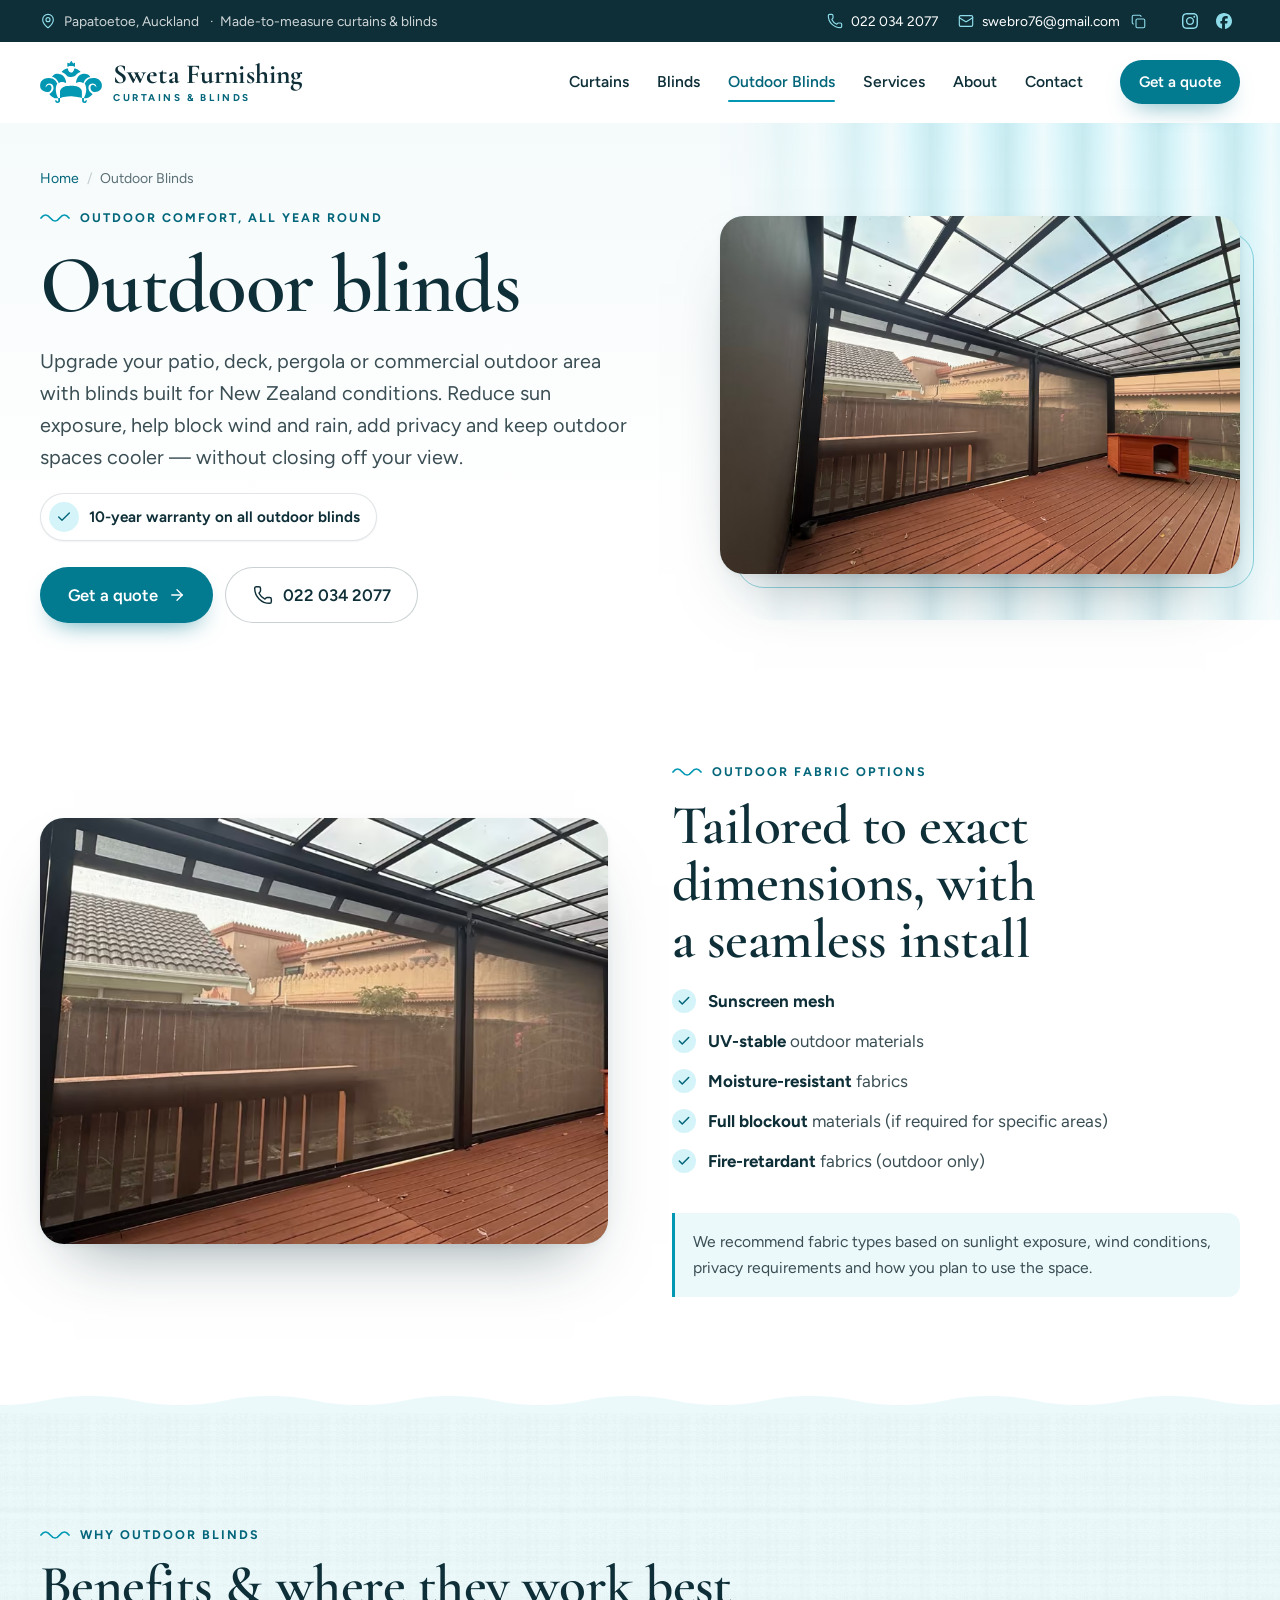
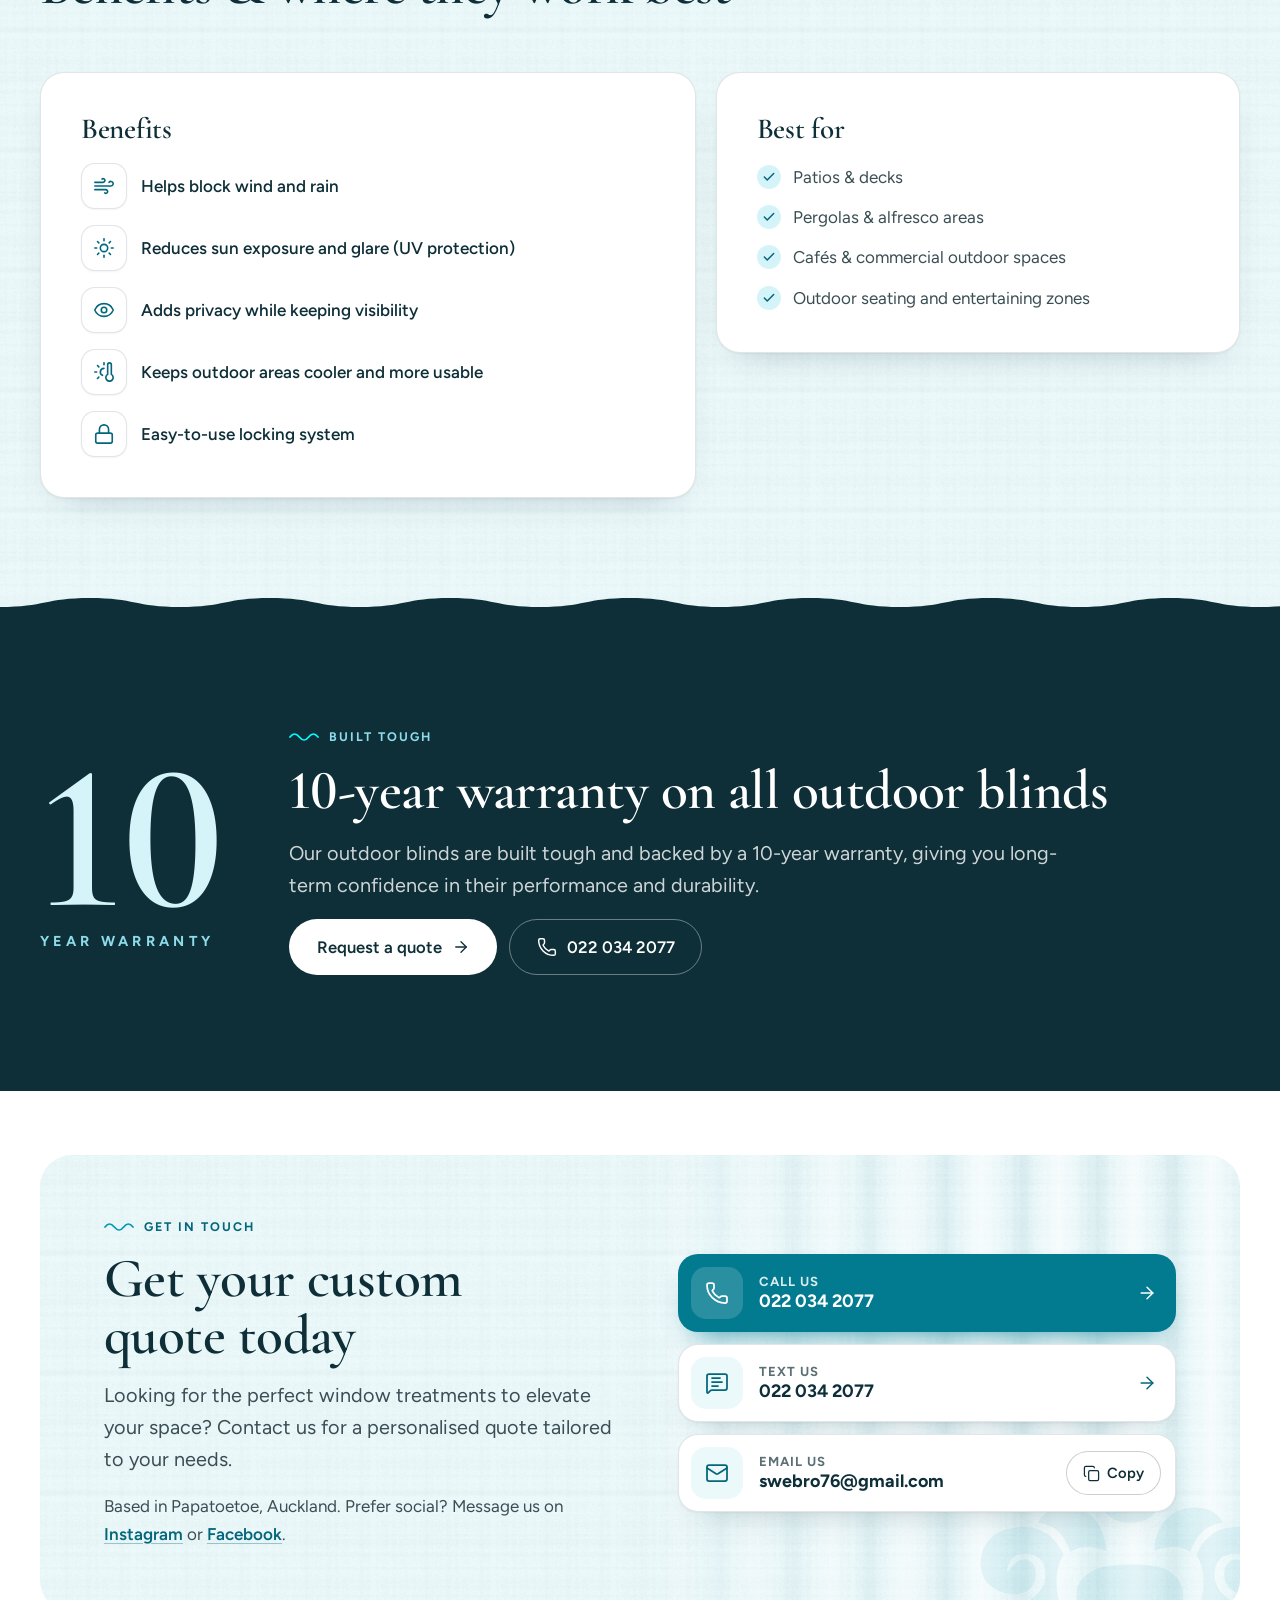
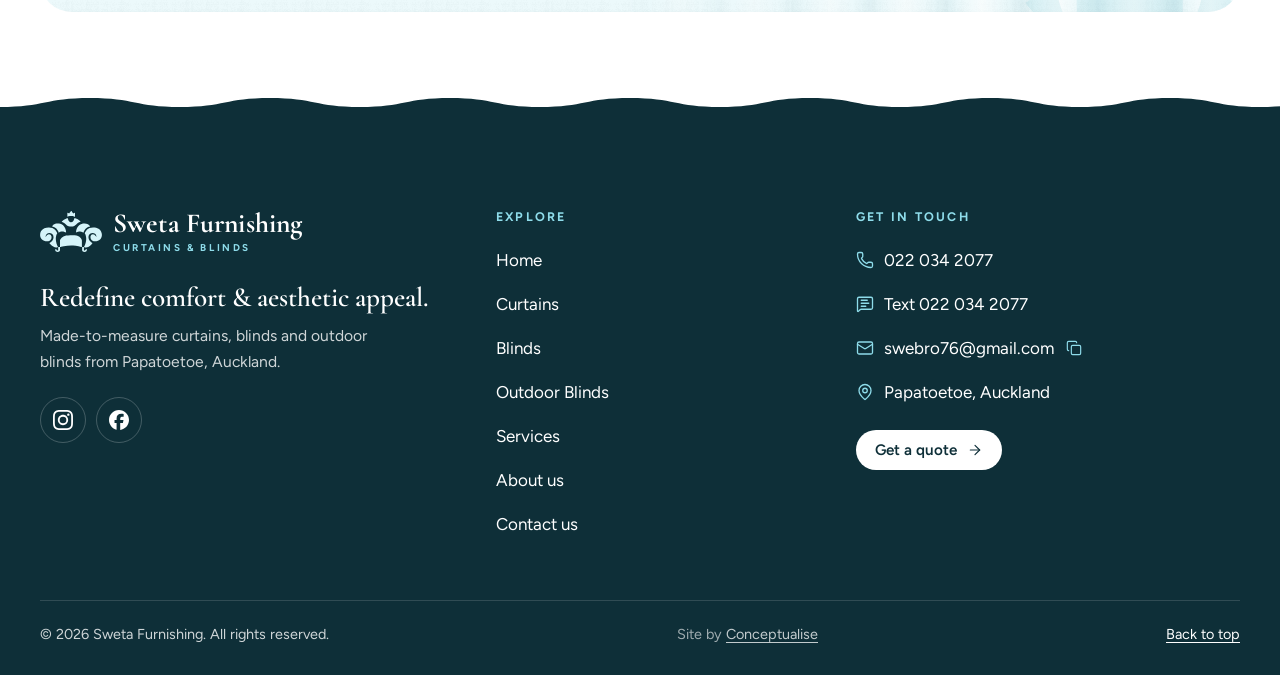
<file: outdoor-blinds/index.html>
<!doctype html>
<html lang="en-NZ">
<head>
  <meta charset="utf-8">
  <meta name="viewport" content="width=device-width, initial-scale=1, viewport-fit=cover">
  <title>Outdoor Blinds with a 10-Year Warranty | Sweta Furnishing</title>
  <meta name="description" content="Outdoor blinds for patios, decks, pergolas and cafés — built for New Zealand conditions, tailored to exact dimensions and backed by a 10-year warranty.">
  <link rel="canonical" href="https://www.swetafurnishing.co.nz/outdoor-blinds/">
  <meta name="theme-color" content="#ffffff">
  <meta name="format-detection" content="telephone=no">
  <meta property="og:type" content="website">
  <meta property="og:site_name" content="Sweta Furnishing">
  <meta property="og:title" content="Outdoor Blinds with a 10-Year Warranty | Sweta Furnishing">
  <meta property="og:description" content="Outdoor blinds for patios, decks, pergolas and cafés — built for New Zealand conditions, tailored to exact dimensions and backed by a 10-year warranty.">
  <meta property="og:url" content="https://www.swetafurnishing.co.nz/outdoor-blinds/">
  <meta property="og:locale" content="en_NZ">
  <meta property="og:image" content="https://www.swetafurnishing.co.nz/og.jpg">
  <meta property="og:image:width" content="1200">
  <meta property="og:image:height" content="630">
  <meta property="og:image:alt" content="Sweta Furnishing — made-to-measure curtains and blinds in Papatoetoe, Auckland">
  <meta name="twitter:card" content="summary_large_image">
  <link rel="icon" href="/favicon.ico" sizes="48x48">
  <link rel="icon" href="/favicon.svg" type="image/svg+xml">
  <link rel="apple-touch-icon" href="/apple-touch-icon.png">
  <link rel="manifest" href="/site.webmanifest">
  <link rel="preload" href="/fonts/cormorant-garamond-latin-wght-normal.woff2" as="font" type="font/woff2" crossorigin>
  <link rel="preload" href="/fonts/figtree-latin-wght-normal.woff2" as="font" type="font/woff2" crossorigin>
  <link rel="stylesheet" href="/css/site.css">
  <script type="module" src="/js/main.js"></script>
  <script type="speculationrules">{"prerender":[{"where":{"href_matches":"/*"},"eagerness":"moderate"}]}</script>
  <script type="application/ld+json">{"@context":"https://schema.org","@type":"HomeAndConstructionBusiness","@id":"https://www.swetafurnishing.co.nz/#business","name":"Sweta Furnishing","description":"Made-to-measure curtains, blinds and outdoor blinds, based in Papatoetoe, Auckland.","slogan":"Redefine comfort & aesthetic appeal","url":"https://www.swetafurnishing.co.nz/","telephone":"+64220342077","email":"swebro76@gmail.com","image":"https://www.swetafurnishing.co.nz/og.jpg","logo":"https://www.swetafurnishing.co.nz/icon-512.png","address":{"@type":"PostalAddress","addressLocality":"Papatoetoe","addressRegion":"Auckland","addressCountry":"NZ"},"areaServed":{"@type":"City","name":"Auckland"},"sameAs":["https://www.instagram.com/swetafurnishingnz","https://www.facebook.com/swetafurnishingnz"],"hasOfferCatalog":{"@type":"OfferCatalog","name":"Curtains and blinds","itemListElement":[{"@type":"OfferCatalog","name":"Curtains","itemListElement":[{"@type":"Offer","itemOffered":{"@type":"Service","name":"Eyelet curtains"}},{"@type":"Offer","itemOffered":{"@type":"Service","name":"Inverted pleat curtains"}},{"@type":"Offer","itemOffered":{"@type":"Service","name":"Single pleat curtains"}},{"@type":"Offer","itemOffered":{"@type":"Service","name":"Dutch pleat curtains"}},{"@type":"Offer","itemOffered":{"@type":"Service","name":"French pleat curtains"}},{"@type":"Offer","itemOffered":{"@type":"Service","name":"Pencil pleat curtains"}},{"@type":"Offer","itemOffered":{"@type":"Service","name":"Motorised curtains"}}]},{"@type":"OfferCatalog","name":"Blinds","itemListElement":[{"@type":"Offer","itemOffered":{"@type":"Service","name":"Roller blinds"}},{"@type":"Offer","itemOffered":{"@type":"Service","name":"Motorised blinds"}},{"@type":"Offer","itemOffered":{"@type":"Service","name":"Vertical blinds"}},{"@type":"Offer","itemOffered":{"@type":"Service","name":"Honeycomb blinds"}},{"@type":"Offer","itemOffered":{"@type":"Service","name":"Roman headrail systems"}},{"@type":"Offer","itemOffered":{"@type":"Service","name":"Wooden blinds"}},{"@type":"Offer","itemOffered":{"@type":"Service","name":"Aluminium venetian blinds"}},{"@type":"Offer","itemOffered":{"@type":"Service","name":"Venetian blinds"}}]},{"@type":"OfferCatalog","name":"Outdoor blinds","itemListElement":[{"@type":"Offer","itemOffered":{"@type":"Service","name":"Outdoor blinds with a 10-year warranty"}}]},{"@type":"OfferCatalog","name":"Services","itemListElement":[{"@type":"Offer","itemOffered":{"@type":"Service","name":"Custom curtain design"}},{"@type":"Offer","itemOffered":{"@type":"Service","name":"Curtain installation"}}]}]}}</script>
  <script type="application/ld+json">{"@context":"https://schema.org","@type":"BreadcrumbList","itemListElement":[{"@type":"ListItem","position":1,"name":"Home","item":"https://www.swetafurnishing.co.nz/"},{"@type":"ListItem","position":2,"name":"Outdoor Blinds","item":"https://www.swetafurnishing.co.nz/outdoor-blinds/"}]}</script>
</head>
<body id="top">
<a class="skip-link" href="#main">Skip to content</a>
<div class="topbar">
  <div class="wrap topbar-row">
    <p class="topbar-note"><svg class="icon" width="16" height="16" aria-hidden="true"><use href="/img/icons.svg#map-pin"></use></svg> Papatoetoe, Auckland<span class="topbar-extra"> &nbsp;·&nbsp; Made-to-measure curtains &amp; blinds</span></p>
    <ul class="topbar-links" role="list">
      <li><a href="tel:+64220342077"><svg class="icon" width="16" height="16" aria-hidden="true"><use href="/img/icons.svg#phone"></use></svg> 022 034 2077</a></li>
      <li><a href="mailto:swebro76@gmail.com"><svg class="icon" width="16" height="16" aria-hidden="true"><use href="/img/icons.svg#mail"></use></svg> swebro76@gmail.com</a><button class="copy-mini" type="button" data-copy="swebro76@gmail.com" aria-label="Copy email address"><svg class="icon" width="15" height="15" aria-hidden="true"><use href="/img/icons.svg#copy"></use></svg></button></li>
      <li><a class="topbar-social" href="https://www.instagram.com/swetafurnishingnz" rel="noopener" aria-label="Sweta Furnishing on Instagram"><svg class="icon" width="16" height="16" aria-hidden="true"><use href="/img/icons.svg#instagram"></use></svg></a><a class="topbar-social" href="https://www.facebook.com/swetafurnishingnz" rel="noopener" aria-label="Sweta Furnishing on Facebook"><svg class="icon" width="16" height="16" aria-hidden="true"><use href="/img/icons.svg#facebook"></use></svg></a></li>
    </ul>
  </div>
</div>
<header class="site-header" data-header>
  <div class="wrap header-row">
    <a class="brand" href="/" aria-label="Sweta Furnishing — home">
      <img class="brand-mark" src="/img/logo.svg" width="301" height="200" alt="">
      <span class="brand-text"><span class="brand-name">Sweta Furnishing</span><span class="brand-tag">Curtains &amp; Blinds</span></span>
    </a>
    <nav class="site-nav" id="site-nav" aria-label="Main">
      <ul class="nav-list" role="list">
        <li><a href="/curtains/">Curtains</a></li>
        <li><a href="/blinds/">Blinds</a></li>
        <li><a href="/outdoor-blinds/" aria-current="page">Outdoor Blinds</a></li>
        <li><a href="/services/">Services</a></li>
        <li><a href="/about-us/">About</a></li>
        <li><a href="/contact-us/">Contact</a></li>
      </ul>
      <div class="nav-contact">
        <a class="btn btn--primary btn--lg" href="tel:+64220342077"><svg class="icon" width="20" height="20" aria-hidden="true"><use href="/img/icons.svg#phone"></use></svg> Call 022 034 2077</a>
        <a class="btn btn--ghost btn--lg" href="sms:+64220342077?&amp;body=Hi%20Sweta%20Furnishing%2C%20I%E2%80%99d%20like%20a%20quote%20for%20"><svg class="icon" width="20" height="20" aria-hidden="true"><use href="/img/icons.svg#message-square-text"></use></svg> Text us</a>
        <a class="btn btn--ghost btn--lg" href="mailto:swebro76@gmail.com?subject=Quote%20request&amp;body=Hi%20Sweta%20Furnishing%2C%0A%0AI%E2%80%99d%20like%20a%20quote%20for%20(curtains%20%2F%20blinds%20%2F%20outdoor%20blinds)%3A%0A%0ARooms%20and%20number%20of%20windows%3A%0ASuburb%3A%0APhone%3A%0A%0AThanks%2C%0A"><svg class="icon" width="20" height="20" aria-hidden="true"><use href="/img/icons.svg#mail"></use></svg> Email us</a>
        <div class="nav-social">
          <a href="https://www.instagram.com/swetafurnishingnz" rel="noopener" aria-label="Instagram"><svg class="icon" width="20" height="20" aria-hidden="true"><use href="/img/icons.svg#instagram"></use></svg></a>
          <a href="https://www.facebook.com/swetafurnishingnz" rel="noopener" aria-label="Facebook"><svg class="icon" width="20" height="20" aria-hidden="true"><use href="/img/icons.svg#facebook"></use></svg></a>
        </div>
      </div>
    </nav>
    <a class="btn btn--primary btn--sm header-cta" href="/contact-us/">Get a quote</a>
    <button class="nav-toggle" type="button" data-nav-toggle aria-controls="site-nav" aria-expanded="false">
      <span class="sr-only">Open menu</span><span class="burger" aria-hidden="true"><i></i><i></i><i></i></span>
    </button>
  </div>
</header>
<main id="main">
<section class="page-hero">
  <div class="wrap page-hero-grid">
    <div class="page-hero-copy">
      <nav class="crumbs" aria-label="Breadcrumb">
        <ol role="list">
          <li><a href="/">Home</a></li>
          <li aria-current="page">Outdoor Blinds</li>
        </ol>
      </nav>
      <p class="eyebrow">Outdoor comfort, all year round</p>
      <h1 class="h1">Outdoor blinds</h1>
      <p class="lead">Upgrade your patio, deck, pergola or commercial outdoor area with blinds built for New Zealand conditions. Reduce sun exposure, help block wind and rain, add privacy and keep outdoor spaces cooler — without closing off your view.</p>
      <p class="hero-chip"><span class="tick"><svg class="icon" width="14" height="14" aria-hidden="true"><use href="/img/icons.svg#check"></use></svg></span> 10-year warranty on all outdoor blinds</p>
      <div class="hero-cta">
        <a class="btn btn--primary btn--lg" href="/contact-us/">Get a quote <svg class="icon arr" width="18" height="18" aria-hidden="true"><use href="/img/icons.svg#arrow-right"></use></svg></a>
        <a class="btn btn--ghost btn--lg" href="tel:+64220342077"><svg class="icon" width="20" height="20" aria-hidden="true"><use href="/img/icons.svg#phone"></use></svg> 022 034 2077</a>
      </div>
    </div>
    <div class="page-hero-media page-hero-media--wide">
      <div class="arch">
        <picture>
          <source type="image/avif" srcset="/img/outdoor-pergola-full-480.avif 480w, /img/outdoor-pergola-full-800.avif 800w, /img/outdoor-pergola-full-1200.avif 1200w, /img/outdoor-pergola-full-1600.avif 1600w" sizes="(min-width: 600px) 520px, 92vw">
          <img src="/img/outdoor-pergola-full-800.webp" srcset="/img/outdoor-pergola-full-480.webp 480w, /img/outdoor-pergola-full-800.webp 800w, /img/outdoor-pergola-full-1200.webp 1200w, /img/outdoor-pergola-full-1600.webp 1600w" sizes="(min-width: 600px) 520px, 92vw" width="1600" height="1200" alt="Outdoor mesh blinds enclosing a deck under a glass-roofed pergola" fetchpriority="high" decoding="async" style="background-color:#d8e8e8">
        </picture>
      </div>
    </div>
  </div>
</section>

<section class="section" id="fabrics" aria-labelledby="fabrics-title">
  <div class="wrap split">
    <div class="split-media" data-reveal>
      <div class="frame frame--wide">
        <picture>
          <source type="image/avif" srcset="/img/outdoor-mesh-480.avif 480w, /img/outdoor-mesh-800.avif 800w, /img/outdoor-mesh-1173.avif 1173w" sizes="(min-width: 960px) 560px, 92vw">
          <img src="/img/outdoor-mesh-800.webp" srcset="/img/outdoor-mesh-480.webp 480w, /img/outdoor-mesh-800.webp 800w, /img/outdoor-mesh-1173.webp 1173w" sizes="(min-width: 960px) 560px, 92vw" width="1173" height="880" alt="Sunscreen mesh outdoor blinds lowered around a timber deck" loading="lazy" decoding="async" style="background-color:#685848">
        </picture>
      </div>
    </div>
    <div class="split-copy" data-reveal>
      <p class="eyebrow">Outdoor fabric options</p>
      <h2 class="h2" id="fabrics-title">Tailored to exact dimensions, with a seamless install</h2>
      <ul class="checklist" role="list">
        <li><span class="tick"><svg class="icon" width="14" height="14" aria-hidden="true"><use href="/img/icons.svg#check"></use></svg></span> <span><strong>Sunscreen mesh</strong></span></li>
        <li><span class="tick"><svg class="icon" width="14" height="14" aria-hidden="true"><use href="/img/icons.svg#check"></use></svg></span> <span><strong>UV-stable</strong> outdoor materials</span></li>
        <li><span class="tick"><svg class="icon" width="14" height="14" aria-hidden="true"><use href="/img/icons.svg#check"></use></svg></span> <span><strong>Moisture-resistant</strong> fabrics</span></li>
        <li><span class="tick"><svg class="icon" width="14" height="14" aria-hidden="true"><use href="/img/icons.svg#check"></use></svg></span> <span><strong>Full blockout</strong> materials (if required for specific areas)</span></li>
        <li><span class="tick"><svg class="icon" width="14" height="14" aria-hidden="true"><use href="/img/icons.svg#check"></use></svg></span> <span><strong>Fire-retardant</strong> fabrics (outdoor only)</span></li>
      </ul>
      <p class="note">We recommend fabric types based on sunlight exposure, wind conditions, privacy requirements and how you plan to use the space.</p>
    </div>
  </div>
</section>

<section class="section section--aqua wave-top" id="benefits" aria-labelledby="benefits-title">
  <div class="wrap">
    <header class="section-head" data-reveal>
      <p class="eyebrow">Why outdoor blinds</p>
      <h2 class="h2" id="benefits-title">Benefits &amp; where they work best</h2>
    </header>
    <div class="panel-grid" data-reveal-stagger>
      <div class="panel" data-reveal>
        <h3 class="h3">Benefits</h3>
        <ul class="icon-list" role="list">
          <li><span class="icon-chip"><svg class="icon" width="20" height="20" aria-hidden="true"><use href="/img/icons.svg#wind"></use></svg></span> Helps block wind and rain</li>
          <li><span class="icon-chip"><svg class="icon" width="20" height="20" aria-hidden="true"><use href="/img/icons.svg#sun"></use></svg></span> Reduces sun exposure and glare (UV protection)</li>
          <li><span class="icon-chip"><svg class="icon" width="20" height="20" aria-hidden="true"><use href="/img/icons.svg#eye"></use></svg></span> Adds privacy while keeping visibility</li>
          <li><span class="icon-chip"><svg class="icon" width="20" height="20" aria-hidden="true"><use href="/img/icons.svg#thermometer-sun"></use></svg></span> Keeps outdoor areas cooler and more usable</li>
          <li><span class="icon-chip"><svg class="icon" width="20" height="20" aria-hidden="true"><use href="/img/icons.svg#lock"></use></svg></span> Easy-to-use locking system</li>
        </ul>
      </div>
      <div class="panel" data-reveal>
        <h3 class="h3">Best for</h3>
        <ul class="checklist" role="list">
          <li><span class="tick"><svg class="icon" width="14" height="14" aria-hidden="true"><use href="/img/icons.svg#check"></use></svg></span> Patios &amp; decks</li>
          <li><span class="tick"><svg class="icon" width="14" height="14" aria-hidden="true"><use href="/img/icons.svg#check"></use></svg></span> Pergolas &amp; alfresco areas</li>
          <li><span class="tick"><svg class="icon" width="14" height="14" aria-hidden="true"><use href="/img/icons.svg#check"></use></svg></span> Cafés &amp; commercial outdoor spaces</li>
          <li><span class="tick"><svg class="icon" width="14" height="14" aria-hidden="true"><use href="/img/icons.svg#check"></use></svg></span> Outdoor seating and entertaining zones</li>
        </ul>
      </div>
    </div>
  </div>
</section>

<section class="section section--ink wave-top warranty" aria-labelledby="warranty-title">
  <div class="wrap warranty-grid">
    <p class="warranty-num" aria-hidden="true">10<span>year warranty</span></p>
    <div class="split-copy" data-reveal>
      <p class="eyebrow">Built tough</p>
      <h2 class="h2" id="warranty-title">10-year warranty on all outdoor blinds</h2>
      <p class="lead">Our outdoor blinds are built tough and backed by a 10-year warranty, giving you long-term confidence in their performance and durability.</p>
      <div class="btn-row">
        <a class="btn btn--light btn--lg" href="/contact-us/">Request a quote <svg class="icon arr" width="18" height="18" aria-hidden="true"><use href="/img/icons.svg#arrow-right"></use></svg></a>
        <a class="btn btn--outline-light btn--lg" href="tel:+64220342077"><svg class="icon" width="20" height="20" aria-hidden="true"><use href="/img/icons.svg#phone"></use></svg> 022 034 2077</a>
      </div>
    </div>
  </div>
</section>

<section class="section cta-section" aria-labelledby="cta-title">
  <div class="wrap">
    <div class="cta" data-reveal>
      <img class="cta-watermark" src="/img/logo.svg" width="301" height="200" alt="">
      <div class="cta-copy">
        <p class="eyebrow">Get in touch</p>
        <h2 class="h2" id="cta-title">Get your custom quote today</h2>
        <p class="lead">Looking for the perfect window treatments to elevate your space? Contact us for a personalised quote tailored to your needs.</p>
        <p>Based in Papatoetoe, Auckland. Prefer social? Message us on <a class="link" href="https://www.instagram.com/swetafurnishingnz" rel="noopener">Instagram</a> or <a class="link" href="https://www.facebook.com/swetafurnishingnz" rel="noopener">Facebook</a>.</p>
      </div>
      <div class="cta-actions">
        <a class="action action--primary" href="tel:+64220342077">
          <span class="action-icon"><svg class="icon" width="24" height="24" aria-hidden="true"><use href="/img/icons.svg#phone"></use></svg></span>
          <span class="action-text"><span class="action-label">Call us</span><span class="action-value">022 034 2077</span></span>
          <svg class="icon arr" width="20" height="20" aria-hidden="true"><use href="/img/icons.svg#arrow-right"></use></svg>
        </a>
        <a class="action" href="sms:+64220342077?&amp;body=Hi%20Sweta%20Furnishing%2C%20I%E2%80%99d%20like%20a%20quote%20for%20">
          <span class="action-icon"><svg class="icon" width="24" height="24" aria-hidden="true"><use href="/img/icons.svg#message-square-text"></use></svg></span>
          <span class="action-text"><span class="action-label">Text us</span><span class="action-value">022 034 2077</span></span>
          <svg class="icon arr" width="20" height="20" aria-hidden="true"><use href="/img/icons.svg#arrow-right"></use></svg>
        </a>
        <div class="action action--email">
          <a class="action-link" href="mailto:swebro76@gmail.com?subject=Quote%20request&amp;body=Hi%20Sweta%20Furnishing%2C%0A%0AI%E2%80%99d%20like%20a%20quote%20for%20(curtains%20%2F%20blinds%20%2F%20outdoor%20blinds)%3A%0A%0ARooms%20and%20number%20of%20windows%3A%0ASuburb%3A%0APhone%3A%0A%0AThanks%2C%0A">
            <span class="action-icon"><svg class="icon" width="24" height="24" aria-hidden="true"><use href="/img/icons.svg#mail"></use></svg></span>
            <span class="action-text"><span class="action-label">Email us</span><span class="action-value">swebro76@gmail.com</span></span>
          </a>
          <button class="copy-btn" type="button" data-copy="swebro76@gmail.com"><svg class="icon" width="17" height="17" aria-hidden="true"><use href="/img/icons.svg#copy"></use></svg><span data-copy-label>Copy</span></button>
        </div>
      </div>
    </div>
  </div>
</section>
</main>
<footer class="site-footer wave-top">
  <div class="wrap footer-grid">
    <div class="footer-brand">
      <a class="brand brand--light" href="/" aria-label="Sweta Furnishing — home">
        <img class="brand-mark" src="/img/logo-light.svg" width="301" height="200" alt="">
        <span class="brand-text"><span class="brand-name">Sweta Furnishing</span><span class="brand-tag">Curtains &amp; Blinds</span></span>
      </a>
      <p class="footer-slogan">Redefine comfort &amp; aesthetic appeal.</p>
      <p class="footer-blurb">Made-to-measure curtains, blinds and outdoor blinds from Papatoetoe, Auckland.</p>
      <ul class="socials" role="list">
        <li><a href="https://www.instagram.com/swetafurnishingnz" rel="noopener" aria-label="Sweta Furnishing on Instagram"><svg class="icon" width="20" height="20" aria-hidden="true"><use href="/img/icons.svg#instagram"></use></svg></a></li>
        <li><a href="https://www.facebook.com/swetafurnishingnz" rel="noopener" aria-label="Sweta Furnishing on Facebook"><svg class="icon" width="20" height="20" aria-hidden="true"><use href="/img/icons.svg#facebook"></use></svg></a></li>
      </ul>
    </div>
    <nav class="footer-col" aria-label="Footer">
      <h2 class="footer-title">Explore</h2>
      <ul role="list">
        <li><a href="/">Home</a></li>
        <li><a href="/curtains/">Curtains</a></li>
        <li><a href="/blinds/">Blinds</a></li>
        <li><a href="/outdoor-blinds/">Outdoor Blinds</a></li>
        <li><a href="/services/">Services</a></li>
        <li><a href="/about-us/">About us</a></li>
        <li><a href="/contact-us/">Contact us</a></li>
      </ul>
    </nav>
    <div class="footer-col">
      <h2 class="footer-title">Get in touch</h2>
      <ul class="footer-contact" role="list">
        <li><a href="tel:+64220342077"><svg class="icon" width="18" height="18" aria-hidden="true"><use href="/img/icons.svg#phone"></use></svg> 022 034 2077</a></li>
        <li><a href="sms:+64220342077?&amp;body=Hi%20Sweta%20Furnishing%2C%20I%E2%80%99d%20like%20a%20quote%20for%20"><svg class="icon" width="18" height="18" aria-hidden="true"><use href="/img/icons.svg#message-square-text"></use></svg> Text 022 034 2077</a></li>
        <li><a href="mailto:swebro76@gmail.com"><svg class="icon" width="18" height="18" aria-hidden="true"><use href="/img/icons.svg#mail"></use></svg> swebro76@gmail.com</a><button class="copy-mini" type="button" data-copy="swebro76@gmail.com" aria-label="Copy email address"><svg class="icon" width="16" height="16" aria-hidden="true"><use href="/img/icons.svg#copy"></use></svg></button></li>
        <li><span><svg class="icon" width="18" height="18" aria-hidden="true"><use href="/img/icons.svg#map-pin"></use></svg> Papatoetoe, Auckland</span></li>
      </ul>
      <a class="btn btn--light btn--sm" href="/contact-us/">Get a quote <svg class="icon arr" width="16" height="16" aria-hidden="true"><use href="/img/icons.svg#arrow-right"></use></svg></a>
    </div>
  </div>
  <div class="wrap footer-bottom">
    <p>© <span data-year>2026</span> Sweta Furnishing. All rights reserved.</p>
    <p class="footer-credit">Site by <a href="https://www.conceptualise.co.nz/" rel="noopener">Conceptualise</a></p>
    <p><a href="#top">Back to top</a></p>
  </div>
  <p class="sr-only" id="copy-status" aria-live="polite"></p>
</footer>
<nav class="mobile-bar" aria-label="Quick contact">
  <a class="mb-primary" href="tel:+64220342077"><svg class="icon" width="20" height="20" aria-hidden="true"><use href="/img/icons.svg#phone"></use></svg> Call</a>
  <a href="sms:+64220342077?&amp;body=Hi%20Sweta%20Furnishing%2C%20I%E2%80%99d%20like%20a%20quote%20for%20"><svg class="icon" width="20" height="20" aria-hidden="true"><use href="/img/icons.svg#message-square-text"></use></svg> Text</a>
  <a href="mailto:swebro76@gmail.com?subject=Quote%20request&amp;body=Hi%20Sweta%20Furnishing%2C%0A%0AI%E2%80%99d%20like%20a%20quote%20for%20(curtains%20%2F%20blinds%20%2F%20outdoor%20blinds)%3A%0A%0ARooms%20and%20number%20of%20windows%3A%0ASuburb%3A%0APhone%3A%0A%0AThanks%2C%0A"><svg class="icon" width="20" height="20" aria-hidden="true"><use href="/img/icons.svg#mail"></use></svg> Email</a>
</nav>
</body>
</html>
</file>
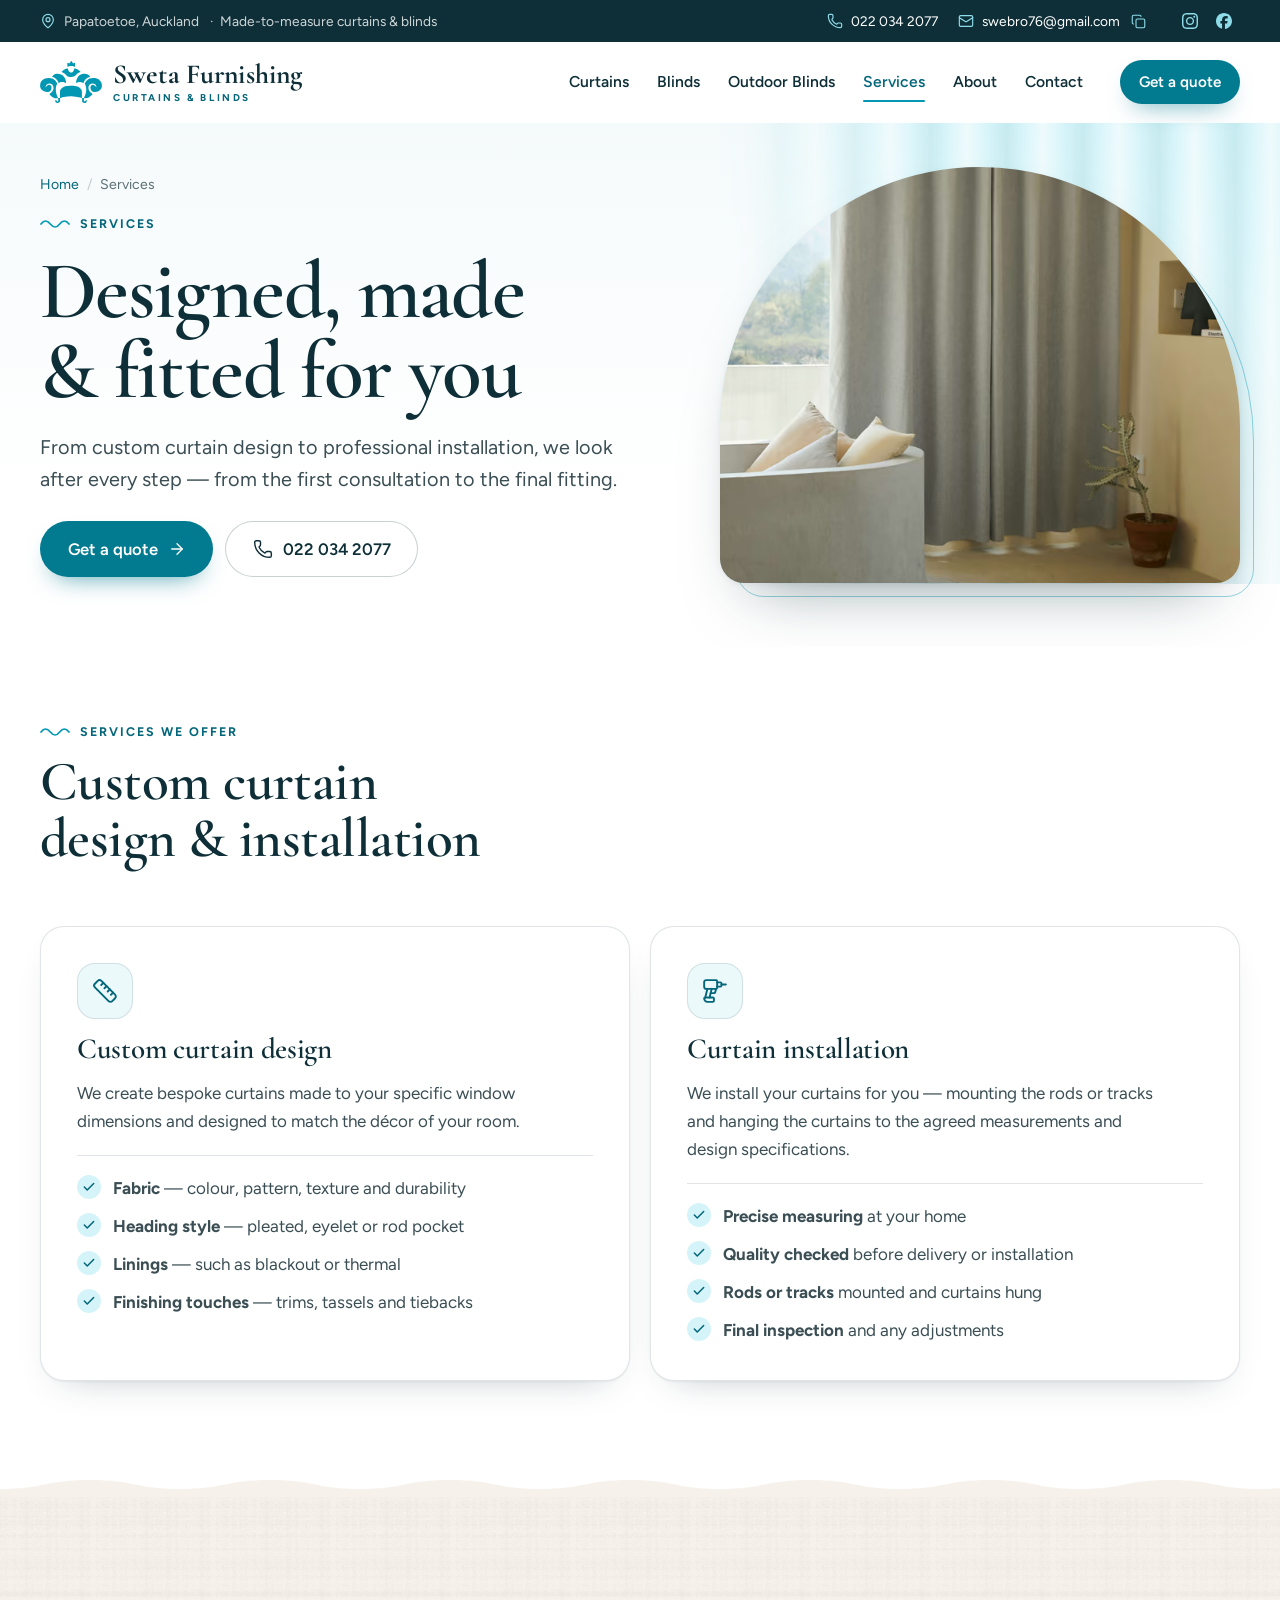
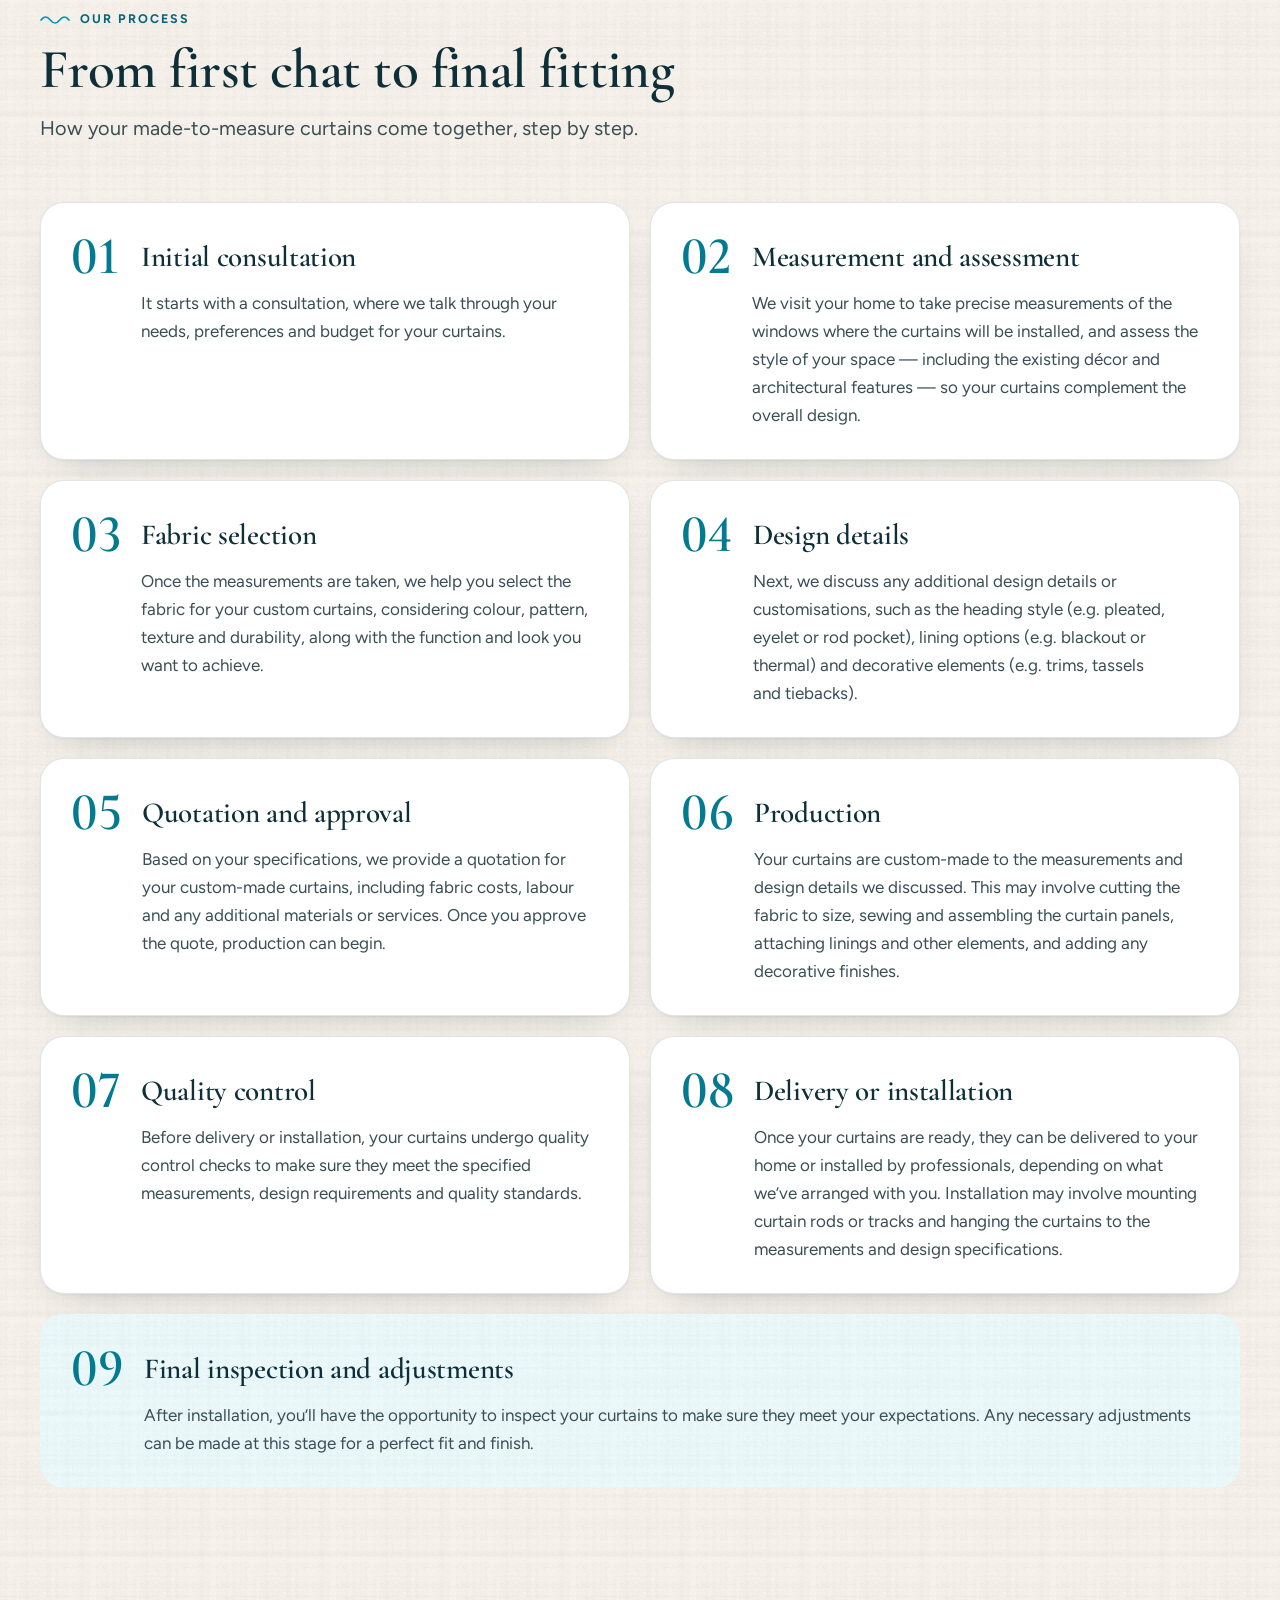
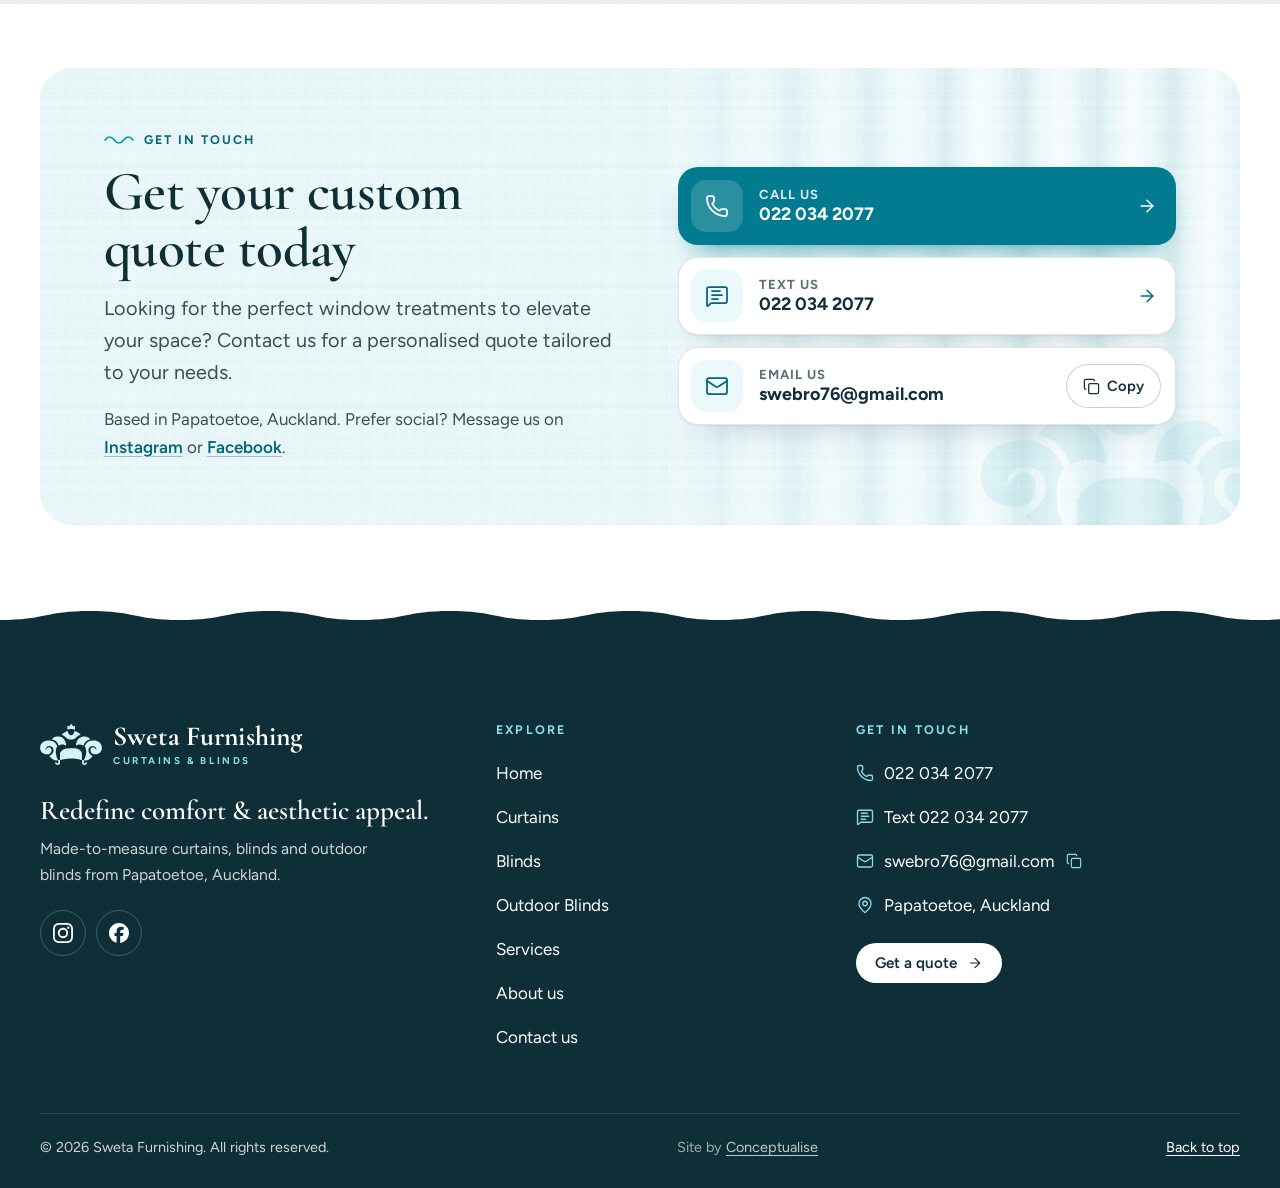
<file: services/index.html>
<!doctype html>
<html lang="en-NZ">
<head>
  <meta charset="utf-8">
  <meta name="viewport" content="width=device-width, initial-scale=1, viewport-fit=cover">
  <title>Services &amp; Our Process — Custom Curtains | Sweta Furnishing</title>
  <meta name="description" content="Custom curtain design and installation — from the first consultation and in-home measure to fabric selection, production, quality control and the final fitting.">
  <link rel="canonical" href="https://www.swetafurnishing.co.nz/services/">
  <meta name="theme-color" content="#ffffff">
  <meta name="format-detection" content="telephone=no">
  <meta property="og:type" content="website">
  <meta property="og:site_name" content="Sweta Furnishing">
  <meta property="og:title" content="Services &amp; Our Process — Custom Curtains | Sweta Furnishing">
  <meta property="og:description" content="Custom curtain design and installation — from the first consultation and in-home measure to fabric selection, production, quality control and the final fitting.">
  <meta property="og:url" content="https://www.swetafurnishing.co.nz/services/">
  <meta property="og:locale" content="en_NZ">
  <meta property="og:image" content="https://www.swetafurnishing.co.nz/og.jpg">
  <meta property="og:image:width" content="1200">
  <meta property="og:image:height" content="630">
  <meta property="og:image:alt" content="Sweta Furnishing — made-to-measure curtains and blinds in Papatoetoe, Auckland">
  <meta name="twitter:card" content="summary_large_image">
  <link rel="icon" href="/favicon.ico" sizes="48x48">
  <link rel="icon" href="/favicon.svg" type="image/svg+xml">
  <link rel="apple-touch-icon" href="/apple-touch-icon.png">
  <link rel="manifest" href="/site.webmanifest">
  <link rel="preload" href="/fonts/cormorant-garamond-latin-wght-normal.woff2" as="font" type="font/woff2" crossorigin>
  <link rel="preload" href="/fonts/figtree-latin-wght-normal.woff2" as="font" type="font/woff2" crossorigin>
  <link rel="stylesheet" href="/css/site.css">
  <script type="module" src="/js/main.js"></script>
  <script type="speculationrules">{"prerender":[{"where":{"href_matches":"/*"},"eagerness":"moderate"}]}</script>
  <script type="application/ld+json">{"@context":"https://schema.org","@type":"HomeAndConstructionBusiness","@id":"https://www.swetafurnishing.co.nz/#business","name":"Sweta Furnishing","description":"Made-to-measure curtains, blinds and outdoor blinds, based in Papatoetoe, Auckland.","slogan":"Redefine comfort & aesthetic appeal","url":"https://www.swetafurnishing.co.nz/","telephone":"+64220342077","email":"swebro76@gmail.com","image":"https://www.swetafurnishing.co.nz/og.jpg","logo":"https://www.swetafurnishing.co.nz/icon-512.png","address":{"@type":"PostalAddress","addressLocality":"Papatoetoe","addressRegion":"Auckland","addressCountry":"NZ"},"areaServed":{"@type":"City","name":"Auckland"},"sameAs":["https://www.instagram.com/swetafurnishingnz","https://www.facebook.com/swetafurnishingnz"],"hasOfferCatalog":{"@type":"OfferCatalog","name":"Curtains and blinds","itemListElement":[{"@type":"OfferCatalog","name":"Curtains","itemListElement":[{"@type":"Offer","itemOffered":{"@type":"Service","name":"Eyelet curtains"}},{"@type":"Offer","itemOffered":{"@type":"Service","name":"Inverted pleat curtains"}},{"@type":"Offer","itemOffered":{"@type":"Service","name":"Single pleat curtains"}},{"@type":"Offer","itemOffered":{"@type":"Service","name":"Dutch pleat curtains"}},{"@type":"Offer","itemOffered":{"@type":"Service","name":"French pleat curtains"}},{"@type":"Offer","itemOffered":{"@type":"Service","name":"Pencil pleat curtains"}},{"@type":"Offer","itemOffered":{"@type":"Service","name":"Motorised curtains"}}]},{"@type":"OfferCatalog","name":"Blinds","itemListElement":[{"@type":"Offer","itemOffered":{"@type":"Service","name":"Roller blinds"}},{"@type":"Offer","itemOffered":{"@type":"Service","name":"Motorised blinds"}},{"@type":"Offer","itemOffered":{"@type":"Service","name":"Vertical blinds"}},{"@type":"Offer","itemOffered":{"@type":"Service","name":"Honeycomb blinds"}},{"@type":"Offer","itemOffered":{"@type":"Service","name":"Roman headrail systems"}},{"@type":"Offer","itemOffered":{"@type":"Service","name":"Wooden blinds"}},{"@type":"Offer","itemOffered":{"@type":"Service","name":"Aluminium venetian blinds"}},{"@type":"Offer","itemOffered":{"@type":"Service","name":"Venetian blinds"}}]},{"@type":"OfferCatalog","name":"Outdoor blinds","itemListElement":[{"@type":"Offer","itemOffered":{"@type":"Service","name":"Outdoor blinds with a 10-year warranty"}}]},{"@type":"OfferCatalog","name":"Services","itemListElement":[{"@type":"Offer","itemOffered":{"@type":"Service","name":"Custom curtain design"}},{"@type":"Offer","itemOffered":{"@type":"Service","name":"Curtain installation"}}]}]}}</script>
  <script type="application/ld+json">{"@context":"https://schema.org","@type":"BreadcrumbList","itemListElement":[{"@type":"ListItem","position":1,"name":"Home","item":"https://www.swetafurnishing.co.nz/"},{"@type":"ListItem","position":2,"name":"Services","item":"https://www.swetafurnishing.co.nz/services/"}]}</script>
</head>
<body id="top">
<a class="skip-link" href="#main">Skip to content</a>
<div class="topbar">
  <div class="wrap topbar-row">
    <p class="topbar-note"><svg class="icon" width="16" height="16" aria-hidden="true"><use href="/img/icons.svg#map-pin"></use></svg> Papatoetoe, Auckland<span class="topbar-extra"> &nbsp;·&nbsp; Made-to-measure curtains &amp; blinds</span></p>
    <ul class="topbar-links" role="list">
      <li><a href="tel:+64220342077"><svg class="icon" width="16" height="16" aria-hidden="true"><use href="/img/icons.svg#phone"></use></svg> 022 034 2077</a></li>
      <li><a href="mailto:swebro76@gmail.com"><svg class="icon" width="16" height="16" aria-hidden="true"><use href="/img/icons.svg#mail"></use></svg> swebro76@gmail.com</a><button class="copy-mini" type="button" data-copy="swebro76@gmail.com" aria-label="Copy email address"><svg class="icon" width="15" height="15" aria-hidden="true"><use href="/img/icons.svg#copy"></use></svg></button></li>
      <li><a class="topbar-social" href="https://www.instagram.com/swetafurnishingnz" rel="noopener" aria-label="Sweta Furnishing on Instagram"><svg class="icon" width="16" height="16" aria-hidden="true"><use href="/img/icons.svg#instagram"></use></svg></a><a class="topbar-social" href="https://www.facebook.com/swetafurnishingnz" rel="noopener" aria-label="Sweta Furnishing on Facebook"><svg class="icon" width="16" height="16" aria-hidden="true"><use href="/img/icons.svg#facebook"></use></svg></a></li>
    </ul>
  </div>
</div>
<header class="site-header" data-header>
  <div class="wrap header-row">
    <a class="brand" href="/" aria-label="Sweta Furnishing — home">
      <img class="brand-mark" src="/img/logo.svg" width="301" height="200" alt="">
      <span class="brand-text"><span class="brand-name">Sweta Furnishing</span><span class="brand-tag">Curtains &amp; Blinds</span></span>
    </a>
    <nav class="site-nav" id="site-nav" aria-label="Main">
      <ul class="nav-list" role="list">
        <li><a href="/curtains/">Curtains</a></li>
        <li><a href="/blinds/">Blinds</a></li>
        <li><a href="/outdoor-blinds/">Outdoor Blinds</a></li>
        <li><a href="/services/" aria-current="page">Services</a></li>
        <li><a href="/about-us/">About</a></li>
        <li><a href="/contact-us/">Contact</a></li>
      </ul>
      <div class="nav-contact">
        <a class="btn btn--primary btn--lg" href="tel:+64220342077"><svg class="icon" width="20" height="20" aria-hidden="true"><use href="/img/icons.svg#phone"></use></svg> Call 022 034 2077</a>
        <a class="btn btn--ghost btn--lg" href="sms:+64220342077?&amp;body=Hi%20Sweta%20Furnishing%2C%20I%E2%80%99d%20like%20a%20quote%20for%20"><svg class="icon" width="20" height="20" aria-hidden="true"><use href="/img/icons.svg#message-square-text"></use></svg> Text us</a>
        <a class="btn btn--ghost btn--lg" href="mailto:swebro76@gmail.com?subject=Quote%20request&amp;body=Hi%20Sweta%20Furnishing%2C%0A%0AI%E2%80%99d%20like%20a%20quote%20for%20(curtains%20%2F%20blinds%20%2F%20outdoor%20blinds)%3A%0A%0ARooms%20and%20number%20of%20windows%3A%0ASuburb%3A%0APhone%3A%0A%0AThanks%2C%0A"><svg class="icon" width="20" height="20" aria-hidden="true"><use href="/img/icons.svg#mail"></use></svg> Email us</a>
        <div class="nav-social">
          <a href="https://www.instagram.com/swetafurnishingnz" rel="noopener" aria-label="Instagram"><svg class="icon" width="20" height="20" aria-hidden="true"><use href="/img/icons.svg#instagram"></use></svg></a>
          <a href="https://www.facebook.com/swetafurnishingnz" rel="noopener" aria-label="Facebook"><svg class="icon" width="20" height="20" aria-hidden="true"><use href="/img/icons.svg#facebook"></use></svg></a>
        </div>
      </div>
    </nav>
    <a class="btn btn--primary btn--sm header-cta" href="/contact-us/">Get a quote</a>
    <button class="nav-toggle" type="button" data-nav-toggle aria-controls="site-nav" aria-expanded="false">
      <span class="sr-only">Open menu</span><span class="burger" aria-hidden="true"><i></i><i></i><i></i></span>
    </button>
  </div>
</header>
<main id="main">
<section class="page-hero">
  <div class="wrap page-hero-grid">
    <div class="page-hero-copy">
      <nav class="crumbs" aria-label="Breadcrumb">
        <ol role="list">
          <li><a href="/">Home</a></li>
          <li aria-current="page">Services</li>
        </ol>
      </nav>
      <p class="eyebrow">Services</p>
      <h1 class="h1">Designed, made &amp; fitted for you</h1>
      <p class="lead">From custom curtain design to professional installation, we look after every step — from the first consultation to the final fitting.</p>
      <div class="hero-cta">
        <a class="btn btn--primary btn--lg" href="/contact-us/">Get a quote <svg class="icon arr" width="18" height="18" aria-hidden="true"><use href="/img/icons.svg#arrow-right"></use></svg></a>
        <a class="btn btn--ghost btn--lg" href="tel:+64220342077"><svg class="icon" width="20" height="20" aria-hidden="true"><use href="/img/icons.svg#phone"></use></svg> 022 034 2077</a>
      </div>
    </div>
    <div class="page-hero-media">
      <div class="arch">
        <picture>
          <source type="image/avif" srcset="/img/grey-curtains-room-480.avif 480w, /img/grey-curtains-room-800.avif 800w, /img/grey-curtains-room-1200.avif 1200w, /img/grey-curtains-room-1600.avif 1600w" sizes="(min-width: 600px) 520px, 92vw">
          <img src="/img/grey-curtains-room-800.webp" srcset="/img/grey-curtains-room-480.webp 480w, /img/grey-curtains-room-800.webp 800w, /img/grey-curtains-room-1200.webp 1200w, /img/grey-curtains-room-1600.webp 1600w" sizes="(min-width: 600px) 520px, 92vw" width="1600" height="1067" alt="Floor-length grey curtains in a bright, minimalist living room" fetchpriority="high" decoding="async" style="background-color:#787868">
        </picture>
      </div>
    </div>
  </div>
</section>

<section class="section" id="offer" aria-labelledby="offer-title">
  <div class="wrap">
    <header class="section-head" data-reveal>
      <p class="eyebrow">Services we offer</p>
      <h2 class="h2" id="offer-title">Custom curtain design &amp; installation</h2>
    </header>
    <div class="service-grid" data-reveal-stagger>
      <article class="service-card" data-reveal>
        <span class="icon-chip"><svg class="icon" width="20" height="20" aria-hidden="true"><use href="/img/icons.svg#ruler"></use></svg></span>
        <h3 class="h3">Custom curtain design</h3>
        <p>We create bespoke curtains made to your specific window dimensions and designed to match the décor of your room.</p>
        <ul role="list">
          <li><span class="tick"><svg class="icon" width="14" height="14" aria-hidden="true"><use href="/img/icons.svg#check"></use></svg></span> <span><strong>Fabric</strong> — colour, pattern, texture and durability</span></li>
          <li><span class="tick"><svg class="icon" width="14" height="14" aria-hidden="true"><use href="/img/icons.svg#check"></use></svg></span> <span><strong>Heading style</strong> — pleated, eyelet or rod pocket</span></li>
          <li><span class="tick"><svg class="icon" width="14" height="14" aria-hidden="true"><use href="/img/icons.svg#check"></use></svg></span> <span><strong>Linings</strong> — such as blackout or thermal</span></li>
          <li><span class="tick"><svg class="icon" width="14" height="14" aria-hidden="true"><use href="/img/icons.svg#check"></use></svg></span> <span><strong>Finishing touches</strong> — trims, tassels and tiebacks</span></li>
        </ul>
      </article>
      <article class="service-card" data-reveal>
        <span class="icon-chip"><svg class="icon" width="20" height="20" aria-hidden="true"><use href="/img/icons.svg#drill"></use></svg></span>
        <h3 class="h3">Curtain installation</h3>
        <p>We install your curtains for you — mounting the rods or tracks and hanging the curtains to the agreed measurements and design specifications.</p>
        <ul role="list">
          <li><span class="tick"><svg class="icon" width="14" height="14" aria-hidden="true"><use href="/img/icons.svg#check"></use></svg></span> <span><strong>Precise measuring</strong> at your home</span></li>
          <li><span class="tick"><svg class="icon" width="14" height="14" aria-hidden="true"><use href="/img/icons.svg#check"></use></svg></span> <span><strong>Quality checked</strong> before delivery or installation</span></li>
          <li><span class="tick"><svg class="icon" width="14" height="14" aria-hidden="true"><use href="/img/icons.svg#check"></use></svg></span> <span><strong>Rods or tracks</strong> mounted and curtains hung</span></li>
          <li><span class="tick"><svg class="icon" width="14" height="14" aria-hidden="true"><use href="/img/icons.svg#check"></use></svg></span> <span><strong>Final inspection</strong> and any adjustments</span></li>
        </ul>
      </article>
    </div>
  </div>
</section>

<section class="section section--linen wave-top" id="process" aria-labelledby="process-title">
  <div class="wrap">
    <header class="section-head" data-reveal>
      <p class="eyebrow">Our process</p>
      <h2 class="h2" id="process-title">From first chat to final fitting</h2>
      <p class="lead">How your made-to-measure curtains come together, step by step.</p>
    </header>
    <ol class="steps" role="list" data-reveal-stagger>
      <li class="step" data-reveal>
        <span class="step-n" aria-hidden="true">01</span>
        <h3 class="h3">Initial consultation</h3>
        <p>It starts with a consultation, where we talk through your needs, preferences and budget for your curtains.</p>
      </li>
      <li class="step" data-reveal>
        <span class="step-n" aria-hidden="true">02</span>
        <h3 class="h3">Measurement and assessment</h3>
        <p>We visit your home to take precise measurements of the windows where the curtains will be installed, and assess the style of your space — including the existing décor and architectural features — so your curtains complement the overall design.</p>
      </li>
      <li class="step" data-reveal>
        <span class="step-n" aria-hidden="true">03</span>
        <h3 class="h3">Fabric selection</h3>
        <p>Once the measurements are taken, we help you select the fabric for your custom curtains, considering colour, pattern, texture and durability, along with the function and look you want to achieve.</p>
      </li>
      <li class="step" data-reveal>
        <span class="step-n" aria-hidden="true">04</span>
        <h3 class="h3">Design details</h3>
        <p>Next, we discuss any additional design details or customisations, such as the heading style (e.g. pleated, eyelet or rod pocket), lining options (e.g. blackout or thermal) and decorative elements (e.g. trims, tassels and tiebacks).</p>
      </li>
      <li class="step" data-reveal>
        <span class="step-n" aria-hidden="true">05</span>
        <h3 class="h3">Quotation and approval</h3>
        <p>Based on your specifications, we provide a quotation for your custom-made curtains, including fabric costs, labour and any additional materials or services. Once you approve the quote, production can begin.</p>
      </li>
      <li class="step" data-reveal>
        <span class="step-n" aria-hidden="true">06</span>
        <h3 class="h3">Production</h3>
        <p>Your curtains are custom-made to the measurements and design details we discussed. This may involve cutting the fabric to size, sewing and assembling the curtain panels, attaching linings and other elements, and adding any decorative finishes.</p>
      </li>
      <li class="step" data-reveal>
        <span class="step-n" aria-hidden="true">07</span>
        <h3 class="h3">Quality control</h3>
        <p>Before delivery or installation, your curtains undergo quality control checks to make sure they meet the specified measurements, design requirements and quality standards.</p>
      </li>
      <li class="step" data-reveal>
        <span class="step-n" aria-hidden="true">08</span>
        <h3 class="h3">Delivery or installation</h3>
        <p>Once your curtains are ready, they can be delivered to your home or installed by professionals, depending on what we’ve arranged with you. Installation may involve mounting curtain rods or tracks and hanging the curtains to the measurements and design specifications.</p>
      </li>
      <li class="step step--final" data-reveal>
        <span class="step-n" aria-hidden="true">09</span>
        <h3 class="h3">Final inspection and adjustments</h3>
        <p>After installation, you’ll have the opportunity to inspect your curtains to make sure they meet your expectations. Any necessary adjustments can be made at this stage for a perfect fit and finish.</p>
      </li>
    </ol>
  </div>
</section>

<section class="section cta-section" aria-labelledby="cta-title">
  <div class="wrap">
    <div class="cta" data-reveal>
      <img class="cta-watermark" src="/img/logo.svg" width="301" height="200" alt="">
      <div class="cta-copy">
        <p class="eyebrow">Get in touch</p>
        <h2 class="h2" id="cta-title">Get your custom quote today</h2>
        <p class="lead">Looking for the perfect window treatments to elevate your space? Contact us for a personalised quote tailored to your needs.</p>
        <p>Based in Papatoetoe, Auckland. Prefer social? Message us on <a class="link" href="https://www.instagram.com/swetafurnishingnz" rel="noopener">Instagram</a> or <a class="link" href="https://www.facebook.com/swetafurnishingnz" rel="noopener">Facebook</a>.</p>
      </div>
      <div class="cta-actions">
        <a class="action action--primary" href="tel:+64220342077">
          <span class="action-icon"><svg class="icon" width="24" height="24" aria-hidden="true"><use href="/img/icons.svg#phone"></use></svg></span>
          <span class="action-text"><span class="action-label">Call us</span><span class="action-value">022 034 2077</span></span>
          <svg class="icon arr" width="20" height="20" aria-hidden="true"><use href="/img/icons.svg#arrow-right"></use></svg>
        </a>
        <a class="action" href="sms:+64220342077?&amp;body=Hi%20Sweta%20Furnishing%2C%20I%E2%80%99d%20like%20a%20quote%20for%20">
          <span class="action-icon"><svg class="icon" width="24" height="24" aria-hidden="true"><use href="/img/icons.svg#message-square-text"></use></svg></span>
          <span class="action-text"><span class="action-label">Text us</span><span class="action-value">022 034 2077</span></span>
          <svg class="icon arr" width="20" height="20" aria-hidden="true"><use href="/img/icons.svg#arrow-right"></use></svg>
        </a>
        <div class="action action--email">
          <a class="action-link" href="mailto:swebro76@gmail.com?subject=Quote%20request&amp;body=Hi%20Sweta%20Furnishing%2C%0A%0AI%E2%80%99d%20like%20a%20quote%20for%20(curtains%20%2F%20blinds%20%2F%20outdoor%20blinds)%3A%0A%0ARooms%20and%20number%20of%20windows%3A%0ASuburb%3A%0APhone%3A%0A%0AThanks%2C%0A">
            <span class="action-icon"><svg class="icon" width="24" height="24" aria-hidden="true"><use href="/img/icons.svg#mail"></use></svg></span>
            <span class="action-text"><span class="action-label">Email us</span><span class="action-value">swebro76@gmail.com</span></span>
          </a>
          <button class="copy-btn" type="button" data-copy="swebro76@gmail.com"><svg class="icon" width="17" height="17" aria-hidden="true"><use href="/img/icons.svg#copy"></use></svg><span data-copy-label>Copy</span></button>
        </div>
      </div>
    </div>
  </div>
</section>
</main>
<footer class="site-footer wave-top">
  <div class="wrap footer-grid">
    <div class="footer-brand">
      <a class="brand brand--light" href="/" aria-label="Sweta Furnishing — home">
        <img class="brand-mark" src="/img/logo-light.svg" width="301" height="200" alt="">
        <span class="brand-text"><span class="brand-name">Sweta Furnishing</span><span class="brand-tag">Curtains &amp; Blinds</span></span>
      </a>
      <p class="footer-slogan">Redefine comfort &amp; aesthetic appeal.</p>
      <p class="footer-blurb">Made-to-measure curtains, blinds and outdoor blinds from Papatoetoe, Auckland.</p>
      <ul class="socials" role="list">
        <li><a href="https://www.instagram.com/swetafurnishingnz" rel="noopener" aria-label="Sweta Furnishing on Instagram"><svg class="icon" width="20" height="20" aria-hidden="true"><use href="/img/icons.svg#instagram"></use></svg></a></li>
        <li><a href="https://www.facebook.com/swetafurnishingnz" rel="noopener" aria-label="Sweta Furnishing on Facebook"><svg class="icon" width="20" height="20" aria-hidden="true"><use href="/img/icons.svg#facebook"></use></svg></a></li>
      </ul>
    </div>
    <nav class="footer-col" aria-label="Footer">
      <h2 class="footer-title">Explore</h2>
      <ul role="list">
        <li><a href="/">Home</a></li>
        <li><a href="/curtains/">Curtains</a></li>
        <li><a href="/blinds/">Blinds</a></li>
        <li><a href="/outdoor-blinds/">Outdoor Blinds</a></li>
        <li><a href="/services/">Services</a></li>
        <li><a href="/about-us/">About us</a></li>
        <li><a href="/contact-us/">Contact us</a></li>
      </ul>
    </nav>
    <div class="footer-col">
      <h2 class="footer-title">Get in touch</h2>
      <ul class="footer-contact" role="list">
        <li><a href="tel:+64220342077"><svg class="icon" width="18" height="18" aria-hidden="true"><use href="/img/icons.svg#phone"></use></svg> 022 034 2077</a></li>
        <li><a href="sms:+64220342077?&amp;body=Hi%20Sweta%20Furnishing%2C%20I%E2%80%99d%20like%20a%20quote%20for%20"><svg class="icon" width="18" height="18" aria-hidden="true"><use href="/img/icons.svg#message-square-text"></use></svg> Text 022 034 2077</a></li>
        <li><a href="mailto:swebro76@gmail.com"><svg class="icon" width="18" height="18" aria-hidden="true"><use href="/img/icons.svg#mail"></use></svg> swebro76@gmail.com</a><button class="copy-mini" type="button" data-copy="swebro76@gmail.com" aria-label="Copy email address"><svg class="icon" width="16" height="16" aria-hidden="true"><use href="/img/icons.svg#copy"></use></svg></button></li>
        <li><span><svg class="icon" width="18" height="18" aria-hidden="true"><use href="/img/icons.svg#map-pin"></use></svg> Papatoetoe, Auckland</span></li>
      </ul>
      <a class="btn btn--light btn--sm" href="/contact-us/">Get a quote <svg class="icon arr" width="16" height="16" aria-hidden="true"><use href="/img/icons.svg#arrow-right"></use></svg></a>
    </div>
  </div>
  <div class="wrap footer-bottom">
    <p>© <span data-year>2026</span> Sweta Furnishing. All rights reserved.</p>
    <p class="footer-credit">Site by <a href="https://www.conceptualise.co.nz/" rel="noopener">Conceptualise</a></p>
    <p><a href="#top">Back to top</a></p>
  </div>
  <p class="sr-only" id="copy-status" aria-live="polite"></p>
</footer>
<nav class="mobile-bar" aria-label="Quick contact">
  <a class="mb-primary" href="tel:+64220342077"><svg class="icon" width="20" height="20" aria-hidden="true"><use href="/img/icons.svg#phone"></use></svg> Call</a>
  <a href="sms:+64220342077?&amp;body=Hi%20Sweta%20Furnishing%2C%20I%E2%80%99d%20like%20a%20quote%20for%20"><svg class="icon" width="20" height="20" aria-hidden="true"><use href="/img/icons.svg#message-square-text"></use></svg> Text</a>
  <a href="mailto:swebro76@gmail.com?subject=Quote%20request&amp;body=Hi%20Sweta%20Furnishing%2C%0A%0AI%E2%80%99d%20like%20a%20quote%20for%20(curtains%20%2F%20blinds%20%2F%20outdoor%20blinds)%3A%0A%0ARooms%20and%20number%20of%20windows%3A%0ASuburb%3A%0APhone%3A%0A%0AThanks%2C%0A"><svg class="icon" width="20" height="20" aria-hidden="true"><use href="/img/icons.svg#mail"></use></svg> Email</a>
</nav>
</body>
</html>
</file>
<file: css/site.css>
/* Sweta Furnishing — "soft home": airy whites, pale aqua, deep teal-navy, warm linen. Mobile-first.
   Brand teal #0298B3 (logo) · text/buttons use darker teals for WCAG AA contrast. */

/* ---------- fonts (self-hosted, variable) ---------- */
@font-face {
  font-family: "Cormorant Garamond";
  src: url("/fonts/cormorant-garamond-latin-wght-normal.woff2") format("woff2");
  font-weight: 300 700;
  font-style: normal;
  font-display: swap;
}
@font-face {
  font-family: "Figtree";
  src: url("/fonts/figtree-latin-wght-normal.woff2") format("woff2");
  font-weight: 300 900;
  font-style: normal;
  font-display: swap;
}

/* ---------- reset (from sitekit reset.css) ---------- */
*, *::before, *::after { box-sizing: border-box; }
* { margin: 0; }
html { -webkit-text-size-adjust: 100%; text-size-adjust: 100%; hanging-punctuation: first last; overflow-x: clip; }
body { min-height: 100vh; min-height: 100dvh; line-height: 1.55; -webkit-font-smoothing: antialiased; -moz-osx-font-smoothing: grayscale; }
img, picture, video, svg { display: block; max-width: 100%; }
img { height: auto; }
input, button, textarea, select { font: inherit; color: inherit; letter-spacing: inherit; }
button { cursor: pointer; background: none; border: 0; padding: 0; }
a { color: inherit; text-decoration-thickness: .075em; text-underline-offset: .2em; }
p, h1, h2, h3, h4, li, dd, figcaption { overflow-wrap: break-word; }
h1, h2, h3, h4 { text-wrap: balance; line-height: 1.1; font-weight: inherit; font-size: inherit; }
p, li, figcaption { text-wrap: pretty; }
ul[role="list"], ol[role="list"] { list-style: none; padding: 0; }
[hidden] { display: none !important; }
:focus-visible { outline: 2.5px solid var(--focus); outline-offset: 3px; border-radius: 4px; }
::selection { background: var(--selection); }
.sr-only { position: absolute !important; width: 1px; height: 1px; padding: 0; margin: -1px; overflow: hidden; clip: rect(0 0 0 0); white-space: nowrap; border: 0; }
.skip-link { position: fixed; left: 12px; top: -120px; z-index: 1000; padding: 10px 16px; border-radius: 10px; background: var(--ink); color: #fff; font-weight: 600; text-decoration: none; }
.skip-link:focus { top: 12px; }

@view-transition { navigation: auto; }
::view-transition-old(root), ::view-transition-new(root) { animation-duration: .28s; }

.reveal-ready [data-reveal] { transition: opacity .9s var(--ease), transform .9s var(--ease); transition-delay: calc(var(--i, 0) * 80ms); }
.reveal-ready [data-reveal]:not(.is-in) { opacity: 0; transform: translateY(22px); }
.reveal-ready [data-reveal].no-anim { transition: none; }

@media (prefers-reduced-motion: reduce) {
  *, *::before, *::after { animation-duration: .01ms !important; animation-iteration-count: 1 !important; transition-duration: .01ms !important; scroll-behavior: auto !important; }
}

/* ---------- tokens ---------- */
:root {
  --teal: #0298b3;
  --teal-600: #027a90;
  --teal-700: #03667a;
  --teal-900: #0a4552;
  --ink: #0e2f38;
  --text: #3a4e54;
  --muted: #5b6f75;
  --aqua: #d5f4f9;
  --aqua-50: #ecf9fb;
  --mist: #f5fafb;
  --linen: #f6f1ea;
  --sand: #e9dfd1;
  --line: rgb(14 47 56 / .12);
  --line-2: rgb(14 47 56 / .22);
  --on-ink: rgb(255 255 255 / .8);
  --on-ink-accent: #8edcea;
  --serif: "Cormorant Garamond", "Cormorant", Garamond, "Times New Roman", serif;
  --sans: "Figtree", ui-sans-serif, system-ui, -apple-system, "Segoe UI", Roboto, Arial, sans-serif;
  --wrap: 1200px;
  --gutter: clamp(18px, 4.6vw, 40px);
  --radius: 24px;
  --radius-sm: 16px;
  --header-h: 68px;
  --ease: cubic-bezier(.2, .8, .2, 1);
  --shadow: 0 1px 2px rgb(14 47 56 / .05), 0 16px 36px -24px rgb(14 47 56 / .35);
  --shadow-lg: 0 2px 6px rgb(14 47 56 / .05), 0 34px 64px -34px rgb(14 47 56 / .5);
  --focus: #027a90;
  --selection: rgb(2 152 179 / .22);
  --folds: repeating-linear-gradient(90deg, rgb(255 255 255 / 0) 0, rgb(255 255 255 / .6) 22px, rgb(255 255 255 / 0) 44px, rgb(3 102 122 / .07) 62px, rgb(255 255 255 / 0) 76px);
  --wave: url("data:image/svg+xml,%3Csvg xmlns='http://www.w3.org/2000/svg' viewBox='0 0 180 18'%3E%3Cpath d='M0 18V10c45 0 45-9 90-9s45 9 90 9v8z'/%3E%3C/svg%3E");
}
@media (min-width: 1080px) { :root { --header-h: 80px; } }

html { scroll-behavior: smooth; scroll-padding-top: calc(var(--header-h) + 24px); }
body { background: #fff; color: var(--text); font-family: var(--sans); font-size: 1.0625rem; line-height: 1.65; }
html.nav-open, html.lb-open { overflow: hidden; }

.wrap { width: min(100% - 2 * var(--gutter), var(--wrap)); margin-inline: auto; }
.icon { flex: none; fill: none; stroke: currentColor; stroke-width: 1.75; }
:is(.arch, .frame, .range-media, .product-media, .hero-inset) > picture { width: 100%; height: 100%; }

/* ---------- type ---------- */
.h1, .h2, .h3 { font-family: var(--serif); font-weight: 600; color: var(--ink); letter-spacing: -.01em; font-variant-numeric: lining-nums; }
.brand-name, .footer-slogan { font-variant-numeric: lining-nums; }
.h1 { font-size: clamp(2.75rem, 1.7rem + 4.5vw, 5.1rem); line-height: .98; letter-spacing: -.02em; }
.h2 { font-size: clamp(2.2rem, 1.6rem + 2.4vw, 3.45rem); line-height: 1.03; }
.h3 { font-size: clamp(1.55rem, 1.42rem + .5vw, 1.9rem); line-height: 1.1; }
.h1 em, .h2 em { font-style: normal; color: var(--teal-700); }
.lead { max-width: 60ch; font-size: clamp(1.1rem, 1.03rem + .3vw, 1.24rem); line-height: 1.6; }
.eyebrow { display: inline-flex; align-items: center; gap: .8em; font-size: .78rem; font-weight: 700; letter-spacing: .16em; line-height: 1.3; text-transform: uppercase; color: var(--teal-700); }
.eyebrow::before { content: ""; flex: none; width: 30px; height: 10px; background: url("data:image/svg+xml,%3Csvg xmlns='http://www.w3.org/2000/svg' viewBox='0 0 30 10'%3E%3Cpath d='M1 5c3-4 6-4 9.3 0s6.3 4 9.4 0 6.2-4 9.3 0' fill='none' stroke='%230298b3' stroke-width='1.7' stroke-linecap='round'/%3E%3C/svg%3E") center / contain no-repeat; }
.prose p + p { margin-top: 1em; }
.link { font-weight: 600; color: var(--teal-700); text-decoration: underline; text-decoration-color: rgb(3 102 122 / .35); }
.link:hover { text-decoration-color: currentColor; }
.link-arrow { display: inline-flex; align-items: center; gap: .5em; font-weight: 650; color: var(--teal-700); text-decoration: none; }
.link-arrow .icon, .btn .arr { transition: transform .3s var(--ease); }
.link-arrow:hover .icon, .btn:hover .arr { transform: translateX(3px); }

/* ---------- buttons ---------- */
.btn { --h: 50px; display: inline-flex; align-items: center; justify-content: center; gap: .6em; min-height: var(--h); padding: 0 1.4em; border: 1px solid transparent; border-radius: 999px; font: 600 1rem/1.1 var(--sans); text-decoration: none; white-space: nowrap; transition: background-color .2s, color .2s, border-color .2s, box-shadow .3s var(--ease), transform .3s var(--ease); -webkit-tap-highlight-color: transparent; }
.btn:active { transform: translateY(1px) scale(.985); }
.btn--lg { --h: 56px; padding-inline: 1.6em; font-size: 1.04rem; }
.btn--sm { --h: 44px; padding-inline: 1.2em; font-size: .95rem; }
.btn--primary { background: var(--teal-600); color: #fff; box-shadow: 0 12px 26px -14px rgb(2 122 144 / .8); }
.btn--primary:hover { background: var(--teal-700); box-shadow: 0 16px 32px -14px rgb(2 122 144 / .9); }
.btn--ghost { background: #fff; color: var(--ink); border-color: var(--line-2); }
.btn--ghost:hover { border-color: var(--teal-600); color: var(--teal-700); }
.btn--light { background: #fff; color: var(--ink); }
.btn--light:hover { background: var(--aqua); }
.btn--outline-light { color: #fff; border-color: rgb(255 255 255 / .38); }
.btn--outline-light:hover { background: rgb(255 255 255 / .1); border-color: #fff; }
.btn-row { display: flex; flex-wrap: wrap; gap: 12px; }

.copy-btn { display: inline-flex; align-items: center; gap: 7px; min-height: 44px; padding: 0 16px; border: 1px solid var(--line-2); border-radius: 999px; background: #fff; color: var(--ink); font-size: .92rem; font-weight: 600; transition: border-color .2s, background-color .2s, color .2s; }
.copy-btn:hover { border-color: var(--teal-600); color: var(--teal-700); }
.copy-btn.is-copied { border-color: var(--teal-600); background: var(--aqua-50); color: var(--teal-700); }
.copy-mini { display: inline-grid; place-items: center; width: 32px; height: 32px; border-radius: 999px; color: inherit; transition: background-color .2s; }
.copy-mini:hover { background: rgb(255 255 255 / .12); }
.copy-mini.is-copied { color: var(--on-ink-accent); }

/* ---------- top bar ---------- */
.topbar { display: none; background: var(--ink); color: var(--on-ink); font-size: .86rem; }
.topbar-row { display: flex; align-items: center; justify-content: space-between; gap: 16px; min-height: 42px; }
.topbar-note { display: flex; align-items: center; gap: 8px; }
.topbar-note .icon, .topbar-links .icon { color: var(--on-ink-accent); }
.topbar-links { display: flex; align-items: center; gap: 6px 20px; }
.topbar-links li { display: flex; align-items: center; gap: 2px; }
.topbar a { display: inline-flex; align-items: center; gap: 8px; color: #fff; text-decoration: none; }
.topbar a:hover { color: var(--aqua); text-decoration: underline; }
.topbar-social { display: inline-grid !important; place-items: center; width: 32px; height: 32px; border-radius: 999px; }
.topbar-social:hover { background: rgb(255 255 255 / .12); }
.topbar-extra { display: none; }
@media (min-width: 760px) { .topbar { display: block; } }
@media (min-width: 1080px) { .topbar-extra { display: inline; } }

/* ---------- header ---------- */
.site-header { position: sticky; top: 0; z-index: 50; isolation: isolate; border-bottom: 1px solid transparent; transition: border-color .3s, box-shadow .3s; view-transition-name: site-header; }
.site-header::before { content: ""; position: absolute; inset: 0; z-index: -1; background: rgb(255 255 255 / .94); -webkit-backdrop-filter: saturate(160%) blur(14px); backdrop-filter: saturate(160%) blur(14px); }
.site-header.is-scrolled { border-bottom-color: var(--line); box-shadow: 0 12px 30px -26px rgb(14 47 56 / .6); }
.header-row { display: flex; align-items: center; gap: 14px; height: var(--header-h); }
.brand { display: inline-flex; align-items: center; gap: 11px; margin-right: auto; color: var(--ink); text-decoration: none; }
.brand-mark { width: 52px; height: auto; }
.brand-text { display: grid; line-height: 1; }
.brand-name { font-family: var(--serif); font-size: 1.5rem; font-weight: 700; letter-spacing: .005em; white-space: nowrap; }
.brand-tag { margin-top: 5px; font-size: .62rem; font-weight: 700; letter-spacing: .26em; text-transform: uppercase; color: var(--teal-700); white-space: nowrap; }
.nav-list { display: flex; gap: 2px; }
.nav-list a { position: relative; display: block; padding: 10px 13px; border-radius: 999px; color: var(--ink); font-size: .98rem; font-weight: 560; text-decoration: none; transition: color .2s, background-color .2s; }
.nav-list a:hover { background: var(--aqua-50); color: var(--teal-700); }
.nav-list a[aria-current="page"] { color: var(--teal-700); }
.nav-list a[aria-current="page"]::after { content: ""; position: absolute; left: 13px; right: 13px; bottom: 3px; height: 2px; border-radius: 2px; background: var(--teal); }
.nav-contact { display: none; }
.header-cta { display: none; }
.nav-toggle { display: grid; place-items: center; width: 48px; height: 48px; margin-right: -8px; border-radius: 999px; color: var(--ink); }
.nav-toggle:hover { background: var(--aqua-50); }
.burger { position: relative; width: 22px; height: 14px; }
.burger i { position: absolute; left: 0; right: 0; height: 2px; border-radius: 2px; background: currentColor; transition: transform .35s var(--ease), opacity .2s, top .35s var(--ease); }
.burger i:nth-child(1) { top: 0; }
.burger i:nth-child(2) { top: 6px; }
.burger i:nth-child(3) { top: 12px; }
.nav-open .burger i:nth-child(1) { top: 6px; transform: rotate(45deg); }
.nav-open .burger i:nth-child(2) { opacity: 0; }
.nav-open .burger i:nth-child(3) { top: 6px; transform: rotate(-45deg); }

@media (min-width: 760px) { .header-cta { display: inline-flex; } }
@media (min-width: 1080px) {
  .brand-mark { width: 62px; }
  .brand-name { font-size: 1.72rem; }
  .nav-toggle { display: none; }
  .header-cta { margin-left: 10px; }
}
@media (max-width: 1079.98px) {
  .site-nav { position: fixed; inset: var(--nav-top, var(--header-h)) 0 0; z-index: 49; display: flex; flex-direction: column; gap: 26px; padding: 8px var(--gutter) calc(28px + env(safe-area-inset-bottom)); overflow-y: auto; overscroll-behavior: contain; background: #fff url("/img/linen.webp"); opacity: 0; visibility: hidden; transform: translateY(-8px); transition: opacity .25s, transform .35s var(--ease), visibility 0s .35s; }
  .nav-open .site-nav { opacity: 1; visibility: visible; transform: none; transition: opacity .25s, transform .35s var(--ease), visibility 0s; }
  .nav-list { flex-direction: column; gap: 0; }
  .nav-list a { padding: 13px 2px; border-bottom: 1px solid var(--line); border-radius: 0; font-family: var(--serif); font-size: 1.85rem; font-weight: 600; line-height: 1.15; }
  .nav-list a:hover { background: none; }
  .nav-list a[aria-current="page"]::after { top: 50%; right: 4px; left: auto; bottom: auto; width: 9px; height: 9px; border-radius: 50%; translate: 0 -50%; }
  .nav-contact { display: grid; gap: 10px; }
  .nav-contact .btn { width: 100%; }
  .nav-social { display: flex; gap: 10px; margin-top: 6px; }
  .nav-social a { display: grid; place-items: center; width: 46px; height: 46px; border: 1px solid var(--line-2); border-radius: 999px; color: var(--ink); }
}

/* ---------- sections ---------- */
.section { position: relative; padding-block: clamp(68px, 9vw, 124px); }
.section--tight { padding-block: clamp(48px, 6vw, 80px); }
.section--linen { background: url("/img/linen.webp"), var(--linen); --wave-c: var(--linen); }
.section--aqua { background: url("/img/linen.webp"), var(--aqua-50); --wave-c: var(--aqua-50); }
.section--ink { background: var(--ink); color: var(--on-ink); --wave-c: var(--ink); }
.section--ink :is(.h2, .h3) { color: #fff; }
.section--ink .eyebrow { color: var(--on-ink-accent); }
.section--ink .eyebrow::before { filter: brightness(1.8); }
.wave-top::before { content: ""; position: absolute; left: 0; right: 0; bottom: calc(100% - 1px); height: 18px; background: var(--wave-c, #fff); -webkit-mask: var(--wave) 0 0 / 180px 18px repeat-x; mask: var(--wave) 0 0 / 180px 18px repeat-x; pointer-events: none; }
.cta-section { padding-block: clamp(36px, 5vw, 64px) clamp(64px, 8vw, 110px); }
.section-head { display: grid; justify-items: start; gap: 14px; max-width: 760px; margin-bottom: clamp(34px, 4.6vw, 58px); }
.section-head--center { justify-items: center; margin-inline: auto; text-align: center; }
.section-head--row { max-width: none; }
@media (min-width: 900px) {
  .section-head--row { grid-template-columns: 1fr auto; align-items: end; column-gap: 48px; }
  .section-head--row > :not(.section-head-aside) { grid-column: 1; }
  .section-head-aside { grid-column: 2; grid-row: 1 / span 3; align-self: end; }
}

/* ---------- home hero ---------- */
.hero { position: relative; overflow: clip; padding-block: clamp(30px, 5vw, 70px) clamp(24px, 4vw, 56px); background: linear-gradient(180deg, var(--mist), #fff 62%); }
.hero + .section { padding-top: clamp(56px, 7vw, 96px); }
.hero::before { content: ""; position: absolute; top: 0; right: 0; bottom: 18%; width: min(48vw, 700px); border-bottom-left-radius: 56px; background: var(--folds), linear-gradient(180deg, var(--aqua), var(--aqua-50)); -webkit-mask-image: linear-gradient(90deg, transparent, #000 38%); mask-image: linear-gradient(90deg, transparent, #000 38%); pointer-events: none; }
.hero-grid { position: relative; display: grid; gap: clamp(44px, 6vw, 72px); align-items: center; }
.hero-copy { display: grid; justify-items: start; gap: 22px; }
.hero-cta { display: flex; flex-wrap: wrap; gap: 12px; margin-top: 6px; }
@media (max-width: 519.98px) { .hero-cta { width: 100%; } .hero-cta .btn { flex: 1 1 100%; } }
.hero-email { display: flex; flex-wrap: wrap; align-items: center; gap: 6px 12px; font-size: .98rem; color: var(--muted); }
.hero-email a { font-weight: 600; color: var(--teal-700); }
.hero-points { justify-self: stretch; display: grid; gap: 10px; margin-top: 8px; padding-top: 22px; border-top: 1px solid var(--line); font-size: .98rem; font-weight: 550; color: var(--ink); }
.hero-points li { display: flex; align-items: center; gap: 10px; }
.tick { display: grid; place-items: center; flex: none; width: 24px; height: 24px; border-radius: 50%; background: var(--aqua); color: var(--teal-700); }
.tick .icon { width: 14px; height: 14px; stroke-width: 2.6; }
.hero-figure { position: relative; width: min(100%, 470px); margin: 0 auto 30px; padding: 0 0 0 7%; }
.hero-figure::before { content: ""; position: absolute; inset: -14px -14px 16px calc(7% + 16px); border: 1.5px solid rgb(2 152 179 / .45); border-radius: 999px 999px 28px 28px; }
.arch { position: relative; overflow: hidden; border-radius: 999px 999px 28px 28px; background: var(--aqua); box-shadow: var(--shadow-lg); }
.arch img { width: 100%; height: 100%; object-fit: cover; }
.hero-figure .arch { aspect-ratio: 4 / 5; }
.hero-inset { position: absolute; left: 0; bottom: -30px; width: 42%; overflow: hidden; border: 6px solid #fff; border-radius: 22px; box-shadow: var(--shadow-lg); }
.hero-inset img { aspect-ratio: 1; object-fit: cover; }
.hero-note { position: absolute; right: -6px; top: 16%; display: flex; align-items: center; gap: 10px; padding: 10px 16px 10px 10px; border-radius: 999px; background: #fff; box-shadow: var(--shadow-lg); font-size: .86rem; line-height: 1.25; color: var(--ink); }
.hero-note img { width: 40px; }
.hero-note strong { display: block; font-weight: 700; }
@media (min-width: 640px) { .hero-points { grid-template-columns: repeat(3, auto); justify-content: start; column-gap: 28px; } }
@media (min-width: 960px) {
  .hero-grid { grid-template-columns: 1.08fr .92fr; }
  .hero-figure { margin: 0 0 30px auto; }
  .hero-points { grid-template-columns: 1fr; }
}

/* ---------- inner page hero ---------- */
.page-hero { position: relative; overflow: clip; padding-block: clamp(22px, 3.5vw, 44px) clamp(40px, 5vw, 72px); background: linear-gradient(180deg, var(--mist), #fff 70%); }
.page-hero > .wrap { position: relative; }
.page-hero + .section { padding-top: clamp(48px, 6vw, 88px); }
.page-hero::before { content: ""; position: absolute; top: 0; right: 0; bottom: 12%; width: min(44vw, 620px); border-bottom-left-radius: 56px; background: var(--folds), linear-gradient(180deg, var(--aqua), var(--aqua-50)); -webkit-mask-image: linear-gradient(90deg, transparent, #000 40%); mask-image: linear-gradient(90deg, transparent, #000 40%); pointer-events: none; }
.page-hero-grid { position: relative; display: grid; gap: clamp(36px, 5vw, 64px); align-items: center; }
.page-hero-copy { display: grid; justify-items: start; gap: 20px; }
.page-hero-media { position: relative; width: min(100%, 520px); margin-inline: auto; }
.page-hero-media .arch { aspect-ratio: 5 / 4; border-radius: 280px 280px 26px 26px; }
.page-hero-media--wide .arch { aspect-ratio: 16 / 11; border-radius: var(--radius); }
.page-hero-media::before { content: ""; position: absolute; inset: 16px -14px -14px 16px; border: 1.5px solid rgb(2 152 179 / .4); border-radius: 280px 280px 30px 30px; }
.page-hero-media--wide::before { border-radius: 28px; }
.crumbs ol { display: flex; flex-wrap: wrap; gap: 4px 8px; font-size: .88rem; color: var(--muted); }
.crumbs li + li::before { content: "/"; margin-right: 8px; color: var(--line-2); }
.crumbs a { color: var(--teal-700); text-decoration: none; }
.crumbs a:hover { text-decoration: underline; }
.hero-chip { display: inline-flex; align-items: center; gap: 10px; padding: 8px 16px 8px 8px; border-radius: 999px; background: #fff; border: 1px solid var(--line); box-shadow: var(--shadow); font-weight: 650; color: var(--ink); font-size: .95rem; }
.hero-chip .tick { width: 30px; height: 30px; }
.hero-chip .tick .icon { width: 16px; height: 16px; stroke-width: 2; }
@media (min-width: 960px) {
  .page-hero-grid { grid-template-columns: 1.05fr .95fr; }
  .page-hero-media { margin: 0 0 0 auto; }
}

/* ---------- jump links ---------- */
.jump { position: relative; z-index: 2; margin-top: -26px; }
.jump-list { display: flex; gap: 8px; overflow-x: auto; padding: 4px 2px 10px; scrollbar-width: none; -webkit-mask-image: linear-gradient(90deg, #000 88%, transparent); mask-image: linear-gradient(90deg, #000 88%, transparent); }
.jump-list::-webkit-scrollbar { display: none; }
.jump-list a { display: inline-flex; align-items: center; min-height: 44px; padding: 0 18px; border: 1px solid var(--line); border-radius: 999px; background: #fff; box-shadow: var(--shadow); color: var(--ink); font-size: .95rem; font-weight: 600; text-decoration: none; white-space: nowrap; transition: border-color .2s, color .2s; }
.jump-list a:hover { border-color: var(--teal-600); color: var(--teal-700); }
@media (min-width: 1024px) { .jump-list { flex-wrap: wrap; overflow: visible; -webkit-mask-image: none; mask-image: none; } }

/* ---------- range (home) ---------- */
.range-grid { display: grid; gap: 22px; }
.range-card { position: relative; display: flex; flex-direction: column; overflow: hidden; border: 1px solid var(--line); border-radius: var(--radius); background: #fff; box-shadow: var(--shadow); transition: transform .5s var(--ease), box-shadow .5s var(--ease); }
.range-card:hover { transform: translateY(-4px); box-shadow: var(--shadow-lg); }
.range-media { position: relative; overflow: hidden; aspect-ratio: 16 / 10; background: var(--mist); }
.range-media img { width: 100%; height: 100%; object-fit: cover; transition: transform 1.2s var(--ease); }
.range-card:hover .range-media img { transform: scale(1.04); }
.range-body { display: grid; justify-items: start; gap: 12px; padding: 24px 24px 28px; }
.range-body h3 a { color: inherit; text-decoration: none; }
.range-body h3 a::after { content: ""; position: absolute; inset: 0; z-index: 1; border-radius: inherit; }
.range-body h3 a:focus-visible { outline: none; }
.range-card:has(h3 a:focus-visible) { outline: 2.5px solid var(--focus); outline-offset: 3px; }
.range-more { margin-top: 4px; }
.range-styles { display: flex; flex-wrap: wrap; gap: 6px; }
.range-styles li, .tags li { padding: 5px 12px; border-radius: 999px; background: var(--aqua-50); color: var(--teal-900); font-size: .8rem; font-weight: 600; }
.badge { position: absolute; top: 16px; left: 16px; z-index: 2; display: inline-flex; align-items: center; gap: 8px; padding: 8px 14px 8px 10px; border-radius: 999px; background: #fff; box-shadow: var(--shadow); color: var(--ink); font-size: .85rem; font-weight: 700; }
.badge .icon { color: var(--teal-600); }
@media (min-width: 900px) {
  .range-grid { grid-template-columns: 1.1fr 1fr; }
  .range-card--tall { grid-row: span 2; }
  .range-card--tall .range-media { flex: 1; min-height: 380px; aspect-ratio: auto; }
  .range-card:not(.range-card--tall) .range-media { aspect-ratio: 16 / 9; }
}

/* ---------- split ---------- */
.split { display: grid; gap: clamp(36px, 5vw, 76px); align-items: center; }
.split-copy { display: grid; justify-items: start; gap: 18px; }
.split-media { position: relative; }
.frame { position: relative; overflow: hidden; border-radius: var(--radius); box-shadow: var(--shadow-lg); background: var(--aqua); }
.frame img { width: 100%; height: 100%; object-fit: cover; }
.frame--tall { aspect-ratio: 4 / 5; }
.frame--wide { aspect-ratio: 4 / 3; }
.seal { position: absolute; right: 12px; bottom: -22px; display: grid; place-items: center; width: 124px; height: 124px; border-radius: 50%; background: #fff; box-shadow: var(--shadow-lg); }
.seal img { width: 76px; }
@media (min-width: 960px) {
  .split { grid-template-columns: 1fr 1fr; }
  .split--media-right .split-media { order: 2; }
  .seal { right: -26px; }
}

.mini-list { display: grid; gap: 14px; width: 100%; margin-top: 6px; }
.mini-list li { display: flex; gap: 14px; align-items: flex-start; }
.mini-list strong { display: block; color: var(--ink); font-weight: 700; }
.mini-list span { font-size: .98rem; }
.icon-chip { display: grid; place-items: center; flex: none; width: 46px; height: 46px; border-radius: 14px; background: #fff; border: 1px solid var(--line); color: var(--teal-700); box-shadow: var(--shadow); }
.icon-chip .icon { width: 22px; height: 22px; }
@media (min-width: 640px) { .mini-list--2 { grid-template-columns: 1fr 1fr; gap: 18px 24px; } }

/* ---------- services & steps ---------- */
.service-grid { display: grid; gap: 20px; }
.service-card { display: grid; align-content: start; gap: 14px; padding: clamp(24px, 3vw, 36px); border: 1px solid var(--line); border-radius: var(--radius); background: #fff; box-shadow: var(--shadow); }
.service-card .icon-chip { width: 56px; height: 56px; border-radius: 18px; background: var(--aqua-50); box-shadow: none; }
.service-card .icon-chip .icon { width: 26px; height: 26px; }
.service-card ul { display: grid; gap: 10px; margin-top: 6px; padding-top: 18px; border-top: 1px solid var(--line); }
.service-card li { display: flex; gap: 12px; align-items: flex-start; }
.service-card li .tick { margin-top: 1px; }
@media (min-width: 800px) { .service-grid { grid-template-columns: 1fr 1fr; } }

.mini-steps { display: grid; gap: 14px; margin-block: clamp(28px, 4vw, 44px); counter-reset: s; }
.mini-steps li { position: relative; display: grid; gap: 6px; padding: 22px 22px 24px; border-radius: var(--radius-sm); background: var(--aqua-50); }
.mini-steps .n { font-family: var(--serif); font-size: 2.3rem; font-weight: 600; line-height: 1; color: var(--teal-600); font-variant-numeric: lining-nums; }
.mini-steps strong { color: var(--ink); font-size: 1.06rem; }
.mini-steps p { font-size: .97rem; }
@media (min-width: 640px) { .mini-steps { grid-template-columns: 1fr 1fr; } }
@media (min-width: 1024px) { .mini-steps { grid-template-columns: repeat(4, 1fr); } }

.steps { display: grid; gap: 16px; }
.step { display: grid; grid-template-columns: auto 1fr; align-content: start; gap: 8px 20px; padding: clamp(22px, 2.6vw, 30px); border: 1px solid var(--line); border-radius: var(--radius); background: #fff; box-shadow: var(--shadow); }
.step-n { min-width: 2ch; font-family: var(--serif); font-size: clamp(2.6rem, 2.2rem + 1.4vw, 3.4rem); font-weight: 600; line-height: .9; color: var(--teal-600); font-variant-numeric: lining-nums; }
.step .h3 { align-self: center; }
.step p { grid-column: 1 / -1; }
@media (min-width: 640px) { .step p { grid-column: 2; } }
.step--final { background: url("/img/linen.webp"), var(--aqua-50); border-color: transparent; box-shadow: none; }
.step--final .step-n { color: var(--teal-600); }
@media (min-width: 900px) {
  .steps { grid-template-columns: 1fr 1fr; gap: 20px; }
  .step--final { grid-column: span 2; }
}

/* ---------- products ---------- */
.products { display: grid; gap: 22px; }
.product { display: flex; flex-direction: column; overflow: hidden; border: 1px solid var(--line); border-radius: var(--radius); background: #fff; box-shadow: var(--shadow); scroll-margin-top: calc(var(--header-h) + 24px); }
.product-media { aspect-ratio: 4 / 3; overflow: hidden; background: var(--mist); }
.product-media img { width: 100%; height: 100%; object-fit: cover; transition: transform 1s var(--ease); }
.product:hover .product-media img { transform: scale(1.035); }
.product-body { flex: 1; display: flex; flex-direction: column; align-items: flex-start; gap: 10px; padding: 22px 24px 26px; }
.product-num { font-size: .76rem; font-weight: 700; letter-spacing: .2em; color: var(--teal-700); }
.product-body > p:not(.product-num) { font-size: 1rem; }
.tags { display: flex; flex-wrap: wrap; gap: 6px; margin-top: auto; padding-top: 8px; }
.product--real .product-media { position: relative; }
.real-tag { position: absolute; left: 14px; top: 14px; padding: 6px 12px; border-radius: 999px; background: rgb(255 255 255 / .92); color: var(--ink); font-size: .76rem; font-weight: 700; letter-spacing: .04em; }
.product--cta { justify-content: center; border: 0; background: url("/img/linen.webp"), var(--ink); color: var(--on-ink); }
.product--cta .product-body { justify-content: center; gap: 14px; padding: clamp(28px, 3vw, 36px); }
.product--cta .h3 { color: #fff; }
.product--cta .btn { margin-top: 6px; }
.product--cta .cta-mark { width: 70px; margin-bottom: 4px; }
.product--cta a:not(.btn) { color: #fff; font-weight: 600; }
@media (min-width: 640px) {
  .products { grid-template-columns: repeat(2, 1fr); }
  .product--wide, .product--span-md { grid-column: span 2; flex-direction: row; }
  .product--wide .product-media, .product--span-md .product-media { flex: 0 0 50%; aspect-ratio: auto; min-height: 320px; }
  .product--wide .product-body, .product--span-md .product-body { justify-content: center; padding: clamp(26px, 3vw, 44px); }
  .product--wide .tags, .product--span-md .tags { margin-top: 8px; }
  .products--cta-wide .product--cta { grid-column: span 2; }
}
@media (min-width: 1024px) {
  .products { grid-template-columns: repeat(3, 1fr); }
  .product--span-md { grid-column: auto; flex-direction: column; }
  .product--span-md .product-media { flex: none; aspect-ratio: 4 / 3; min-height: 0; }
  .product--span-md .product-body { justify-content: flex-start; padding: 22px 24px 26px; }
  .products--cta-wide .product--cta { grid-column: auto; }
}

.feature-strip { display: grid; gap: 14px; }
.feature { display: flex; gap: 16px; align-items: flex-start; padding: 22px; border-radius: var(--radius-sm); background: #fff; border: 1px solid var(--line); }
.feature strong { display: block; margin-bottom: 2px; color: var(--ink); font-size: 1.05rem; }
.feature p { font-size: .97rem; }
@media (min-width: 800px) { .feature-strip { grid-template-columns: repeat(3, 1fr); gap: 18px; } }

/* ---------- options / lists ---------- */
.checklist { display: grid; gap: 12px; }
.checklist li { display: flex; gap: 12px; align-items: flex-start; }
.checklist .tick { margin-top: 2px; }
.checklist strong { color: var(--ink); }
.panel { padding: clamp(24px, 3.2vw, 40px); border: 1px solid var(--line); border-radius: var(--radius); background: #fff; box-shadow: var(--shadow); }
.panel .h3 { margin-bottom: 18px; }
.panel-grid { display: grid; align-items: start; gap: 20px; }
@media (min-width: 900px) { .panel-grid { grid-template-columns: 1.25fr 1fr; } }
.icon-list { display: grid; gap: 16px; }
.icon-list li { display: flex; gap: 14px; align-items: center; font-weight: 550; color: var(--ink); }
.note { margin-top: 20px; padding: 16px 18px; border-left: 3px solid var(--teal); border-radius: 0 12px 12px 0; background: var(--aqua-50); font-size: .98rem; }

/* ---------- warranty ---------- */
.warranty-grid { display: grid; gap: 28px; align-items: center; }
.warranty-num { font-family: var(--serif); font-size: clamp(7rem, 4rem + 14vw, 13rem); font-weight: 600; line-height: .8; color: var(--aqua); font-variant-numeric: lining-nums; }
.warranty-num span { display: block; margin-top: 14px; font-family: var(--sans); font-size: .9rem; font-weight: 700; letter-spacing: .3em; text-transform: uppercase; color: var(--on-ink-accent); }
.warranty .split-copy .lead { color: var(--on-ink); }
@media (min-width: 900px) { .warranty-grid { grid-template-columns: auto 1fr; gap: 64px; } }

/* ---------- values / mission ---------- */
.card-grid { display: grid; gap: 18px; }
.value { display: grid; align-content: start; gap: 12px; padding: 26px 24px 28px; border: 1px solid var(--line); border-radius: var(--radius); background: #fff; }
.value .h3 { font-size: 1.6rem; }
.value p { font-size: .98rem; }
.value-n { font-family: var(--serif); font-size: 1.05rem; font-weight: 700; letter-spacing: .12em; color: var(--teal-700); font-variant-numeric: lining-nums; }
@media (min-width: 640px) { .card-grid { grid-template-columns: 1fr 1fr; } }
@media (min-width: 1024px) { .card-grid--4 { grid-template-columns: repeat(4, 1fr); } }

/* ---------- gallery ---------- */
.gallery { columns: 2; column-gap: 12px; }
.gallery a { position: relative; display: block; margin-bottom: 12px; overflow: hidden; border-radius: var(--radius-sm); break-inside: avoid; background: var(--mist); }
.gallery img { width: 100%; transition: transform .9s var(--ease); }
.gallery a:hover img { transform: scale(1.035); }
.gallery-cap { position: absolute; left: 10px; bottom: 10px; right: 10px; display: flex; align-items: center; justify-content: space-between; gap: 8px; padding: 7px 8px 7px 12px; border-radius: 12px; background: rgb(255 255 255 / .93); color: var(--ink); font-size: .8rem; font-weight: 650; line-height: 1.25; }
.gallery-cap .icon { width: 16px; height: 16px; color: var(--teal-700); }
@media (max-width: 639.98px) {
  .gallery-cap { left: auto; right: 8px; bottom: 8px; padding: 8px; border-radius: 50%; }
  .gallery-cap-text { position: absolute; width: 1px; height: 1px; overflow: hidden; clip: rect(0 0 0 0); white-space: nowrap; }
}
.gallery-foot { display: flex; flex-wrap: wrap; align-items: center; justify-content: space-between; gap: 14px 24px; margin-top: 28px; }
@media (min-width: 900px) { .gallery { columns: 3; column-gap: 18px; } .gallery a { margin-bottom: 18px; } .gallery-cap { font-size: .86rem; } }

/* ---------- contact CTA ---------- */
.cta { position: relative; display: grid; gap: clamp(28px, 4vw, 56px); overflow: hidden; padding: clamp(30px, 5vw, 64px); border-radius: calc(var(--radius) + 8px); background: url("/img/linen.webp"), var(--aqua-50); }
.cta::before { content: ""; position: absolute; inset: 0 0 0 auto; width: 55%; background: var(--folds); -webkit-mask-image: linear-gradient(90deg, transparent, #000 60%); mask-image: linear-gradient(90deg, transparent, #000 60%); pointer-events: none; }
.cta-watermark { position: absolute; right: -40px; bottom: -34px; width: 300px; opacity: .08; pointer-events: none; }
.cta-copy { position: relative; display: grid; justify-items: start; gap: 16px; align-content: center; }
.cta-actions { position: relative; display: grid; gap: 12px; align-content: center; }
@media (min-width: 960px) { .cta { grid-template-columns: 1.05fr 1fr; } }

.action { position: relative; display: flex; align-items: center; gap: 16px; min-height: 76px; padding: 12px 18px 12px 12px; border: 1px solid var(--line); border-radius: 20px; background: #fff; color: var(--ink); text-decoration: none; box-shadow: var(--shadow); transition: border-color .2s, transform .3s var(--ease), box-shadow .3s var(--ease); }
a.action:hover, .action--email:has(.action-link:hover) { border-color: var(--teal-600); transform: translateY(-2px); box-shadow: var(--shadow-lg); }
.action-icon { display: grid; place-items: center; flex: none; width: 52px; height: 52px; border-radius: 15px; background: var(--aqua-50); color: var(--teal-700); }
.action-icon .icon { width: 24px; height: 24px; }
.action-text { display: grid; min-width: 0; line-height: 1.25; }
.action-label { font-size: .82rem; font-weight: 700; letter-spacing: .08em; text-transform: uppercase; color: var(--muted); }
.action-value { font-size: 1.12rem; font-weight: 700; overflow-wrap: anywhere; }
.action .arr { margin-left: auto; color: var(--teal-700); }
.action--primary { border-color: transparent; background: var(--teal-600); color: #fff; box-shadow: 0 16px 30px -18px rgb(2 122 144 / .9); }
.action--primary .action-icon { background: rgb(255 255 255 / .16); color: #fff; }
.action--primary .action-label { color: rgb(255 255 255 / .85); }
.action--primary .arr { color: #fff; }
a.action--primary:hover { background: var(--teal-700); border-color: transparent; }
.action--email { padding: 0; flex-wrap: wrap; }
.action-link { display: flex; flex: 1 1 240px; align-items: center; gap: 16px; min-width: 0; min-height: 76px; padding: 12px 12px 12px 12px; border-radius: 20px; color: inherit; text-decoration: none; }
.action--email .copy-btn { margin: 0 14px 14px 80px; }
@media (min-width: 520px) { .action--email { flex-wrap: nowrap; } .action--email .copy-btn { margin: 0 14px 0 0; } }

/* ---------- contact page ---------- */
.contact-layout { display: grid; gap: clamp(28px, 4vw, 48px); }
.contact-actions { display: grid; gap: 12px; }
.details { display: grid; gap: 0; }
.details div { display: grid; gap: 2px; padding: 16px 0; border-bottom: 1px solid var(--line); }
.details div:first-child { padding-top: 0; }
.details dt { font-size: .8rem; font-weight: 700; letter-spacing: .12em; text-transform: uppercase; color: var(--muted); }
.details dd { font-size: 1.1rem; font-weight: 600; color: var(--ink); }
.details dd a { color: var(--teal-700); }
.contact-side { display: grid; gap: 20px; }
.contact-social { display: grid; gap: 10px; margin-top: 10px; }
.contact-social p { font-weight: 600; color: var(--ink); }
.social-row { display: flex; flex-wrap: wrap; gap: 10px; margin-top: 6px; }
.social-btn { display: inline-flex; align-items: center; gap: 10px; min-height: 48px; padding: 0 18px 0 14px; border: 1px solid var(--line-2); border-radius: 999px; color: var(--ink); font-weight: 600; text-decoration: none; transition: border-color .2s, color .2s; }
.social-btn:hover { border-color: var(--teal-600); color: var(--teal-700); }
@media (min-width: 960px) { .contact-layout { grid-template-columns: 1.1fr .9fr; align-items: start; } }

/* ---------- footer ---------- */
.site-footer { position: relative; padding-block: clamp(64px, 8vw, 96px) 28px; background: var(--ink); color: var(--on-ink); --wave-c: var(--ink); }
.footer-grid { display: grid; gap: 40px; }
.brand--light { color: #fff; }
.brand--light .brand-tag { color: var(--on-ink-accent); }
.footer-slogan { margin-top: 22px; font-family: var(--serif); font-size: 1.7rem; font-weight: 600; line-height: 1.15; color: #fff; }
.footer-blurb { max-width: 36ch; margin-top: 10px; font-size: .98rem; }
.socials { display: flex; gap: 10px; margin-top: 22px; }
.socials a { display: grid; place-items: center; width: 46px; height: 46px; border: 1px solid rgb(255 255 255 / .22); border-radius: 50%; color: #fff; transition: background-color .2s, border-color .2s; }
.socials a:hover { background: rgb(255 255 255 / .1); border-color: rgb(255 255 255 / .5); }
.footer-title { margin-bottom: 16px; font-size: .78rem; font-weight: 700; letter-spacing: .18em; text-transform: uppercase; color: var(--on-ink-accent); }
.footer-col ul { display: grid; gap: 4px; }
.footer-col a, .footer-col li > span { display: inline-flex; align-items: center; gap: 10px; min-height: 40px; color: #fff; text-decoration: none; }
.footer-col a:hover { color: var(--aqua); text-decoration: underline; }
.footer-col .icon { color: var(--on-ink-accent); }
.footer-contact li { display: flex; align-items: center; gap: 4px; }
.footer-col .btn { margin-top: 18px; color: var(--ink); }
.footer-col .btn .icon { color: inherit; }
.footer-col .btn:hover { text-decoration: none; }
.footer-bottom { display: flex; flex-wrap: wrap; justify-content: space-between; gap: 8px 24px; margin-top: 56px; padding-top: 22px; border-top: 1px solid rgb(255 255 255 / .14); font-size: .9rem; }
.footer-bottom a { color: #fff; }
.footer-credit { opacity: .75; }
.footer-credit:hover, .footer-credit:focus-within { opacity: 1; }
@media (min-width: 720px) { .footer-grid { grid-template-columns: 1.3fr 1fr 1.2fr; } }

/* ---------- mobile action bar ---------- */
.mobile-bar { position: fixed; left: 10px; right: 10px; bottom: max(10px, env(safe-area-inset-bottom)); z-index: 45; display: grid; grid-template-columns: 1.25fr 1fr 1fr; gap: 6px; padding: 6px; border-radius: 22px; background: rgb(255 255 255 / .96); box-shadow: 0 0 0 1px var(--line), 0 18px 40px -12px rgb(14 47 56 / .45); view-transition-name: mobile-bar; transition: transform .4s var(--ease), opacity .3s; }
.mobile-bar a { display: flex; align-items: center; justify-content: center; gap: 8px; min-height: 50px; border-radius: 16px; background: var(--aqua-50); color: var(--ink); font-weight: 700; font-size: .98rem; text-decoration: none; }
.mobile-bar a.mb-primary { background: var(--teal-600); color: #fff; }
.mobile-bar .icon { width: 19px; height: 19px; }
.nav-open .mobile-bar { transform: translateY(140%); opacity: 0; }
@media (max-width: 759.98px) { .site-footer { padding-bottom: calc(96px + env(safe-area-inset-bottom)); } }
@media (min-width: 760px) { .mobile-bar { display: none; } }

/* ---------- 404 ---------- */
.nf { display: grid; gap: 22px; justify-items: start; padding-block: clamp(48px, 8vw, 110px); }
.nf-code { font-family: var(--serif); font-size: clamp(6rem, 3rem + 12vw, 11rem); font-weight: 600; line-height: .8; color: var(--aqua); -webkit-text-stroke: 1.5px var(--teal); font-variant-numeric: lining-nums; }
.nf-links { display: grid; gap: 10px; width: 100%; max-width: 640px; margin-top: 8px; }
.nf-links a { display: flex; align-items: center; justify-content: space-between; min-height: 56px; padding: 0 20px; border: 1px solid var(--line); border-radius: 16px; background: #fff; color: var(--ink); font-weight: 650; text-decoration: none; }
.nf-links a:hover { border-color: var(--teal-600); color: var(--teal-700); }
@media (min-width: 640px) { .nf-links { grid-template-columns: 1fr 1fr; } }

/* ---------- lightbox (sitekit lightbox.css, themed) ---------- */
.lb { width: 100vw; height: 100dvh; max-width: none; max-height: none; margin: 0; padding: 0; border: 0; background: rgb(8 28 34 / .95); color: #fff; overscroll-behavior: contain; }
.lb::backdrop { background: transparent; }
.lb[open] { display: grid; place-items: center; animation: lb-in .25s ease; }
.lb-figure { display: grid; justify-items: center; gap: 12px; max-width: 100%; max-height: 100%; padding: 64px 16px 56px; }
.lb-img { width: auto; max-width: min(1600px, 100%); height: auto; max-height: calc(100dvh - 150px); object-fit: contain; border-radius: 10px; opacity: 0; transition: opacity .3s ease; }
.lb-img.is-loaded { opacity: 1; }
.lb-cap { max-width: 60ch; font-size: .95rem; text-align: center; opacity: .9; }
.lb-btn { position: absolute; display: grid; place-items: center; width: 48px; height: 48px; border-radius: 999px; background: rgb(255 255 255 / .14); color: inherit; font-size: 28px; line-height: 1; transition: background-color .2s; }
.lb-btn:hover { background: rgb(255 255 255 / .26); }
.lb-close { top: 14px; right: 14px; }
.lb-prev { top: 50%; left: 14px; translate: 0 -50%; }
.lb-next { top: 50%; right: 14px; translate: 0 -50%; }
.lb-single .lb-prev, .lb-single .lb-next { display: none; }
.lb-count { position: absolute; left: 0; right: 0; bottom: 16px; font-size: .85rem; text-align: center; opacity: .75; font-variant-numeric: tabular-nums; }
@keyframes lb-in { from { opacity: 0; } }
</file>
